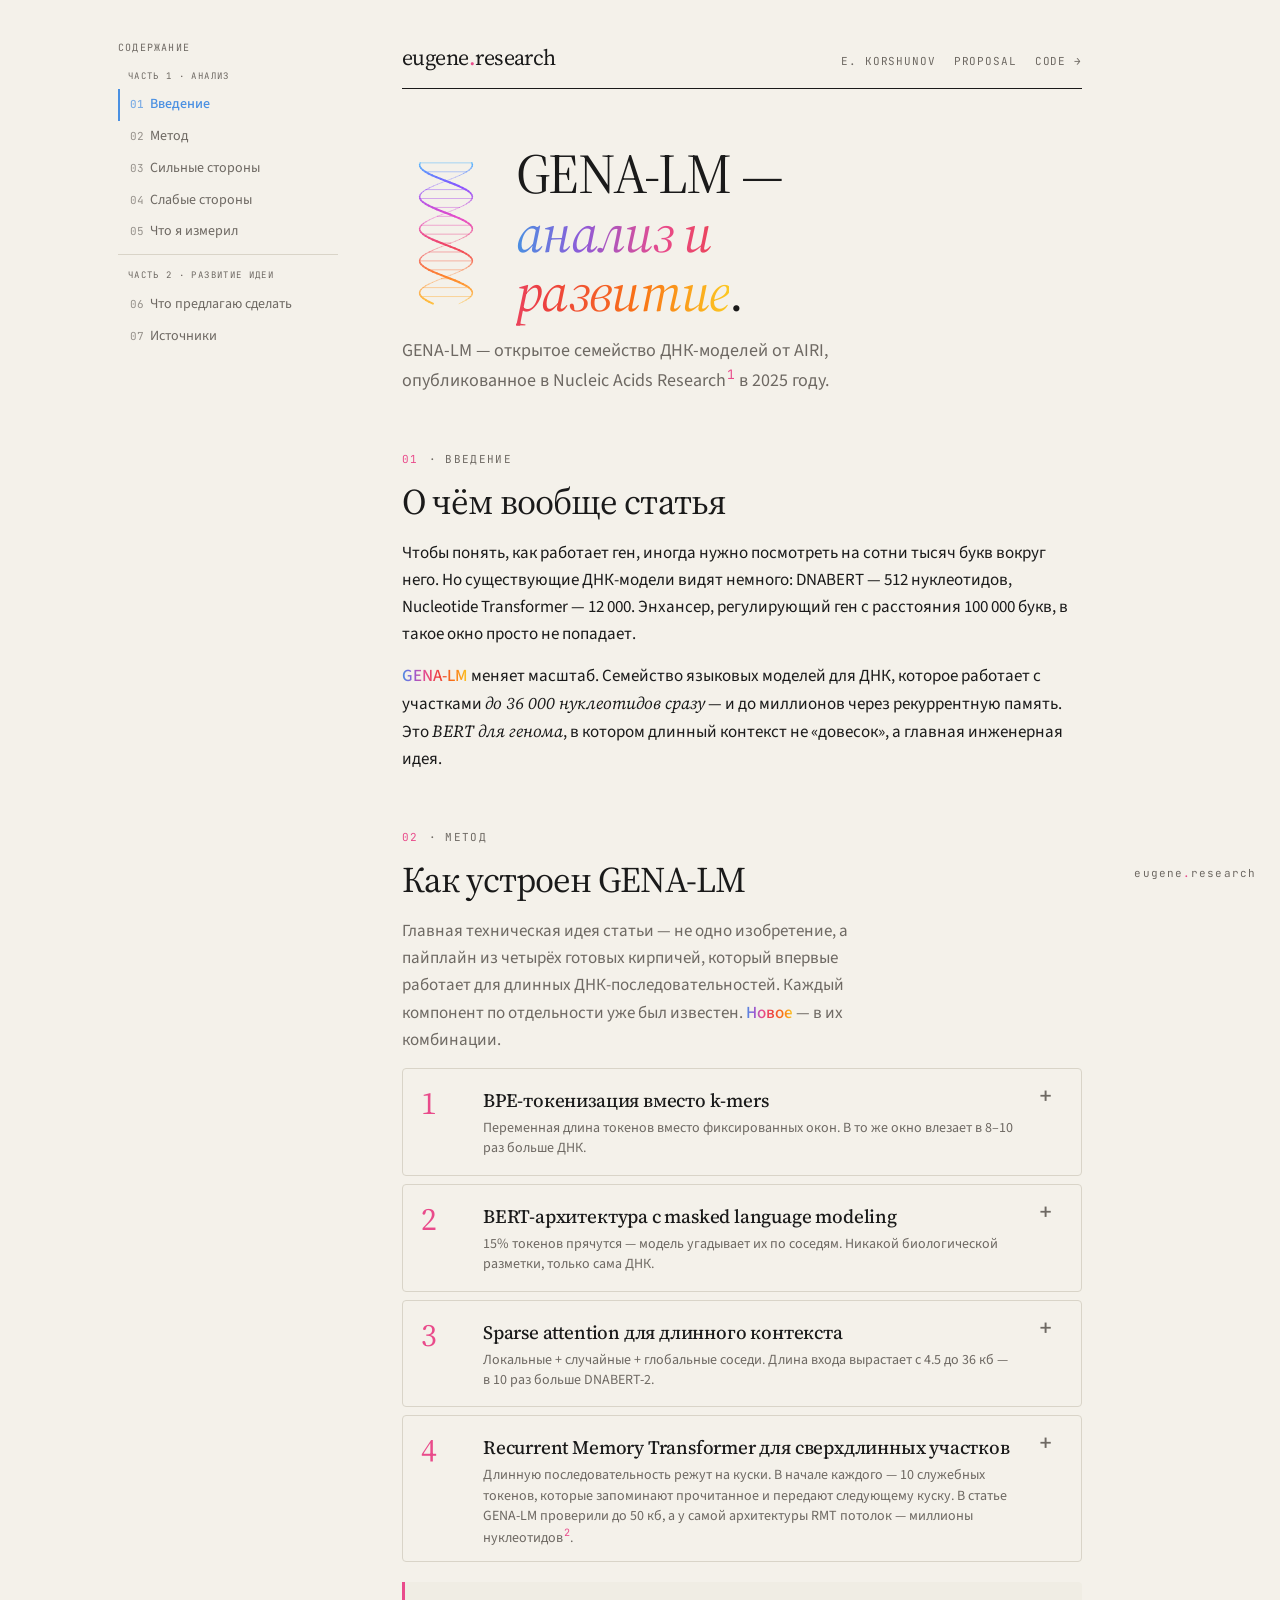
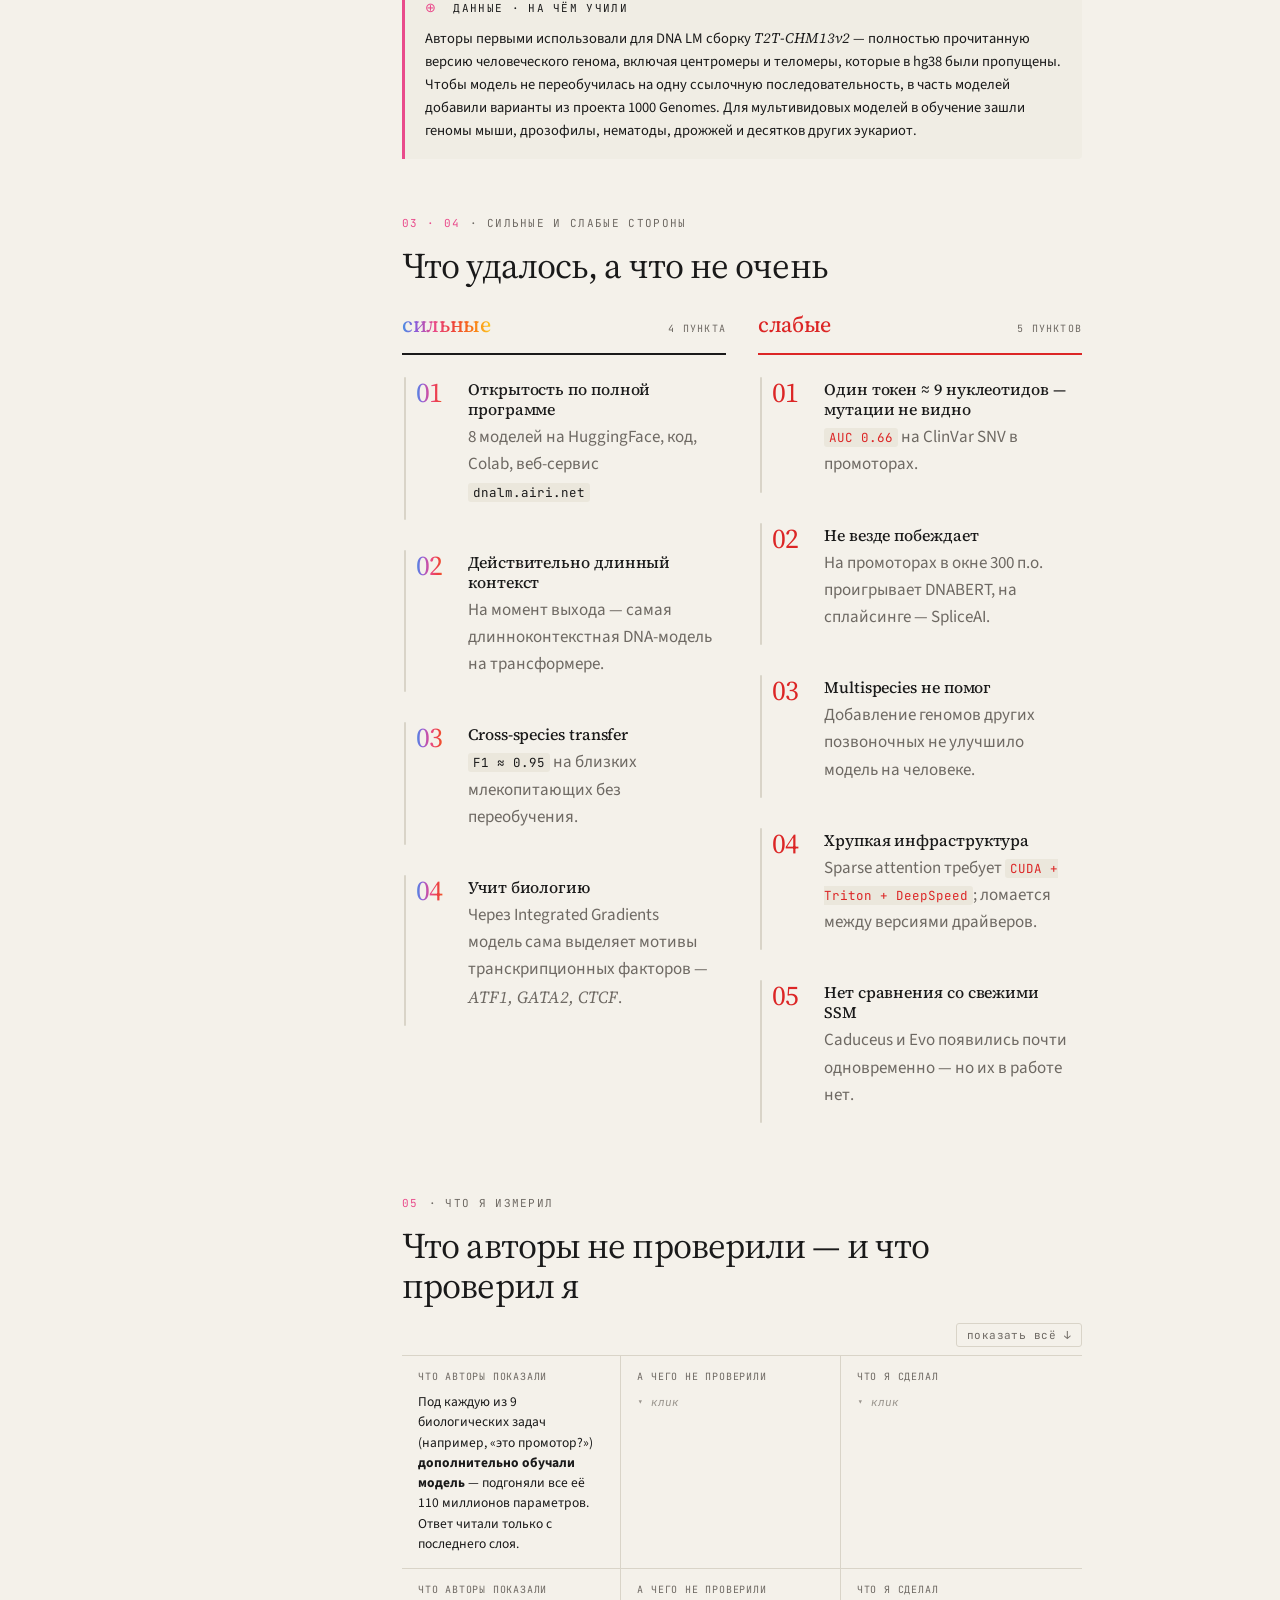
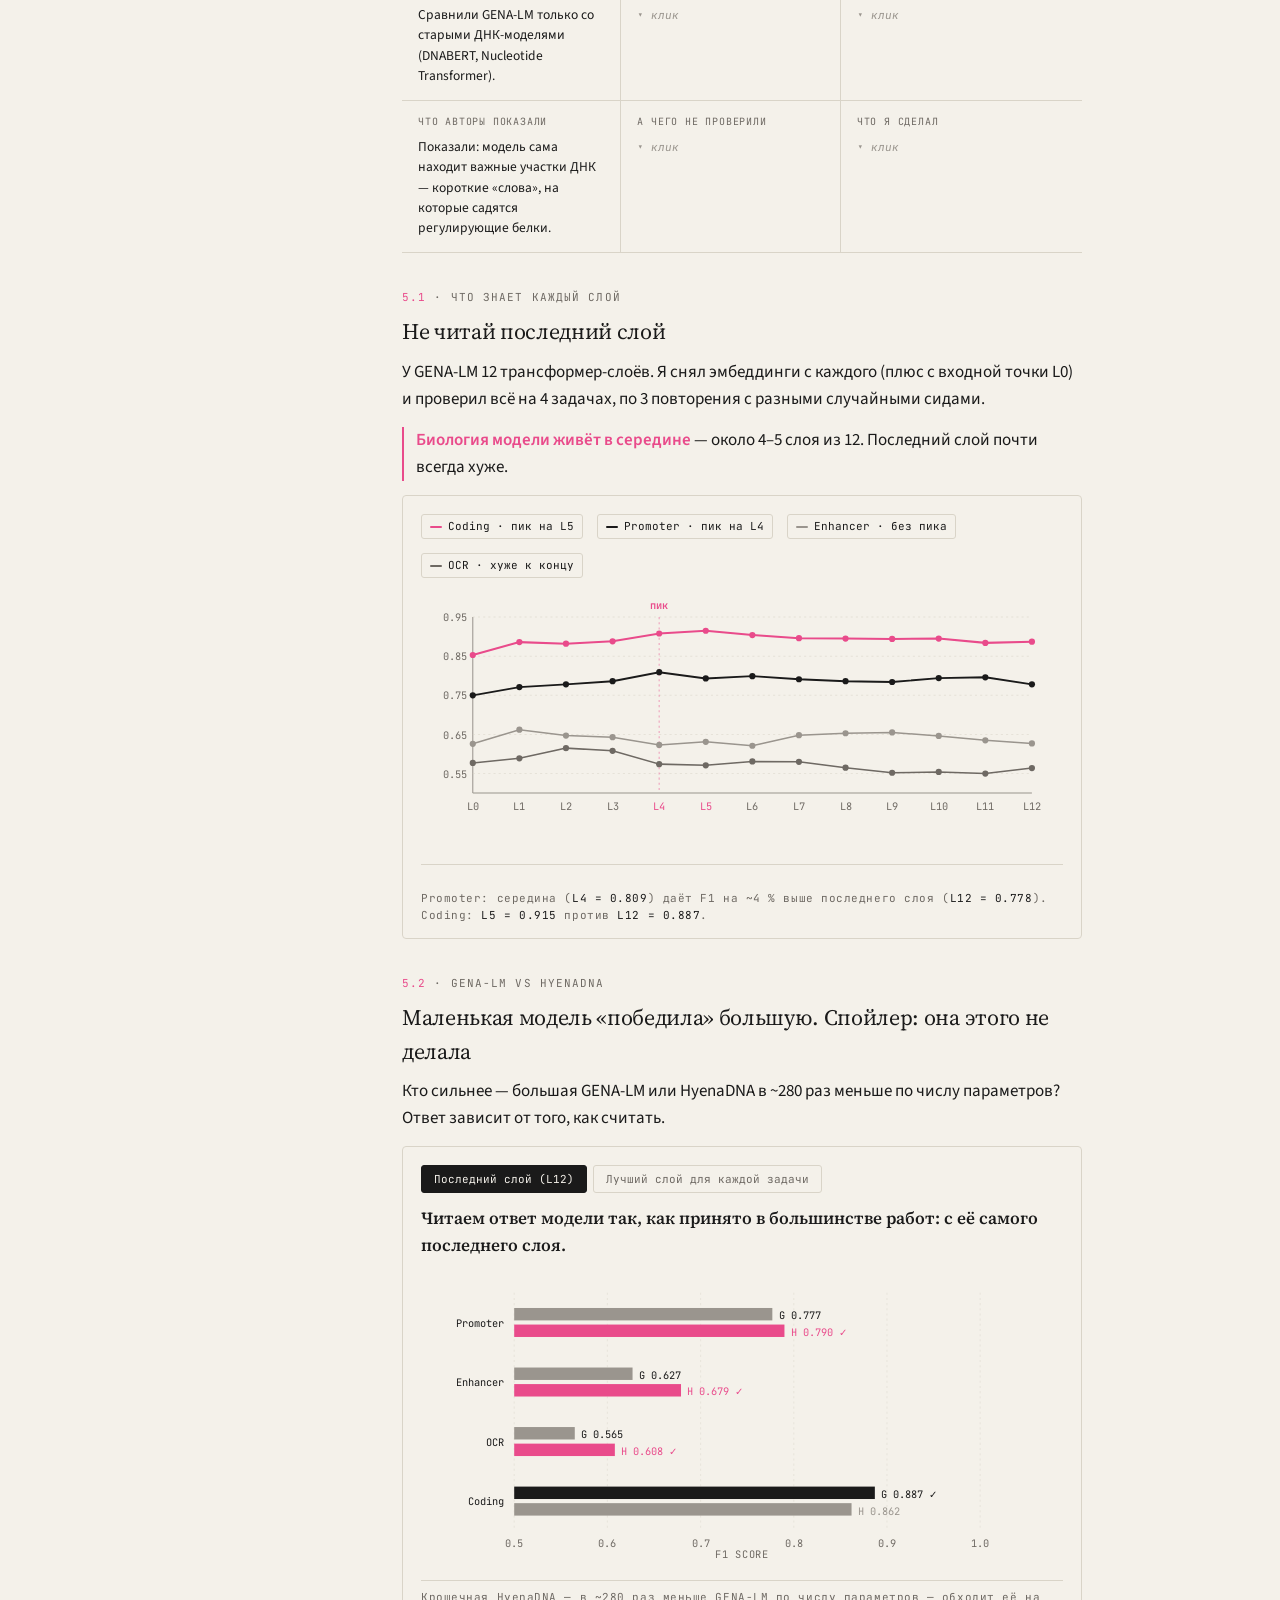
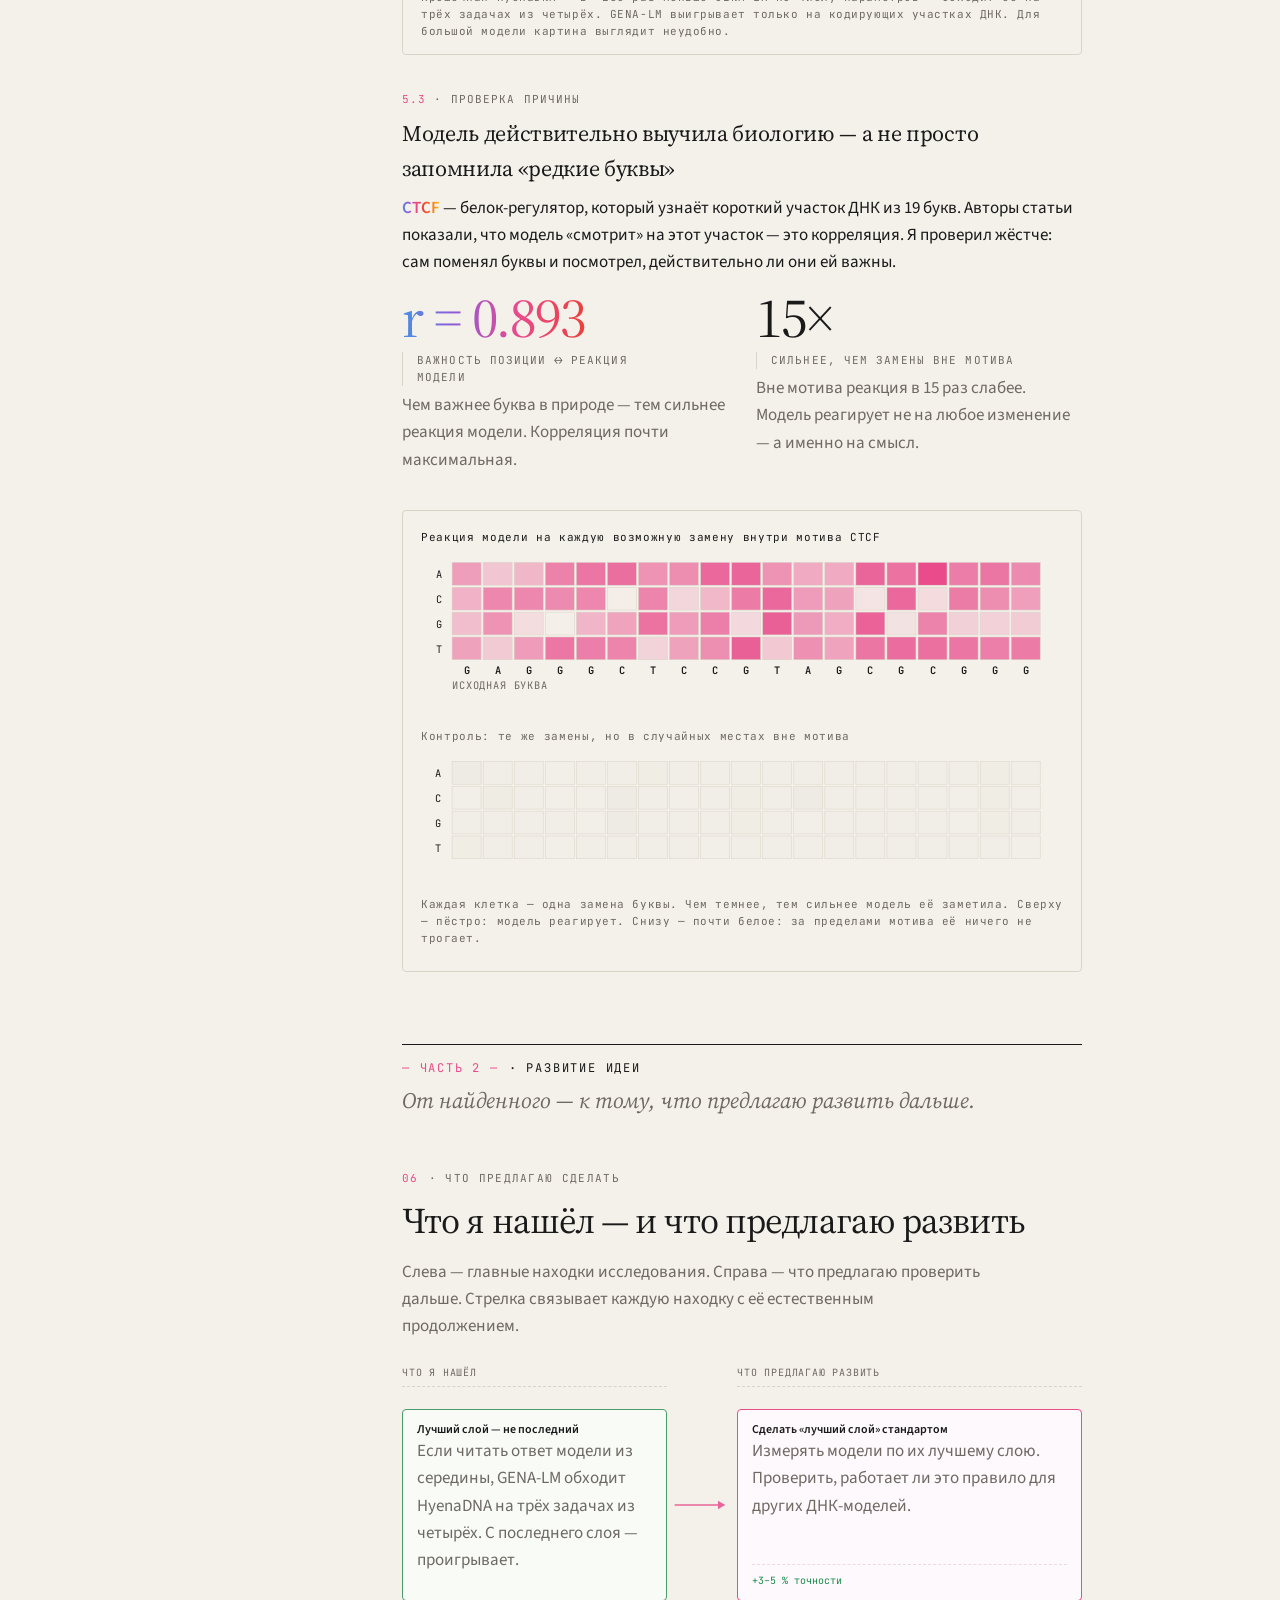
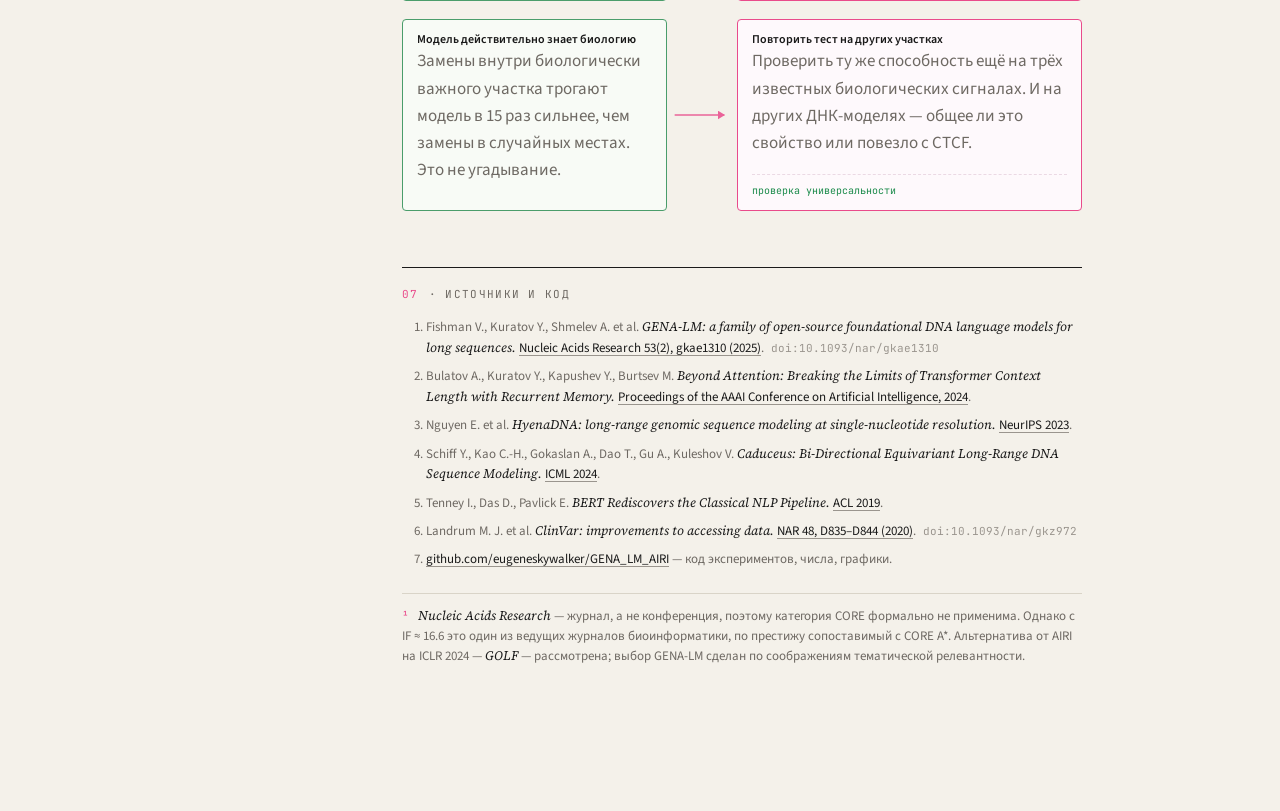
<file: docs/index.html>
<!DOCTYPE html>
<html lang="ru">
<head>
<meta charset="utf-8">
<title>GENA-LM · анализ и развитие</title>
<meta name="viewport" content="width=device-width, initial-scale=1">

<link rel="preconnect" href="https://fonts.googleapis.com">
<link rel="preconnect" href="https://fonts.gstatic.com" crossorigin>
<link href="https://fonts.googleapis.com/css2?family=Source+Serif+4:opsz,wght@8..60,400;8..60,600&family=Source+Sans+3:wght@300;400;500;600&family=JetBrains+Mono:wght@400;500&display=swap" rel="stylesheet">

<style>
  :root {
    --paper:      #F4F1EA;
    --paper-2:    #F0EDE4;
    --paper-3:    #EBE7DC;
    --ink:        #1A1A1A;
    --ink-2:      #2C2C2C;
    --gray:       #6E6963;
    --gray-2:     #9A958E;
    --hairline:   #D9D4C8;
    --magenta:    #E94B8B;
    --alert:      #DC2626;
    --dna-1: #4A90E2; --dna-2: #8E5BD8; --dna-3: #E94B8B;
    --dna-4: #EC4040; --dna-5: #F97316; --dna-6: #FCC822;
    --dna-gradient: linear-gradient(90deg, var(--dna-1) 0%, var(--dna-2) 16%, var(--dna-3) 36%, var(--dna-4) 55%, var(--dna-5) 78%, var(--dna-6) 100%);
    --font-display: "Source Serif 4", Georgia, serif;
    --font-body:    "Source Sans 3", -apple-system, "Segoe UI", sans-serif;
    --font-mono:    "JetBrains Mono", ui-monospace, "SF Mono", Menlo, monospace;
  }
  * { box-sizing: border-box; }
  html { font-size: 16px; scroll-behavior: smooth; }
  body {
    background: var(--paper); color: var(--ink);
    font-family: var(--font-body); font-size: 17px; line-height: 1.55;
    margin: 0; -webkit-font-smoothing: antialiased;
  }

  .shell {
    display: grid; grid-template-columns: 220px minmax(0, 1fr);
    gap: 64px; max-width: 1140px; margin: 0 auto;
    padding: 40px 48px 140px 48px;
  }
  @media (max-width: 900px) { .shell { grid-template-columns: 1fr; gap: 24px; padding: 24px; } }

  .sidebar { position: sticky; top: 32px; align-self: start; }
  .sb-label {
    font-family: var(--font-mono); font-size: 10px; letter-spacing: 0.12em;
    text-transform: uppercase; color: var(--gray); margin-bottom: 14px;
  }
  .sb-list { list-style: none; margin: 0; padding: 0; }
  .sb-list li.part-mark {
    font-family: var(--font-mono); font-size: 9px; letter-spacing: 0.15em;
    text-transform: uppercase; color: var(--gray); padding: 14px 0 6px 10px;
    border-top: 1px solid var(--hairline); margin-top: 6px;
  }
  .sb-list li.part-mark:first-child { border-top: none; margin-top: 0; padding-top: 0; }
  .sb-list a {
    display: block; font-size: 14px; color: var(--gray);
    text-decoration: none; padding: 5px 0 5px 10px;
    border-left: 2px solid transparent;
    transition: color 220ms ease, border-left-color 220ms ease;
  }
  .sb-list a:hover { color: var(--ink); }
  .sb-list a.active { font-weight: 500; }
  .sb-count { font-family: var(--font-mono); color: inherit; opacity: 0.7; font-size: 11px; margin-right: 6px; }

  .main { max-width: 680px; }

  .header {
    display: flex; justify-content: space-between; align-items: baseline;
    border-bottom: 1px solid var(--ink); padding-bottom: 14px; margin-bottom: 56px;
  }
  .mark { font-family: var(--font-display); font-size: 22px; letter-spacing: -0.025em; }
  .mark .dot { color: var(--magenta); }
  .mark .it { font-style: italic; }
  .meta {
    font-family: var(--font-mono); font-size: 11px; color: var(--gray);
    letter-spacing: 0.08em; text-transform: uppercase; display: flex; gap: 18px;
  }
  .meta a { color: var(--gray); text-decoration: none; }
  .meta a:hover { color: var(--ink); }

  /* hero with logo */
  .hero-row {
    display: flex; align-items: center; gap: 26px; margin-bottom: 16px;
  }
  /* Parametric 3D DNA helix — SVG renders, JS animates */
  .dna-helix {
    width: 88px;
    height: auto;
    display: block;
    flex-shrink: 0;
    overflow: visible;
  }
  .dna-helix line { stroke-linecap: round; }
  /* DNA-gradient text — without italic (for inline emphasis) */
  .rainbow {
    background: var(--dna-gradient);
    -webkit-background-clip: text; background-clip: text;
    -webkit-text-fill-color: transparent;
    color: transparent;
    font-weight: 500;
  }
  .title {
    font-family: var(--font-display); font-size: 56px; line-height: 1.05;
    letter-spacing: -0.03em; font-weight: 400; margin: 0; max-width: 16ch;
  }
  .title .moment {
    background: var(--dna-gradient);
    -webkit-background-clip: text; background-clip: text;
    -webkit-text-fill-color: transparent; font-style: italic;
  }
  .deck {
    font-size: 18px; line-height: 1.55; color: var(--gray);
    max-width: 56ch; margin: 0 0 56px 0;
  }
  .deck strong { color: var(--ink); font-weight: 500; }

  .section { margin-top: 56px; scroll-margin-top: 32px; }
  .eyebrow {
    font-family: var(--font-mono); font-size: 11px; color: var(--gray);
    letter-spacing: 0.12em; text-transform: uppercase; margin-bottom: 14px;
    display: flex; gap: 10px; align-items: baseline;
  }
  .eyebrow .num { color: var(--magenta); }
  .section h2 {
    font-family: var(--font-display); font-size: 36px; letter-spacing: -0.025em;
    line-height: 1.1; font-weight: 400; margin: 0 0 18px 0;
  }
  .section p { font-size: 17px; line-height: 1.6; margin: 0 0 14px 0; }
  .section p em { font-family: var(--font-display); font-style: italic; }
  .fn { font-family: var(--font-mono); font-size: 0.72em; vertical-align: super; color: var(--magenta); text-decoration: none; margin-left: 1px; }

  .detail {
    background: var(--paper-2); border-radius: 4px; padding: 14px 18px; margin: 18px 0 24px 0;
  }
  .detail summary {
    font-family: var(--font-mono); font-size: 11px; color: var(--gray);
    letter-spacing: 0.1em; text-transform: uppercase; cursor: pointer;
    list-style: none; display: flex; align-items: center; gap: 8px;
  }
  .detail summary::-webkit-details-marker { display: none; }
  .detail summary::before { content: "▸"; color: var(--gray); transition: transform 180ms; }
  .detail[open] summary::before { transform: rotate(90deg); }
  .detail .body { margin-top: 12px; font-size: 14px; line-height: 1.55; }
  .detail .body p { font-size: 14px; line-height: 1.55; margin: 0 0 8px 0; }

  /* ===== Strengths & Weaknesses — interactive grid ===== */
  .sw-grid {
    display: grid; grid-template-columns: 1fr 1fr; gap: 32px;
    margin-top: 22px;
  }
  @media (max-width: 720px) { .sw-grid { grid-template-columns: 1fr; gap: 24px; } }

  .sw-col { position: relative; }
  .sw-col-head {
    display: flex; align-items: baseline; justify-content: space-between;
    margin-bottom: 8px; padding-bottom: 12px;
    border-bottom: 2px solid;
  }
  .sw-col.strengths .sw-col-head { border-bottom-color: var(--ink); }
  .sw-col.weaknesses .sw-col-head { border-bottom-color: var(--alert); }
  .sw-col-title {
    font-family: var(--font-display); font-size: 22px;
    letter-spacing: -0.015em; font-weight: 500;
  }
  .sw-col.strengths .sw-col-title {
    background: var(--dna-gradient);
    -webkit-background-clip: text; background-clip: text;
    -webkit-text-fill-color: transparent; color: transparent;
  }
  .sw-col.weaknesses .sw-col-title { color: var(--alert); }
  .sw-col-count {
    font-family: var(--font-mono); font-size: 10px;
    letter-spacing: 0.12em; text-transform: uppercase; color: var(--gray);
  }

  .sw-list { list-style: none; margin: 0; padding: 0; }
  .sw-item {
    position: relative;
    display: grid; grid-template-columns: 40px 1fr; gap: 12px;
    padding: 14px 14px 14px 14px; margin: 2px 0;
    border-radius: 4px; cursor: pointer; outline: none;
    transition: background 240ms cubic-bezier(0.2, 0, 0, 1),
                transform 240ms cubic-bezier(0.2, 0, 0, 1);
  }
  .sw-item::before {
    content: ""; position: absolute;
    left: 2px; top: 14px; bottom: 14px; width: 2px;
    border-radius: 2px; background: var(--hairline);
    transition: background 240ms ease, transform 280ms cubic-bezier(0.2, 0, 0, 1);
    transform-origin: center;
  }
  .sw-item:hover,
  .sw-item:focus-visible,
  .sw-item.is-pinned { background: var(--paper-2); }
  .sw-item:hover::before,
  .sw-item:focus-visible::before,
  .sw-item.is-pinned::before { transform: scaleY(1.08); }

  .sw-col.strengths .sw-item:hover::before,
  .sw-col.strengths .sw-item:focus-visible::before,
  .sw-col.strengths .sw-item.is-pinned::before { background: var(--dna-gradient); }
  .sw-col.weaknesses .sw-item:hover::before,
  .sw-col.weaknesses .sw-item:focus-visible::before,
  .sw-col.weaknesses .sw-item.is-pinned::before { background: var(--alert); }

  .sw-item.is-pinned { box-shadow: inset 0 0 0 1px var(--hairline); }

  .sw-num {
    font-family: var(--font-display);
    font-size: 28px; line-height: 1; letter-spacing: -0.025em;
    font-weight: 400; font-variant-numeric: tabular-nums;
    padding-top: 1px;
    transition: transform 240ms cubic-bezier(0.2, 0, 0, 1);
  }
  .sw-col.strengths .sw-num {
    background: var(--dna-gradient);
    -webkit-background-clip: text; background-clip: text;
    -webkit-text-fill-color: transparent; color: transparent;
  }
  .sw-col.weaknesses .sw-num { color: var(--alert); }
  .sw-item:hover .sw-num,
  .sw-item:focus-visible .sw-num,
  .sw-item.is-pinned .sw-num { transform: translateX(2px); }

  .sw-body { min-width: 0; padding-top: 2px; }
  .sw-title {
    font-family: var(--font-display); font-size: 16px;
    font-weight: 500; line-height: 1.25;
    letter-spacing: -0.005em; color: var(--ink);
    margin: 0 0 5px 0;
  }
  .sw-desc {
    font-size: 13.5px; line-height: 1.5; color: var(--gray);
    margin: 0;
  }
  .sw-desc .metric {
    font-family: var(--font-mono); font-size: 12.5px;
    color: var(--ink); font-variant-numeric: tabular-nums;
    padding: 1px 5px; border-radius: 3px;
    background: var(--paper-3);
  }
  .sw-col.weaknesses .sw-desc .metric { color: var(--alert); }

  @media (max-width: 480px) {
    .sw-item { grid-template-columns: 32px 1fr; padding: 12px 10px; }
    .sw-num { font-size: 22px; }
  }

  .part-divider {
    border-top: 1px solid var(--ink); margin: 72px 0 0 0; padding-top: 14px;
  }
  .part-divider .eyebrow {
    font-family: var(--font-mono); font-size: 12px; color: var(--ink);
    letter-spacing: 0.15em; text-transform: uppercase; margin: 0;
  }
  .part-divider .eyebrow .magenta { color: var(--magenta); }
  .part-divider .deck-2 {
    font-family: var(--font-display); font-size: 22px; line-height: 1.3;
    color: var(--gray); margin: 8px 0 0 0; font-weight: 400; font-style: italic;
  }

  .sub { margin-top: 36px; }
  .sub h3 {
    font-family: var(--font-display); font-size: 22px; letter-spacing: -0.015em;
    font-weight: 400; margin: 0 0 10px 0;
  }
  .sub .lead {
    font-family: var(--font-mono); font-size: 11px; color: var(--gray);
    letter-spacing: 0.1em; text-transform: uppercase; margin-bottom: 8px;
  }
  .sub .lead .magenta { color: var(--magenta); }

  .chart {
    border: 1px solid var(--hairline); border-radius: 4px;
    padding: 18px 18px 14px 18px; margin: 14px 0 14px 0; background: var(--paper);
  }
  .chart .cap {
    font-family: var(--font-mono); font-size: 11px; color: var(--gray);
    letter-spacing: 0.05em; margin-top: 10px; border-top: 1px solid var(--hairline); padding-top: 8px;
    white-space: pre-line;
  }
  .chart .cap .num { color: var(--ink); font-variant-numeric: tabular-nums; }
  .chart .cap.cap-tight {
    margin-top: 6px; border-top: none; padding-top: 0;
  }

  .readout {
    display: grid; grid-template-columns: 1fr 1fr; gap: 28px;
    align-items: start; margin: 10px 0 22px 0;
  }
  @media (max-width: 720px) {
    .readout { grid-template-columns: 1fr; }
  }
  .readout > div { display: flex; flex-direction: column; gap: 6px; }
  .readout .big {
    font-family: var(--font-display); font-size: 56px; line-height: 1;
    letter-spacing: -0.02em; font-weight: 400;
    background: var(--dna-gradient);
    -webkit-background-clip: text; background-clip: text;
    -webkit-text-fill-color: transparent;
  }
  .readout .big-ink { color: var(--ink); -webkit-text-fill-color: var(--ink); background: none; }
  .rainbow-word {
    background: var(--dna-gradient);
    -webkit-background-clip: text; background-clip: text;
    -webkit-text-fill-color: transparent;
    font-weight: 600;
  }
  .readout .lbl {
    font-family: var(--font-mono); font-size: 11px; color: var(--gray);
    letter-spacing: 0.1em; text-transform: uppercase;
    border-left: 1px solid var(--hairline); padding-left: 14px;
    max-width: 280px;
  }
  .readout-note {
    margin: 4px 0 0; font-size: 13px; line-height: 1.55;
    color: var(--gray); max-width: 380px;
  }

  .refs { margin-top: 56px; border-top: 1px solid var(--ink); padding-top: 18px; }
  .refs ol { margin: 0; padding-left: 24px; }
  .refs li { font-size: 13px; line-height: 1.5; color: var(--gray); margin-bottom: 8px; }
  .refs li em { font-family: var(--font-display); font-style: italic; color: var(--ink); }
  .refs li a {
    color: var(--ink); text-decoration: underline;
    text-decoration-color: var(--gray-2); text-underline-offset: 3px;
    transition: text-decoration-color 180ms ease;
  }
  .refs li a:hover { text-decoration-color: var(--magenta); }
  .refs li .doi {
    font-family: var(--font-mono); font-size: 11px; color: var(--gray-2);
    margin-left: 4px;
  }

  .footnotes {
    margin-top: 24px; font-size: 13px; color: var(--gray); line-height: 1.5;
    border-top: 1px solid var(--hairline); padding-top: 12px;
  }
  .footnotes p { font-size: 13px; line-height: 1.5; margin: 0 0 4px 0; }
  .footnotes .fn-mark {
    color: var(--magenta); font-family: var(--font-mono);
    margin-right: 6px; font-size: 11px; font-weight: 500;
  }
  .footnotes em { font-family: var(--font-display); font-style: italic; color: var(--ink); }

  .watermark {
    position: fixed; bottom: 18px; right: 24px;
    font-family: var(--font-mono); font-size: 11px; color: var(--gray);
    letter-spacing: 0.1em; text-transform: lowercase; pointer-events: none;
  }
  .watermark .dot { color: var(--magenta); }

  .svg-chart text { font-family: var(--font-mono); font-size: 10px; fill: var(--gray); }
  .svg-chart .axis-line { stroke: var(--hairline); stroke-width: 1; }
  .svg-chart .data-line { fill: none; stroke: var(--ink); stroke-width: 1.5; }
  .svg-chart .data-line.accent { stroke: var(--magenta); stroke-width: 2; }
  .svg-chart .data-dot { fill: var(--ink); }
  .svg-chart .data-dot.accent { fill: var(--magenta); }
  .svg-chart .bar { fill: var(--ink); }
  .svg-chart .bar.accent { fill: var(--magenta); }
  .svg-chart .bar.muted { fill: var(--gray-2); }
  .svg-chart .label-strong { fill: var(--ink); font-weight: 500; }
  .svg-chart .peak-marker { stroke: var(--magenta); stroke-width: 1; stroke-dasharray: 2 3; }

  /* ===== method cards ===== */
  .m-intro {
    font-size: 17px; line-height: 1.6; color: var(--gray);
    margin: 0 0 24px 0; max-width: 60ch;
  }
  .m-intro strong { color: var(--ink); font-weight: 500; }

  .method-cards {
    display: flex; flex-direction: column; gap: 8px;
    margin: 0 0 20px 0;
  }
  .m-card {
    border: 1px solid var(--hairline);
    border-radius: 4px;
    background: var(--paper);
    cursor: pointer;
    transition: background 220ms var(--ease-out, ease),
                border-color 220ms var(--ease-out, ease);
    overflow: hidden;
  }
  .m-card:hover { border-color: var(--ink); }
  .m-card:focus { outline: none; border-color: var(--ink); }
  .m-card.is-open {
    background: var(--paper-2);
    border-color: var(--ink);
  }

  .m-head {
    display: grid;
    grid-template-columns: 48px 1fr 36px;
    gap: 14px;
    align-items: start;
    padding: 16px 18px;
  }
  .m-num {
    font-family: var(--font-display);
    font-size: 32px; line-height: 1;
    color: var(--magenta);
    letter-spacing: -0.02em;
    padding-top: 2px;
  }
  .m-card.is-open .m-num {
    background: var(--dna-gradient);
    -webkit-background-clip: text; background-clip: text;
    -webkit-text-fill-color: transparent;
    color: transparent;
  }
  .m-title-wrap { padding-top: 4px; min-width: 0; }
  .m-title {
    font-family: var(--font-display);
    font-size: 19px;
    font-weight: 500;
    margin-bottom: 6px;
    line-height: 1.22;
    letter-spacing: -0.01em;
    color: var(--ink);
  }
  .m-tease {
    font-size: 14px;
    color: var(--gray);
    line-height: 1.45;
    transition: opacity 220ms ease, max-height 220ms ease;
    max-height: 80px;
    overflow: hidden;
  }
  .m-card.is-open .m-tease {
    opacity: 0;
    max-height: 0;
    margin-bottom: -6px;
  }
  .m-toggle {
    font-family: var(--font-mono);
    font-size: 22px;
    color: var(--gray);
    text-align: center;
    padding-top: 0;
    line-height: 1;
    transition: transform 280ms var(--ease-out, ease), color 220ms ease;
    user-select: none;
  }
  .m-card.is-open .m-toggle {
    transform: rotate(45deg);
    color: var(--magenta);
  }

  .m-body {
    max-height: 0;
    overflow: hidden;
    padding: 0 18px 0 80px;
    transition: max-height 360ms var(--ease-out, ease),
                padding 320ms var(--ease-out, ease);
  }
  .m-card.is-open .m-body {
    max-height: 800px;
    padding: 4px 18px 18px 80px;
  }
  .m-body p {
    font-size: 14.5px !important;
    line-height: 1.6 !important;
    color: var(--ink) !important;
    margin: 0 0 10px 0 !important;
    max-width: none !important;
  }
  .m-body p em {
    font-family: var(--font-display);
    font-style: italic;
  }
  .m-viz {
    margin-top: 12px;
    border-top: 1px solid var(--hairline);
    padding-top: 12px;
  }
  .m-viz svg { width: 100%; height: auto; display: block; }

  /* data card — distinct from method-cards */
  .m-data-card {
    background: var(--paper-2);
    border-left: 3px solid var(--magenta);
    padding: 16px 20px;
    margin-top: 20px;
    border-radius: 0 4px 4px 0;
  }
  .m-data-card .eyebrow {
    margin-bottom: 8px;
    color: var(--ink);
  }
  .m-data-card .m-data-mark {
    color: var(--magenta);
    font-family: var(--font-mono);
    margin-right: 6px;
    font-size: 13px;
  }
  .m-data-card p {
    font-size: 14.5px !important;
    line-height: 1.6 !important;
    color: var(--ink) !important;
    margin: 0 !important;
    max-width: none !important;
  }
  .m-data-card p em {
    font-family: var(--font-display);
    font-style: italic;
  }

  @media (max-width: 640px) {
    .m-head { grid-template-columns: 36px 1fr 28px; gap: 10px; padding: 14px 14px; }
    .m-num { font-size: 26px; }
    .m-title { font-size: 17px; }
    .m-card.is-open .m-body { padding: 4px 14px 14px 60px; }
    .m-body { padding: 0 14px 0 60px; }
  }
  .chart-legend {
    display: flex; flex-wrap: wrap; gap: 14px;
    font-family: var(--font-mono); font-size: 11px;
    margin-bottom: 8px;
  }
  .chart-legend .item {
    cursor: pointer; user-select: none;
    display: flex; align-items: center; gap: 6px;
    padding: 3px 8px; border: 1px solid var(--hairline);
    border-radius: 3px; transition: opacity .15s ease;
  }
  .chart-legend .item.muted { opacity: 0.35; }
  .chart-legend .item .swatch {
    width: 12px; height: 2px; border-radius: 1px;
  }
  .chart-tooltip {
    position: fixed; pointer-events: none;
    background: var(--ink); color: var(--paper);
    font-family: var(--font-mono); font-size: 11px;
    padding: 8px 11px; border-radius: 3px; z-index: 1000;
    white-space: pre; line-height: 1.5;
    transform: translate(-50%, -100%);
  }
  .chart-tooltip::after {
    content: ''; position: absolute;
    left: 50%; bottom: -5px; transform: translateX(-50%);
    width: 0; height: 0;
    border-left: 5px solid transparent;
    border-right: 5px solid transparent;
    border-top: 5px solid var(--ink);
  }
  .chart-tooltip .ttl { color: var(--magenta); font-weight: 600; }
  .chart { position: relative; }
  .data-line { fill: none; stroke-width: 1.5; transition: opacity .15s ease; }
  .data-line.muted { opacity: 0.15; }
  .data-dot { transition: opacity .15s ease; cursor: pointer; pointer-events: none; }
  .data-dot.muted { opacity: 0.15; }
  .data-hit { fill: transparent; cursor: pointer; }
  .data-hit.muted { pointer-events: none; }
  .peak-marker { stroke: var(--magenta); stroke-width: 1; stroke-dasharray: 3 4; opacity: 0.5; }

  /* §5.1 takeaway emphasis + caption hint */
  .takeaway {
    margin-top: 8px; font-size: 16px; line-height: 1.55; color: var(--ink);
    border-left: 2px solid var(--magenta); padding-left: 12px;
  }
  .takeaway-key { color: var(--magenta); font-weight: 600; }
  .cap-hint {
    font-family: var(--font-mono); font-size: 11px;
    color: var(--gray); font-style: italic;
    margin-top: 8px; line-height: 1.5;
  }

  /* §05 intro: progressive-reveal study card */
  .study-card {
    margin: 8px 0 32px 0;
  }
  .study-actions {
    display: flex; justify-content: flex-end;
    margin-bottom: 8px;
  }
  .reveal-all {
    font-family: var(--font-mono); font-size: 11px;
    background: transparent; border: 1px solid var(--hairline);
    color: var(--gray); padding: 4px 10px; cursor: pointer;
    border-radius: 3px; letter-spacing: 0.04em;
    transition: color .15s ease, border-color .15s ease;
  }
  .reveal-all:hover { color: var(--ink); border-color: var(--ink); }
  .reveal-all.hidden { display: none; }

  .study-table {
    border-top: 1px solid var(--hairline);
    border-bottom: 1px solid var(--hairline);
  }
  .study-row {
    display: grid;
    grid-template-columns: 1fr 1fr 1.1fr;
    cursor: pointer;
    transition: background-color .2s ease;
    border-bottom: 1px solid var(--hairline);
  }
  .study-row:last-child { border-bottom: none; }
  .study-row:hover { background-color: var(--paper-2); }
  .study-cell {
    position: relative;
    padding: 14px 16px 14px 16px;
    border-right: 1px solid var(--hairline);
    min-height: 92px;
  }
  .study-cell:last-child { border-right: none; }
  .col-h {
    font-family: var(--font-mono); font-size: 10px; letter-spacing: 0.08em;
    text-transform: uppercase; color: var(--gray);
    margin-bottom: 8px; line-height: 1.4;
  }
  .col-body {
    font-size: 13.5px; line-height: 1.5; color: var(--ink);
    opacity: 0; max-height: 0; overflow: hidden;
    transition: opacity .35s ease;
  }
  .col-hint {
    font-family: var(--font-mono); font-size: 11px;
    color: var(--gray-2); font-style: italic;
    margin-top: 2px;
    transition: opacity .2s ease;
  }
  .study-row .col-shown .col-body { opacity: 1; max-height: 999px; }
  .study-row[data-stage="1"] .col-gap .col-body,
  .study-row[data-stage="2"] .col-gap .col-body,
  .study-row[data-stage="2"] .col-mine .col-body {
    opacity: 1; max-height: 999px;
  }
  .study-row[data-stage="1"] .col-gap .col-hint,
  .study-row[data-stage="2"] .col-gap .col-hint,
  .study-row[data-stage="2"] .col-mine .col-hint {
    display: none;
  }
  .study-row .col-shown .col-hint { display: none; }

  .col-arrow {
    position: absolute; right: -9px; top: 50%;
    transform: translateY(-50%);
    background: var(--paper); color: var(--magenta);
    font-family: var(--font-mono); font-size: 14px; font-weight: 600;
    padding: 1px 4px; line-height: 1;
    border-radius: 50%;
    opacity: 0; transition: opacity .3s ease;
    pointer-events: none;
    z-index: 2;
  }
  .study-row[data-stage="1"] .col-shown .col-arrow,
  .study-row[data-stage="2"] .col-shown .col-arrow,
  .study-row[data-stage="2"] .col-gap .col-arrow {
    opacity: 1;
  }

  .exp-num {
    font-family: var(--font-mono); color: var(--magenta);
    font-weight: 600; margin-right: 6px;
  }
  .jump-hint {
    display: block; margin-top: 6px;
    font-family: var(--font-mono); font-size: 11px;
    color: var(--magenta); letter-spacing: 0.04em;
    opacity: 0; transition: opacity .25s ease;
  }
  .study-row[data-stage="2"] .col-mine .jump-hint { opacity: 1; }

  /* pulse highlight on jumped-to subsection */
  .sub.pulse::before {
    content: '';
    position: absolute; left: -14px; top: 0; bottom: 0;
    width: 3px; background: var(--magenta);
    animation: sub-pulse 1.4s ease-out forwards;
  }
  .sub { position: relative; }
  @keyframes sub-pulse {
    0%   { opacity: 1; }
    70%  { opacity: 0.85; }
    100% { opacity: 0; }
  }

  /* Mobile: stack columns vertically */
  @media (max-width: 720px) {
    .study-row { grid-template-columns: 1fr; }
    .study-cell { border-right: none; border-bottom: 1px solid var(--hairline); min-height: auto; }
    .study-cell:last-child { border-bottom: none; }
    .col-arrow { display: none; }
  }

  .chart-toggle {
    display: flex; gap: 6px; margin-bottom: 12px;
  }
  .chart-toggle .toggle-btn {
    font-family: var(--font-mono); font-size: 11px;
    background: transparent; border: 1px solid var(--hairline);
    color: var(--gray); padding: 6px 12px; cursor: pointer;
    border-radius: 3px; transition: all .15s ease;
  }
  .chart-toggle .toggle-btn:hover { color: var(--ink); border-color: var(--ink); }
  .chart-toggle .toggle-btn.active {
    background: var(--ink); color: var(--paper); border-color: var(--ink);
  }
  .chart-headline {
    font-family: var(--font-display); font-size: 17px; font-weight: 600;
    margin-bottom: 14px; color: var(--ink); transition: opacity .2s ease;
  }
  .bar { transition: width .3s ease, x .3s ease; }
  .heatmap-pair { display: flex; flex-direction: column; gap: 14px; margin-bottom: 10px; }
  .heatmap-block { position: relative; }
  .hm-title {
    font-family: var(--font-mono); font-size: 11px; color: var(--ink);
    letter-spacing: 0.06em; margin-bottom: 4px;
  }
  .hm-title.hm-control { color: var(--gray); }
  .hm-cell { cursor: pointer; transition: stroke .12s ease; }
  .hm-cell:hover { stroke: var(--ink); stroke-width: 1.5; }

  .rm-intro {
    max-width: 580px; color: var(--gray); margin-bottom: 28px;
  }
  .roadmap {
    display: grid; grid-template-columns: 1fr 70px 1.3fr;
    column-gap: 0; row-gap: 18px;
    margin: 24px 0; align-items: stretch;
  }
  @media (max-width: 720px) {
    .roadmap { grid-template-columns: 1fr; row-gap: 14px; }
    .rm-arrow-cell, .rm-head-spacer { display: none; }
  }
  .rm-col-head {
    font-family: var(--font-mono); font-size: 10px;
    letter-spacing: 0.08em; text-transform: uppercase;
    color: var(--gray); margin-bottom: 4px; padding-bottom: 6px;
    border-bottom: 1px dashed var(--hairline);
  }
  .rm-arrow-cell {
    display: flex; align-items: center; justify-content: center;
    padding: 0 6px;
  }
  .rm-arrow-cell svg { width: 100%; height: 20px; display: block; }
  .rm-card {
    padding: 12px 14px; border-radius: 4px;
    display: flex; flex-direction: column;
    transition: opacity .15s ease, border-color .15s ease, background-color .15s ease;
  }
  .rm-card.find {
    background: #F8FBF6; border: 1px solid #4A9D6B;
  }
  .rm-card.prop {
    background: #FEF9FC; border: 1px solid var(--magenta);
  }
  .rm-card.dimmed { opacity: 0.3; }
  .rm-card.highlighted { border-width: 2px; box-shadow: 0 0 0 1px var(--magenta); }
  .rm-tag {
    display: inline-block; font-family: var(--font-mono); font-size: 9px;
    letter-spacing: 0.06em; color: #2E5D40; background: #D9ECDF;
    padding: 1px 6px; border-radius: 2px; margin-bottom: 6px;
  }
  .rm-title { font-size: 12px; font-weight: 600; line-height: 1.35; color: var(--ink); }
  .rm-metric {
    font-family: var(--font-mono); font-size: 10px;
    color: #2E5D40; margin-top: 5px; font-weight: 500;
  }
  .rm-card.prop .rm-metric { color: var(--magenta); }
  .rm-note { font-size: 11px; color: var(--gray); margin: 5px 0 0; line-height: 1.5; }
  .rm-prop-head {
    display: flex; justify-content: space-between; align-items: baseline;
    margin-bottom: 5px;
  }
  .rm-ord {
    font-family: var(--font-mono); font-size: 10px;
    color: var(--magenta); font-weight: 600; letter-spacing: 0.08em;
  }
  .rm-source {
    font-family: var(--font-mono); font-size: 9px;
    color: #2E5D40; background: #D9ECDF;
    padding: 1px 6px; border-radius: 2px;
  }
  .rm-meta {
    display: flex; gap: 14px; margin-top: auto;
    padding-top: 8px; border-top: 1px dashed #EBD9E4;
    font-family: var(--font-mono); font-size: 10px;
  }
  .rm-impact { color: #1A8A4A; }
  .rm-effort { color: var(--gray); }
  .rm-arrow { transition: opacity .15s ease; }
  .rm-arrow.dimmed { opacity: 0.15; }

  .correction-hero {
    margin: 56px 0 64px;
    padding: 28px 0 28px 28px;
    border-left: 4px solid var(--magenta);
    background: var(--paper-2);
    border-radius: 0 4px 4px 0;
  }
  .correction-hero .eyebrow {
    font-family: var(--font-mono); font-size: 10px; letter-spacing: 0.12em;
    text-transform: uppercase; color: var(--magenta); margin-bottom: 10px;
  }
  .oc-source {
    display: inline-block; font-family: var(--font-mono); font-size: 10px;
    color: #2E5D40; background: #D9ECDF;
    padding: 2px 7px; border-radius: 2px; margin-bottom: 14px;
  }
  .oc-quote {
    font-family: var(--font-display); font-size: 22px; line-height: 1.42;
    font-style: italic; color: var(--ink);
    max-width: 640px; margin: 0;
  }
  .oc-accent { color: var(--magenta); font-style: normal; font-weight: 600; }
  .oc-numbers {
    font-family: var(--font-mono); font-size: 11px; color: var(--gray);
    margin: 14px 0 0; max-width: 640px;
    letter-spacing: 0.02em; line-height: 1.5;
  }
</style>
</head>
<body>
<!-- Data for interactive charts. Parsed by chart-renderer JS at bottom of file. -->
<script type="application/json" id="e1-data">
{
  "_meta": {
    "experiment": "E1 — layer-wise linear probing",
    "model": "AIRI-Institute/gena-lm-bert-base-t2t (110M, 12 transformer blocks → 13 layers incl. embeddings)",
    "n_per_class": 500,
    "seeds": 3,
    "tasks": {
      "promoter": "Genomic_Benchmarks_human_nontata_promoters",
      "enhancer": "Genomic_Benchmarks_human_enhancers_cohn",
      "ocr": "Genomic_Benchmarks_human_ocr_ensembl",
      "coding": "Genomic_Benchmarks_demo_coding_vs_intergenomic_seqs"
    },
    "metric": "F1 (mean ± std over 3 seeds, logistic-regression probe on frozen mean-pooled embeddings)",
    "headline": "Peak biology layer is L4-L5 — not the last layer."
  },
  "data": [
    {
      "layer": 0,
      "promoter": 0.75,
      "promoter_std": 0.015,
      "enhancer": 0.626,
      "enhancer_std": 0.013,
      "ocr": 0.577,
      "ocr_std": 0.042,
      "coding": 0.853,
      "coding_std": 0.004,
      "promoter_auc": 0.829,
      "enhancer_auc": 0.67,
      "ocr_auc": 0.617,
      "coding_auc": 0.927
    },
    {
      "layer": 1,
      "promoter": 0.771,
      "promoter_std": 0.03,
      "enhancer": 0.662,
      "enhancer_std": 0.026,
      "ocr": 0.589,
      "ocr_std": 0.006,
      "coding": 0.886,
      "coding_std": 0.02,
      "promoter_auc": 0.836,
      "enhancer_auc": 0.697,
      "ocr_auc": 0.618,
      "coding_auc": 0.954
    },
    {
      "layer": 2,
      "promoter": 0.778,
      "promoter_std": 0.034,
      "enhancer": 0.647,
      "enhancer_std": 0.02,
      "ocr": 0.615,
      "ocr_std": 0.027,
      "coding": 0.882,
      "coding_std": 0.002,
      "promoter_auc": 0.847,
      "enhancer_auc": 0.702,
      "ocr_auc": 0.637,
      "coding_auc": 0.95
    },
    {
      "layer": 3,
      "promoter": 0.786,
      "promoter_std": 0.013,
      "enhancer": 0.643,
      "enhancer_std": 0.039,
      "ocr": 0.608,
      "ocr_std": 0.021,
      "coding": 0.888,
      "coding_std": 0.012,
      "promoter_auc": 0.865,
      "enhancer_auc": 0.687,
      "ocr_auc": 0.639,
      "coding_auc": 0.958
    },
    {
      "layer": 4,
      "promoter": 0.809,
      "promoter_std": 0.005,
      "enhancer": 0.623,
      "enhancer_std": 0.031,
      "ocr": 0.574,
      "ocr_std": 0.017,
      "coding": 0.908,
      "coding_std": 0.009,
      "promoter_auc": 0.886,
      "enhancer_auc": 0.687,
      "ocr_auc": 0.616,
      "coding_auc": 0.967
    },
    {
      "layer": 5,
      "promoter": 0.793,
      "promoter_std": 0.014,
      "enhancer": 0.631,
      "enhancer_std": 0.029,
      "ocr": 0.571,
      "ocr_std": 0.028,
      "coding": 0.915,
      "coding_std": 0.01,
      "promoter_auc": 0.879,
      "enhancer_auc": 0.683,
      "ocr_auc": 0.607,
      "coding_auc": 0.973
    },
    {
      "layer": 6,
      "promoter": 0.799,
      "promoter_std": 0.014,
      "enhancer": 0.621,
      "enhancer_std": 0.03,
      "ocr": 0.581,
      "ocr_std": 0.013,
      "coding": 0.904,
      "coding_std": 0.009,
      "promoter_auc": 0.881,
      "enhancer_auc": 0.677,
      "ocr_auc": 0.617,
      "coding_auc": 0.971
    },
    {
      "layer": 7,
      "promoter": 0.791,
      "promoter_std": 0.018,
      "enhancer": 0.648,
      "enhancer_std": 0.012,
      "ocr": 0.58,
      "ocr_std": 0.032,
      "coding": 0.896,
      "coding_std": 0.004,
      "promoter_auc": 0.878,
      "enhancer_auc": 0.686,
      "ocr_auc": 0.618,
      "coding_auc": 0.968
    },
    {
      "layer": 8,
      "promoter": 0.786,
      "promoter_std": 0.021,
      "enhancer": 0.653,
      "enhancer_std": 0.021,
      "ocr": 0.565,
      "ocr_std": 0.015,
      "coding": 0.895,
      "coding_std": 0.002,
      "promoter_auc": 0.873,
      "enhancer_auc": 0.693,
      "ocr_auc": 0.6,
      "coding_auc": 0.969
    },
    {
      "layer": 9,
      "promoter": 0.784,
      "promoter_std": 0.013,
      "enhancer": 0.655,
      "enhancer_std": 0.027,
      "ocr": 0.552,
      "ocr_std": 0.033,
      "coding": 0.894,
      "coding_std": 0.006,
      "promoter_auc": 0.877,
      "enhancer_auc": 0.689,
      "ocr_auc": 0.59,
      "coding_auc": 0.967
    },
    {
      "layer": 10,
      "promoter": 0.794,
      "promoter_std": 0.021,
      "enhancer": 0.646,
      "enhancer_std": 0.025,
      "ocr": 0.554,
      "ocr_std": 0.011,
      "coding": 0.895,
      "coding_std": 0.004,
      "promoter_auc": 0.875,
      "enhancer_auc": 0.679,
      "ocr_auc": 0.59,
      "coding_auc": 0.967
    },
    {
      "layer": 11,
      "promoter": 0.796,
      "promoter_std": 0.017,
      "enhancer": 0.635,
      "enhancer_std": 0.03,
      "ocr": 0.55,
      "ocr_std": 0.028,
      "coding": 0.884,
      "coding_std": 0.003,
      "promoter_auc": 0.876,
      "enhancer_auc": 0.674,
      "ocr_auc": 0.59,
      "coding_auc": 0.964
    },
    {
      "layer": 12,
      "promoter": 0.778,
      "promoter_std": 0.013,
      "enhancer": 0.627,
      "enhancer_std": 0.013,
      "ocr": 0.564,
      "ocr_std": 0.026,
      "coding": 0.887,
      "coding_std": 0.003,
      "promoter_auc": 0.874,
      "enhancer_auc": 0.668,
      "ocr_auc": 0.598,
      "coding_auc": 0.965
    }
  ],
  "annotations": {
    "promoter_peak_layer": 4,
    "promoter_peak_f1": 0.809,
    "coding_peak_layer": 5,
    "coding_peak_f1": 0.915,
    "last_layer_drop_vs_peak": {
      "promoter": "L4 (0.809) → L12 (0.778) = -0.031 F1",
      "coding": "L5 (0.915) → L12 (0.887) = -0.028 F1"
    },
    "narrative": "Classic BERTology pattern (Tenney 2019) holds in DNA: middle layers carry the richest biological signal. The MLM head pulls the last layer toward token-reconstruction, away from downstream tasks. Practical guideline: use L4-L5 for embeddings, not [CLS] from L12."
  }
}
</script>
<script type="application/json" id="e3-data">
{
  "_meta": {
    "experiment": "E3 + E3-v2 — frozen-embedding probing, GENA-LM vs HyenaDNA",
    "metric": "F1 (mean ± std over 3 seeds, logistic-regression probe on frozen mean-pooled embeddings)",
    "n_per_class": 500,
    "headline_naive": "Naïve last-layer comparison: HyenaDNA wins 3 of 4 tasks with 277× fewer parameters.",
    "headline_corrected": "Read GENA-LM at its best-per-task layer (E1): GENA-LM wins or ties on 3 of 4 tasks.",
    "narrative": "The contrast between these two views is the methodological point of the proposal. The familiar 'big foundation model loses to tiny architecture' story partly reflects a layer-choice artefact: GENA-LM's last hidden layer is pulled toward the MLM objective, not toward downstream biology. E1 showed peak biological signal at L4–L5; reading the embeddings from there flips the head-to-head. The durable guideline is: do not query the last layer if you are not fine-tuning.",
    "scope_caveats": [
      "Frozen-probing regime only — authors' fine-tuned numbers are substantially higher (e.g. promoter F1 ≈ 0.94 with 2 kb context).",
      "Single GENA-LM variant (bert-base-t2t, 110.7 M, 4.5 kb max context).",
      "Single HyenaDNA variant (tiny-1k-seqlen, 0.44 M).",
      "Short-range regulatory tasks only — long-range tasks (where GENA-LM has architectural advantage) are not tested here."
    ],
    "size_ratio": 251,
    "wins": {
      "last_layer": { "hyena": 3, "gena": 1 },
      "best_layer": { "gena": 2, "hyena": 1, "tie": 1 }
    },
    "dnabert2_note": "DNABERT-2 was a planned third baseline but failed to load on V100 (transformers compatibility); excluded from comparison."
  },
  "models": {
    "gena": { "label": "GENA-LM bert-base-t2t", "params_M": 110.7, "embedding_dim": 768, "arch": "Transformer + BPE" },
    "hyena": { "label": "HyenaDNA tiny-1k-seqlen", "params_M": 0.44, "embedding_dim": 128, "arch": "Hyena (long-conv SSM) + single-nucleotide" }
  },
  "comparisons": {
    "last_layer": {
      "label": "GENA-LM @ last layer (L12)",
      "data": [
        { "task": "Promoter", "gena": 0.777, "gena_std": 0.012, "hyena": 0.790, "hyena_std": 0.004, "winner": "hyena", "delta": 0.013 },
        { "task": "Enhancer", "gena": 0.627, "gena_std": 0.013, "hyena": 0.679, "hyena_std": 0.010, "winner": "hyena", "delta": 0.052 },
        { "task": "OCR",      "gena": 0.565, "gena_std": 0.023, "hyena": 0.608, "hyena_std": 0.015, "winner": "hyena", "delta": 0.043 },
        { "task": "Coding",   "gena": 0.887, "gena_std": 0.003, "hyena": 0.862, "hyena_std": 0.015, "winner": "gena",  "delta": 0.025 }
      ]
    },
    "best_layer": {
      "label": "GENA-LM @ E1-best layer per task",
      "data": [
        { "task": "Promoter", "gena": 0.808, "gena_std": 0.006, "gena_layer": 4, "hyena": 0.790, "hyena_std": 0.004, "winner": "gena",  "delta": 0.018 },
        { "task": "Enhancer", "gena": 0.662, "gena_std": 0.026, "gena_layer": 1, "hyena": 0.679, "hyena_std": 0.010, "winner": "hyena", "delta": 0.017 },
        { "task": "OCR",      "gena": 0.615, "gena_std": 0.027, "gena_layer": 2, "hyena": 0.608, "hyena_std": 0.015, "winner": "tie",   "delta": 0.007 },
        { "task": "Coding",   "gena": 0.915, "gena_std": 0.010, "gena_layer": 5, "hyena": 0.862, "hyena_std": 0.015, "winner": "gena",  "delta": 0.053 }
      ]
    }
  }
}
</script>
<script type="application/json" id="e5-motif-data">
{
  "_meta": {
    "experiment": "E5 — in silico saturation mutagenesis of the CTCF motif (with negative control)",
    "model": "AIRI-Institute/gena-lm-bert-base-t2t",
    "motif": "CTCF (JASPAR / HOCOMOCO MA0139.1)",
    "motif_len": 19,
    "n_sequences": 100,
    "flank_len": 200,
    "metric": "1 − cosine_similarity(embedding(original), embedding(mutated)) at motif region",
    "total_forward_passes": 5800,
    "pearson_r_full_map_off_consensus": 0.893,
    "pearson_r_pos_IC_vs_effect": 0.421,
    "motif_mean_effect": 0.00598,
    "motif_std_effect": 0.00265,
    "control_mean_effect": 0.000397,
    "control_std_effect": 0.000134,
    "motif_vs_control_ratio": 15.07,
    "headline": "Causal evidence that GENA-LM learned CTCF: r = 0.893, 15× larger effect than the negative control.",
    "narrative": "Token-attribution methods (Integrated Gradients in the GENA-LM paper, Fig 2) are correlational. Saturation mutagenesis is causal: when we mutate a high-information position to an unlikely base, the model's embedding moves significantly more than when we mutate to a consensus base (Pearson r = 0.893 with 1 − PWM_prob). The negative control — mutating random non-motif positions — produces a 15× smaller embedding response (0.0004 vs 0.0060 mean cosine distance), ruling out generic BPE-tokenisation sensitivity. Closes weakness W10 (token importance ≠ causality) with a positive, counterfactual result."
  },
  "consensus_sequence": "GAGGGCTCCGTAGCGCGGG",
  "axes": {
    "rows": ["A", "C", "G", "T"],
    "row_count": 4,
    "cols": "motif positions 1..19 (5' → 3')",
    "col_count": 19,
    "values": "mean Δ across 100 sequences and 3 alternative bases (the consensus base at each position has effect ≈ 0)"
  },
  "info_content_per_position": [0.242, 0.377, 0.762, 1.802, 0.575, 1.812, 1.068, 0.778, 1.041, 1.434, 0.676, 0.137, 0.032, 1.133, 1.483, 1.358, 0.739, 0.941, 0.652],
  "mean_effect_per_position": [0.00625, 0.00628, 0.00605, 0.00751, 0.00903, 0.00720, 0.00801, 0.00654, 0.00906, 0.00954, 0.00933, 0.00758, 0.00666, 0.00933, 0.00916, 0.00959, 0.00866, 0.00822, 0.00756],
  "saturation_map_ACGT_by_position": [
    [0.00556, 0.00437, 0.00349, 0.00533],
    [0.00290, 0.00713, 0.00624, 0.00258],
    [0.00392, 0.00719, 0.00131, 0.00572],
    [0.00744, 0.00683, 0.00010, 0.00817],
    [0.00828, 0.00711, 0.00406, 0.00764],
    [0.00883, 0.00020, 0.00530, 0.00728],
    [0.00630, 0.00726, 0.00848, 0.00200],
    [0.00673, 0.00184, 0.00572, 0.00532],
    [0.00921, 0.00379, 0.00760, 0.00657],
    [0.00943, 0.00789, 0.00153, 0.00977],
    [0.00628, 0.00915, 0.00971, 0.00284],
    [0.00470, 0.00567, 0.00584, 0.00652],
    [0.00474, 0.00539, 0.00458, 0.00527],
    [0.00922, 0.00093, 0.00956, 0.00827],
    [0.00845, 0.00917, 0.00097, 0.00890],
    [0.01117, 0.00150, 0.00741, 0.00870],
    [0.00766, 0.00783, 0.00221, 0.00829],
    [0.00830, 0.00670, 0.00208, 0.00758],
    [0.00679, 0.00550, 0.00250, 0.00789]
  ],
  "PWM_ACGT_by_position": [
    [0.148, 0.282, 0.474, 0.096],
    [0.419, 0.117, 0.047, 0.416],
    [0.237, 0.046, 0.683, 0.034],
    [0.003, 0.005, 0.975, 0.018],
    [0.120, 0.013, 0.574, 0.293],
    [0.005, 0.977, 0.013, 0.005],
    [0.003, 0.253, 0.013, 0.732],
    [0.070, 0.744, 0.080, 0.106],
    [0.005, 0.743, 0.020, 0.232],
    [0.073, 0.018, 0.902, 0.008],
    [0.309, 0.076, 0.012, 0.603],
    [0.391, 0.289, 0.217, 0.103],
    [0.187, 0.278, 0.322, 0.214],
    [0.063, 0.845, 0.043, 0.050],
    [0.083, 0.010, 0.904, 0.002],
    [0.002, 0.885, 0.066, 0.046],
    [0.174, 0.053, 0.711, 0.062],
    [0.071, 0.026, 0.780, 0.123],
    [0.202, 0.172, 0.624, 0.002]
  ]
}
</script>
<script type="application/json" id="e5-control-data">
{
  "experiment": "E5 CTCF saturation mutagenesis (embedding-distance)",
  "mode": "control_out_of_motif",
  "model": "AIRI-Institute/gena-lm-bert-base-t2t",
  "n_sequences": 100,
  "motif_len": 19,
  "flank_len": 200,
  "metric": "1 - cosine_similarity(emb_orig, emb_mut) at motif region",
  "overall_mean_effect": 0.00039672547265102987,
  "overall_std_effect": 0.00013363920695896197,
  "pearson_r_pos_IC_vs_effect": null,
  "pearson_r_full_map_off_consensus": null,
  "info_content_per_position": [
    0.2423592202107821,
    0.3768913058514489,
    0.7618389238943091,
    1.8020160478744147,
    0.574537470231505,
    1.812056975650738,
    1.0678196538175255,
    0.7781529317203314,
    1.0408491038931453,
    1.4337399894475784,
    0.676068689331105,
    0.1369875915895687,
    0.03240437188017524,
    1.1333832497481635,
    1.4834882654779806,
    1.358362762751533,
    0.7390464068215525,
    0.9411354653631048,
    0.6515652685223091
  ],
  "mean_effect_per_position": [
    0.0006611657142639162,
    0.0006823269526163737,
    0.0004789819320042928,
    0.0003511699040730794,
    0.00040935595830281576,
    0.000726950764656067,
    0.0006178319454193115,
    0.0004862705866495768,
    0.0004990857839584351,
    0.0006676779190699259,
    0.0004636899630228678,
    0.0005593053499857583,
    0.00046002348264058434,
    0.0004665440320968628,
    0.0005019064744313557,
    0.0004470435778299968,
    0.0004754523436228434,
    0.0006963074207305908,
    0.000399288535118103
  ],
  "saturation_map_19x4_ACGT": [
    [
      0.0007893460988998413,
      0.00019149243831634522,
      0.00039678335189819336,
      0.0006058752536773681
    ],
    [
      0.00044983386993408203,
      0.000632973313331604,
      0.0004929876327514648,
      0.0004711860418319702
    ],
    [
      0.0003516697883605957,
      0.00036123991012573244,
      0.0003397798538208008,
      0.0003842562437057495
    ],
    [
      0.00023915350437164306,
      0.00024364590644836425,
      0.0003177982568740845,
      0.0002529120445251465
    ],
    [
      0.0003065407276153564,
      0.0002521836757659912,
      0.00026517391204833985,
      0.0004041695594787598
    ],
    [
      0.00029390335083007813,
      0.000729486346244812,
      0.0008262503147125244,
      0.0003312122821807861
    ],
    [
      0.000546693205833435,
      0.00048698484897613525,
      0.0003783714771270752,
      0.00044144630432128905
    ],
    [
      0.0004993563890457153,
      0.00024732530117034914,
      0.00031866133213043213,
      0.0003934687376022339
    ],
    [
      0.0003734743595123291,
      0.0004841536283493042,
      0.0003906393051147461,
      0.00024899005889892576
    ],
    [
      0.0004266923666000366,
      0.0006133192777633668,
      0.0005921417474746704,
      0.0003708803653717041
    ],
    [
      0.0003308457136154175,
      0.0004165953397750855,
      0.00035331428050994874,
      0.00029031455516815186
    ],
    [
      0.0003342050313949585,
      0.0007554131746292114,
      0.0002668994665145874,
      0.00032139837741851807
    ],
    [
      0.0003617590665817261,
      0.0002918589115142822,
      0.00036404013633728027,
      0.0003624123334884644
    ],
    [
      0.0003000497817993164,
      0.0003671318292617798,
      0.0003416800498962402,
      0.00039077043533325195
    ],
    [
      0.00037436723709106446,
      0.00035027086734771727,
      0.00035985112190246583,
      0.0004212301969528198
    ],
    [
      0.0004219317436218262,
      0.0002869623899459839,
      0.00031708776950836184,
      0.00031514883041381834
    ],
    [
      0.0004738050699234009,
      0.00024409115314483643,
      0.00023607373237609862,
      0.00047238707542419434
    ],
    [
      0.0005448216199874878,
      0.0005710500478744506,
      0.0005600625276565552,
      0.0004129880666732788
    ],
    [
      0.0003053247928619385,
      0.0002479320764541626,
      0.00036803066730499266,
      0.00027657806873321533
    ]
  ],
  "PWM_19x4_ACGT": [
    [
      0.14789915966386555,
      0.2823529411764706,
      0.47394957983193275,
      0.0957983193277311
    ],
    [
      0.41895261845386533,
      0.1172069825436409,
      0.04738154613466334,
      0.4164588528678304
    ],
    [
      0.23728813559322035,
      0.04600484261501211,
      0.6828087167070218,
      0.03389830508474576
    ],
    [
      0.002506265664160401,
      0.005012531328320802,
      0.974937343358396,
      0.017543859649122806
    ],
    [
      0.12030075187969924,
      0.012531328320802004,
      0.5739348370927319,
      0.2932330827067669
    ],
    [
      0.005012531328320802,
      0.9774436090225563,
      0.012531328320802004,
      0.005012531328320802
    ],
    [
      0.002506265664160401,
      0.2531328320802005,
      0.012531328320802004,
      0.731829573934837
    ],
    [
      0.07035175879396985,
      0.7437185929648241,
      0.08040201005025126,
      0.10552763819095477
    ],
    [
      0.005037783375314861,
      0.743073047858942,
      0.020151133501259445,
      0.23173803526448364
    ],
    [
      0.07304785894206549,
      0.017632241813602016,
      0.9017632241813602,
      0.007556675062972292
    ],
    [
      0.3088235294117647,
      0.07598039215686274,
      0.012254901960784314,
      0.6029411764705882
    ],
    [
      0.3914285714285714,
      0.2885714285714286,
      0.21714285714285714,
      0.10285714285714286
    ],
    [
      0.18672199170124482,
      0.27800829875518673,
      0.3215767634854772,
      0.21369294605809128
    ],
    [
      0.06265664160401002,
      0.8446115288220551,
      0.042606516290726815,
      0.05012531328320802
    ],
    [
      0.08333333333333333,
      0.00980392156862745,
      0.9044117647058824,
      0.0024509803921568627
    ],
    [
      0.0024449877750611247,
      0.8850855745721271,
      0.06601466992665037,
      0.04645476772616137
    ],
    [
      0.17422434367541767,
      0.05250596658711217,
      0.711217183770883,
      0.06205250596658711
    ],
    [
      0.07092198581560284,
      0.026004728132387706,
      0.7801418439716312,
      0.12293144208037825
    ],
    [
      0.2023529411764706,
      0.17176470588235293,
      0.6235294117647059,
      0.002352941176470588
    ]
  ],
  "control_positions_per_seq": [
    [
      219,
      61,
      71,
      118,
      181,
      334,
      189,
      179,
      90,
      48,
      74,
      374,
      310,
      13,
      84,
      275,
      145,
      378,
      138
    ],
    [
      388,
      97,
      230,
      7,
      69,
      70,
      101,
      141,
      339,
      390,
      172,
      104,
      332,
      14,
      335,
      380,
      1,
      276,
      89
    ],
    [
      162,
      57,
      4,
      348,
      372,
      246,
      371,
      402,
      300,
      190,
      227,
      309,
      267,
      76,
      233,
      266,
      226,
      252,
      306
    ],
    [
      244,
      243,
      300,
      374,
      249,
      250,
      227,
      256,
      150,
      392,
      90,
      264,
      246,
      195,
      63,
      94,
      6,
      223,
      59
    ],
    [
      89,
      299,
      64,
      316,
      417,
      360,
      32,
      189,
      199,
      126,
      224,
      10,
      327,
      92,
      93,
      174,
      331,
      406,
      158
    ],
    [
      193,
      190,
      135,
      281,
      166,
      7,
      117,
      186,
      131,
      147,
      304,
      347,
      223,
      258,
      393,
      274,
      24,
      236,
      150
    ],
    [
      262,
      83,
      185,
      26,
      149,
      220,
      333,
      398,
      367,
      114,
      84,
      199,
      259,
      170,
      93,
      194,
      182,
      394,
      22
    ],
    [
      318,
      50,
      53,
      167,
      157,
      369,
      345,
      111,
      163,
      224,
      313,
      183,
      186,
      139,
      301,
      356,
      253,
      374,
      192
    ],
    [
      67,
      109,
      383,
      114,
      174,
      335,
      304,
      147,
      36,
      31,
      378,
      124,
      404,
      398,
      97,
      178,
      364,
      386,
      47
    ],
    [
      179,
      290,
      306,
      84,
      298,
      60,
      308,
      46,
      356,
      188,
      357,
      311,
      160,
      135,
      397,
      136,
      333,
      410,
      266
    ],
    [
      344,
      127,
      416,
      391,
      126,
      417,
      41,
      320,
      275,
      77,
      36,
      160,
      4,
      284,
      66,
      85,
      333,
      177,
      301
    ],
    [
      334,
      400,
      371,
      63,
      309,
      23,
      170,
      151,
      90,
      375,
      219,
      329,
      190,
      17,
      39,
      331,
      257,
      386,
      16
    ],
    [
      182,
      104,
      403,
      180,
      193,
      32,
      334,
      383,
      242,
      114,
      349,
      159,
      411,
      260,
      199,
      17,
      74,
      33,
      28
    ],
    [
      374,
      262,
      354,
      309,
      336,
      224,
      81,
      353,
      93,
      273,
      107,
      98,
      417,
      380,
      14,
      232,
      358,
      145,
      6
    ],
    [
      55,
      38,
      245,
      277,
      75,
      37,
      131,
      26,
      112,
      273,
      294,
      13,
      49,
      393,
      102,
      127,
      7,
      121,
      97
    ],
    [
      11,
      385,
      306,
      390,
      107,
      63,
      73,
      52,
      49,
      67,
      22,
      152,
      244,
      379,
      381,
      113,
      80,
      240,
      43
    ],
    [
      44,
      257,
      48,
      115,
      121,
      62,
      331,
      35,
      125,
      162,
      260,
      42,
      9,
      383,
      292,
      53,
      337,
      336,
      226
    ],
    [
      241,
      116,
      239,
      149,
      66,
      135,
      17,
      25,
      16,
      269,
      77,
      95,
      257,
      273,
      51,
      319,
      134,
      64,
      364
    ],
    [
      121,
      43,
      225,
      18,
      256,
      226,
      276,
      6,
      277,
      176,
      255,
      338,
      416,
      45,
      264,
      54,
      238,
      260,
      108
    ],
    [
      272,
      342,
      332,
      168,
      41,
      16,
      47,
      312,
      356,
      107,
      340,
      386,
      373,
      263,
      273,
      104,
      50,
      223,
      80
    ],
    [
      110,
      286,
      338,
      169,
      359,
      25,
      379,
      84,
      85,
      278,
      398,
      355,
      116,
      67,
      347,
      31,
      135,
      63,
      82
    ],
    [
      77,
      13,
      416,
      281,
      194,
      298,
      42,
      307,
      354,
      115,
      317,
      239,
      24,
      96,
      143,
      348,
      231,
      124,
      369
    ],
    [
      384,
      88,
      380,
      90,
      179,
      20,
      271,
      146,
      379,
      284,
      278,
      42,
      340,
      189,
      100,
      330,
      272,
      389,
      184
    ],
    [
      237,
      233,
      263,
      23,
      126,
      284,
      80,
      400,
      292,
      186,
      179,
      351,
      42,
      357,
      24,
      15,
      236,
      140,
      282
    ],
    [
      359,
      59,
      377,
      52,
      68,
      236,
      286,
      297,
      97,
      92,
      347,
      294,
      349,
      135,
      348,
      285,
      249,
      141,
      251
    ],
    [
      289,
      357,
      52,
      31,
      149,
      27,
      46,
      109,
      93,
      143,
      325,
      94,
      370,
      194,
      254,
      285,
      139,
      164,
      330
    ],
    [
      181,
      321,
      165,
      349,
      16,
      225,
      219,
      34,
      342,
      389,
      232,
      134,
      98,
      228,
      93,
      180,
      390,
      270,
      297
    ],
    [
      390,
      156,
      167,
      97,
      296,
      222,
      412,
      62,
      317,
      8,
      324,
      52,
      416,
      66,
      103,
      277,
      108,
      266,
      252
    ],
    [
      13,
      388,
      329,
      15,
      383,
      164,
      226,
      318,
      43,
      25,
      76,
      358,
      253,
      107,
      32,
      286,
      21,
      40,
      346
    ],
    [
      82,
      18,
      160,
      176,
      389,
      124,
      13,
      108,
      364,
      50,
      275,
      414,
      377,
      349,
      16,
      99,
      303,
      353,
      89
    ],
    [
      37,
      5,
      158,
      271,
      405,
      119,
      294,
      96,
      362,
      370,
      365,
      407,
      224,
      81,
      285,
      92,
      273,
      348,
      15
    ],
    [
      375,
      223,
      402,
      267,
      60,
      275,
      289,
      194,
      321,
      335,
      184,
      389,
      161,
      398,
      157,
      195,
      270,
      415,
      191
    ],
    [
      284,
      316,
      219,
      301,
      168,
      411,
      401,
      342,
      375,
      262,
      5,
      394,
      231,
      418,
      133,
      339,
      315,
      22,
      251
    ],
    [
      185,
      164,
      300,
      55,
      0,
      326,
      92,
      156,
      126,
      153,
      190,
      417,
      285,
      379,
      78,
      181,
      105,
      388,
      266
    ],
    [
      77,
      134,
      254,
      312,
      5,
      335,
      294,
      43,
      173,
      190,
      100,
      310,
      91,
      156,
      314,
      108,
      37,
      317,
      6
    ],
    [
      254,
      221,
      291,
      188,
      358,
      18,
      219,
      280,
      347,
      246,
      80,
      322,
      269,
      57,
      354,
      313,
      12,
      124,
      9
    ],
    [
      100,
      164,
      139,
      381,
      54,
      389,
      329,
      91,
      244,
      418,
      191,
      356,
      86,
      394,
      280,
      384,
      141,
      36,
      147
    ],
    [
      230,
      67,
      140,
      221,
      31,
      338,
      111,
      77,
      56,
      196,
      399,
      11,
      160,
      7,
      184,
      178,
      276,
      37,
      92
    ],
    [
      239,
      303,
      79,
      36,
      97,
      269,
      72,
      328,
      92,
      238,
      236,
      145,
      377,
      388,
      219,
      259,
      23,
      272,
      282
    ],
    [
      1,
      321,
      85,
      187,
      2,
      64,
      366,
      176,
      378,
      52,
      163,
      98,
      287,
      228,
      333,
      79,
      4,
      173,
      148
    ],
    [
      6,
      65,
      108,
      409,
      87,
      344,
      196,
      318,
      391,
      219,
      173,
      412,
      91,
      406,
      103,
      302,
      320,
      104,
      155
    ],
    [
      334,
      198,
      327,
      170,
      278,
      291,
      85,
      363,
      302,
      373,
      21,
      228,
      232,
      294,
      160,
      406,
      158,
      168,
      342
    ],
    [
      240,
      368,
      283,
      246,
      189,
      357,
      239,
      55,
      326,
      185,
      281,
      276,
      409,
      165,
      102,
      259,
      226,
      199,
      351
    ],
    [
      409,
      74,
      160,
      155,
      53,
      123,
      33,
      19,
      315,
      220,
      110,
      190,
      73,
      391,
      90,
      301,
      374,
      270,
      316
    ],
    [
      126,
      189,
      300,
      274,
      150,
      36,
      271,
      270,
      246,
      54,
      357,
      318,
      240,
      264,
      180,
      287,
      68,
      101,
      104
    ],
    [
      185,
      398,
      150,
      108,
      245,
      193,
      68,
      70,
      29,
      0,
      391,
      243,
      102,
      306,
      411,
      2,
      395,
      228,
      151
    ],
    [
      164,
      110,
      88,
      108,
      364,
      413,
      103,
      87,
      239,
      140,
      125,
      172,
      296,
      279,
      299,
      114,
      228,
      320,
      287
    ],
    [
      187,
      370,
      199,
      33,
      358,
      352,
      393,
      287,
      5,
      23,
      98,
      400,
      64,
      274,
      13,
      263,
      112,
      67,
      147
    ],
    [
      219,
      185,
      305,
      184,
      295,
      291,
      45,
      14,
      239,
      401,
      363,
      42,
      277,
      409,
      379,
      39,
      250,
      66,
      94
    ],
    [
      113,
      187,
      305,
      278,
      363,
      358,
      270,
      306,
      273,
      78,
      103,
      150,
      374,
      280,
      281,
      94,
      385,
      225,
      61
    ],
    [
      182,
      265,
      261,
      20,
      5,
      342,
      404,
      11,
      368,
      232,
      329,
      112,
      293,
      30,
      309,
      72,
      199,
      27,
      198
    ],
    [
      247,
      174,
      346,
      306,
      281,
      277,
      138,
      262,
      185,
      280,
      402,
      5,
      238,
      52,
      404,
      308,
      292,
      344,
      176
    ],
    [
      143,
      286,
      268,
      232,
      177,
      113,
      342,
      300,
      347,
      130,
      87,
      397,
      271,
      266,
      283,
      125,
      323,
      11,
      196
    ],
    [
      414,
      342,
      389,
      175,
      101,
      91,
      305,
      384,
      296,
      139,
      302,
      78,
      293,
      82,
      25,
      385,
      131,
      223,
      30
    ],
    [
      40,
      158,
      150,
      176,
      250,
      64,
      268,
      332,
      369,
      62,
      189,
      237,
      221,
      53,
      187,
      156,
      355,
      185,
      86
    ],
    [
      66,
      137,
      37,
      375,
      86,
      96,
      361,
      354,
      224,
      261,
      327,
      65,
      41,
      145,
      199,
      381,
      418,
      272,
      93
    ],
    [
      131,
      169,
      147,
      26,
      366,
      182,
      245,
      12,
      80,
      292,
      0,
      312,
      222,
      188,
      351,
      290,
      96,
      284,
      17
    ],
    [
      376,
      64,
      20,
      299,
      298,
      161,
      247,
      224,
      181,
      231,
      35,
      13,
      331,
      265,
      148,
      140,
      139,
      77,
      123
    ],
    [
      84,
      219,
      49,
      382,
      359,
      154,
      105,
      263,
      48,
      288,
      399,
      125,
      38,
      159,
      8,
      371,
      278,
      272,
      122
    ],
    [
      370,
      36,
      352,
      153,
      278,
      325,
      298,
      326,
      253,
      271,
      176,
      226,
      52,
      199,
      395,
      307,
      2,
      101,
      410
    ],
    [
      287,
      277,
      185,
      11,
      84,
      56,
      258,
      363,
      345,
      403,
      285,
      172,
      62,
      5,
      300,
      37,
      63,
      192,
      337
    ],
    [
      21,
      377,
      274,
      40,
      264,
      414,
      392,
      49,
      333,
      402,
      266,
      233,
      41,
      69,
      63,
      290,
      107,
      134,
      411
    ],
    [
      182,
      177,
      298,
      359,
      110,
      406,
      161,
      321,
      252,
      228,
      225,
      329,
      183,
      404,
      147,
      265,
      407,
      144,
      392
    ],
    [
      264,
      120,
      255,
      12,
      140,
      409,
      33,
      324,
      102,
      190,
      158,
      390,
      138,
      355,
      65,
      173,
      100,
      313,
      15
    ],
    [
      306,
      0,
      161,
      316,
      352,
      23,
      286,
      92,
      377,
      28,
      145,
      222,
      52,
      309,
      233,
      252,
      343,
      232,
      300
    ],
    [
      35,
      387,
      115,
      44,
      57,
      316,
      160,
      143,
      407,
      9,
      261,
      335,
      416,
      132,
      198,
      239,
      22,
      31,
      309
    ],
    [
      318,
      115,
      66,
      136,
      126,
      295,
      315,
      75,
      94,
      37,
      163,
      2,
      230,
      300,
      222,
      259,
      392,
      350,
      106
    ],
    [
      267,
      59,
      174,
      151,
      47,
      292,
      300,
      406,
      133,
      321,
      48,
      247,
      96,
      282,
      343,
      245,
      185,
      317,
      183
    ],
    [
      99,
      108,
      155,
      151,
      289,
      24,
      298,
      104,
      56,
      105,
      180,
      160,
      221,
      37,
      268,
      143,
      270,
      83,
      118
    ],
    [
      135,
      181,
      63,
      114,
      89,
      144,
      11,
      195,
      343,
      319,
      51,
      296,
      376,
      358,
      259,
      130,
      58,
      134,
      106
    ],
    [
      59,
      84,
      180,
      35,
      120,
      391,
      318,
      284,
      27,
      373,
      300,
      230,
      250,
      175,
      336,
      277,
      92,
      28,
      253
    ],
    [
      280,
      399,
      116,
      339,
      48,
      65,
      85,
      92,
      68,
      167,
      120,
      117,
      409,
      143,
      377,
      115,
      407,
      253,
      365
    ],
    [
      317,
      37,
      77,
      118,
      318,
      373,
      272,
      303,
      372,
      395,
      194,
      341,
      149,
      383,
      136,
      394,
      334,
      121,
      12
    ],
    [
      85,
      366,
      135,
      259,
      293,
      220,
      188,
      120,
      143,
      389,
      407,
      9,
      147,
      405,
      394,
      300,
      43,
      363,
      234
    ],
    [
      8,
      75,
      5,
      315,
      316,
      108,
      71,
      373,
      225,
      50,
      330,
      384,
      348,
      350,
      32,
      383,
      299,
      224,
      361
    ],
    [
      138,
      282,
      157,
      329,
      136,
      60,
      244,
      92,
      321,
      409,
      328,
      33,
      134,
      133,
      110,
      171,
      156,
      27,
      261
    ],
    [
      80,
      99,
      249,
      398,
      22,
      228,
      301,
      196,
      229,
      18,
      82,
      42,
      224,
      243,
      395,
      68,
      393,
      359,
      45
    ],
    [
      60,
      51,
      256,
      355,
      149,
      343,
      286,
      230,
      362,
      84,
      161,
      153,
      308,
      382,
      239,
      261,
      403,
      65,
      43
    ],
    [
      54,
      27,
      161,
      280,
      295,
      14,
      51,
      21,
      94,
      394,
      173,
      124,
      134,
      293,
      321,
      364,
      117,
      130,
      5
    ],
    [
      12,
      396,
      22,
      17,
      183,
      320,
      227,
      279,
      178,
      291,
      85,
      82,
      384,
      378,
      303,
      250,
      43,
      342,
      375
    ],
    [
      119,
      17,
      267,
      413,
      191,
      287,
      338,
      168,
      227,
      248,
      175,
      251,
      388,
      398,
      24,
      316,
      2,
      289,
      127
    ],
    [
      260,
      285,
      149,
      241,
      6,
      134,
      307,
      155,
      326,
      188,
      141,
      363,
      387,
      268,
      145,
      144,
      318,
      297,
      273
    ],
    [
      387,
      301,
      82,
      39,
      297,
      300,
      197,
      98,
      396,
      266,
      256,
      284,
      226,
      3,
      62,
      1,
      381,
      132,
      329
    ],
    [
      34,
      24,
      9,
      281,
      102,
      391,
      50,
      55,
      243,
      154,
      107,
      108,
      129,
      358,
      92,
      136,
      308,
      220,
      407
    ],
    [
      388,
      113,
      135,
      75,
      176,
      83,
      297,
      342,
      409,
      373,
      63,
      121,
      378,
      313,
      48,
      377,
      389,
      104,
      127
    ],
    [
      114,
      371,
      31,
      69,
      78,
      66,
      350,
      341,
      397,
      374,
      41,
      37,
      270,
      79,
      223,
      53,
      88,
      44,
      33
    ],
    [
      312,
      126,
      60,
      184,
      40,
      13,
      404,
      115,
      409,
      257,
      157,
      78,
      398,
      93,
      172,
      253,
      292,
      23,
      263
    ],
    [
      2,
      9,
      341,
      177,
      28,
      87,
      142,
      0,
      191,
      294,
      277,
      356,
      174,
      228,
      79,
      371,
      293,
      46,
      313
    ],
    [
      298,
      316,
      9,
      262,
      101,
      287,
      367,
      257,
      368,
      106,
      185,
      282,
      259,
      285,
      91,
      172,
      332,
      36,
      140
    ],
    [
      268,
      195,
      81,
      7,
      311,
      221,
      383,
      119,
      167,
      280,
      266,
      112,
      129,
      52,
      289,
      252,
      365,
      55,
      407
    ],
    [
      143,
      302,
      286,
      187,
      69,
      182,
      363,
      331,
      163,
      406,
      322,
      310,
      6,
      183,
      26,
      1,
      15,
      352,
      147
    ],
    [
      280,
      32,
      12,
      170,
      177,
      93,
      251,
      265,
      51,
      237,
      44,
      76,
      158,
      0,
      33,
      240,
      316,
      371,
      136
    ],
    [
      234,
      389,
      387,
      134,
      83,
      51,
      168,
      249,
      402,
      283,
      69,
      162,
      111,
      84,
      289,
      392,
      322,
      112,
      166
    ],
    [
      366,
      129,
      67,
      106,
      31,
      30,
      147,
      198,
      5,
      326,
      78,
      60,
      162,
      335,
      177,
      111,
      354,
      224,
      188
    ],
    [
      100,
      346,
      399,
      388,
      106,
      417,
      259,
      349,
      59,
      398,
      158,
      256,
      394,
      409,
      8,
      196,
      151,
      377,
      12
    ],
    [
      343,
      410,
      98,
      322,
      397,
      299,
      13,
      146,
      304,
      418,
      3,
      181,
      233,
      244,
      283,
      287,
      310,
      170,
      156
    ],
    [
      326,
      149,
      260,
      282,
      290,
      232,
      383,
      267,
      62,
      74,
      82,
      6,
      291,
      80,
      302,
      284,
      170,
      238,
      119
    ],
    [
      288,
      79,
      403,
      224,
      334,
      237,
      279,
      135,
      98,
      247,
      305,
      243,
      99,
      408,
      143,
      125,
      273,
      119,
      241
    ],
    [
      231,
      290,
      93,
      402,
      65,
      194,
      376,
      66,
      110,
      369,
      157,
      79,
      351,
      418,
      414,
      343,
      381,
      108,
      26
    ],
    [
      178,
      26,
      289,
      118,
      397,
      329,
      78,
      390,
      43,
      361,
      414,
      157,
      51,
      325,
      126,
      340,
      386,
      42,
      38
    ]
  ]
}
</script>

<div class="shell">

<aside class="sidebar">
  <div class="sb-label">Содержание</div>
  <ul class="sb-list">
    <li class="part-mark">Часть 1 · анализ</li>
    <li><a href="#abstract"   data-dna="#4A90E2"><span class="sb-count">01</span>Введение</a></li>
    <li><a href="#method"     data-dna="#8662D9"><span class="sb-count">02</span>Метод</a></li>
    <li><a href="#strength"   data-dna="#C551AA"><span class="sb-count">03</span>Сильные стороны</a></li>
    <li><a href="#weakness"   data-dna="#EA476F"><span class="sb-count">04</span>Слабые стороны</a></li>
    <li><a href="#exp"        data-dna="#ED443C"><span class="sb-count">05</span>Что я измерил</a></li>
    <li class="part-mark">Часть 2 · развитие идеи</li>
    <li><a href="#proposal"   data-dna="#F56322"><span class="sb-count">06</span>Что предлагаю сделать</a></li>
    <li><a href="#refs"       data-dna="#E0A700"><span class="sb-count">07</span>Источники</a></li>
  </ul>
</aside>

<main class="main">

<div class="header">
  <div class="mark">eugene<span class="dot">.</span>research</div>
  <div class="meta">
    <a href="https://t.me/Ev5gen5" target="_blank" rel="noopener">e. korshunov</a>
    <span>proposal</span>
    <a href="#refs">code →</a>
  </div>
</div>

<div class="hero-row">
  <svg id="dna-helix" class="dna-helix" viewBox="-150 -260 300 520" aria-hidden="true" preserveAspectRatio="xMidYMid meet">
    <defs>
      <linearGradient id="dna-grad" x1="0" y1="-260" x2="0" y2="260" gradientUnits="userSpaceOnUse">
        <stop offset="0%"   stop-color="#2EC5FF"/>
        <stop offset="20%"  stop-color="#8A4FFF"/>
        <stop offset="40%"  stop-color="#E64BC8"/>
        <stop offset="60%"  stop-color="#F0455A"/>
        <stop offset="80%"  stop-color="#FF8A2B"/>
        <stop offset="100%" stop-color="#FFC93C"/>
      </linearGradient>
    </defs>
    <g id="dna-render"></g>
  </svg>
  <h1 class="title">GENA-LM —<br><span class="moment">анализ и развитие</span>.</h1>
</div>

<p class="deck">
  GENA-LM — открытое семейство ДНК-моделей от AIRI, опубликованное в
  Nucleic&nbsp;Acids&nbsp;Research<a href="#fn1" class="fn">1</a> в 2025 году.
</p>

<section class="section" id="abstract">
  <div class="eyebrow"><span class="num">01</span> · введение</div>
  <h2>О чём вообще статья</h2>
  <p>
    Чтобы понять, как работает ген, иногда нужно посмотреть на сотни тысяч букв вокруг
    него. Но существующие ДНК-модели видят немного: DNABERT — 512 нуклеотидов, Nucleotide
    Transformer — 12 000. Энхансер, регулирующий ген с расстояния 100 000 букв, в такое
    окно просто не попадает.
  </p>
  <p>
    <span class="rainbow">GENA-LM</span> меняет масштаб. Семейство языковых моделей для ДНК, которое работает с
    участками <em>до 36 000 нуклеотидов сразу</em> — и до миллионов через рекуррентную
    память. Это <em>BERT для генома</em>, в котором длинный контекст не «довесок», а
    главная инженерная идея.
  </p>
</section>

<section class="section" id="method">
  <div class="eyebrow"><span class="num">02</span> · метод</div>
  <h2>Как устроен GENA-LM</h2>
  <p class="m-intro">
    Главная техническая идея статьи — не одно изобретение, а пайплайн из четырёх готовых
    кирпичей, который впервые работает для длинных ДНК-последовательностей. Каждый
    компонент по отдельности уже был известен. <span class="rainbow">Новое</span> — в их комбинации.
  </p>

  <div class="method-cards">

    <!-- card 1 — BPE -->
    <div class="m-card" tabindex="0">
      <div class="m-head">
        <div class="m-num">1</div>
        <div class="m-title-wrap">
          <div class="m-title">BPE-токенизация вместо k-mers</div>
          <div class="m-tease">Переменная длина токенов вместо фиксированных окон. В то же окно влезает в 8–10 раз больше ДНК.</div>
        </div>
        <div class="m-toggle" aria-hidden="true">+</div>
      </div>
      <div class="m-body">
        <p>
          Большинство ДНК-моделей режут последовательность на <em>k-mers</em> — окна
          фиксированной длины 3–6 нуклеотидов. GENA-LM использует <em>Byte-Pair Encoding</em>
          из NLP: словарь на 32 000 «слов» переменной длины, медиана — 9 нуклеотидов,
          максимум — 64.
        </p>
        <p>
          Это даёт два эффекта. Первое: в стандартное окно модели на 512 токенов влезает
          не 512 букв, а примерно <em>4 500 нуклеотидов</em> — в 8–10 раз больше ДНК при
          тех же затратах на вычисление. Второе: длинные токены сами начинают совпадать с
          повторяющимися фрагментами ДНК — как длинными вставками, так и короткими
          повторами подряд. Модель буквально учит «словарь генома».
        </p>

        <!-- mini-viz: ONE source DNA strand on top, two tokenization tracks below -->
        <div class="m-viz">
          <svg viewBox="0 0 580 160" xmlns="http://www.w3.org/2000/svg">

            <!-- ───── ROW 1 · Source DNA (24 nt) ───── -->
            <text x="0" y="22" font-family="JetBrains Mono, monospace" font-size="10" fill="#9A958E" letter-spacing="0.05em">исходная ДНК · 24 нт</text>
            <g font-family="JetBrains Mono, monospace" font-size="13" fill="#1A1A1A">
              <text x="186" y="22" text-anchor="middle">A</text>
              <text x="198" y="22" text-anchor="middle">T</text>
              <text x="210" y="22" text-anchor="middle">G</text>
              <text x="222" y="22" text-anchor="middle">C</text>
              <text x="234" y="22" text-anchor="middle">A</text>
              <text x="246" y="22" text-anchor="middle">T</text>
              <text x="258" y="22" text-anchor="middle">G</text>
              <text x="270" y="22" text-anchor="middle">C</text>
              <text x="282" y="22" text-anchor="middle">A</text>
              <text x="294" y="22" text-anchor="middle">T</text>
              <text x="306" y="22" text-anchor="middle">G</text>
              <text x="318" y="22" text-anchor="middle">C</text>
              <text x="330" y="22" text-anchor="middle">A</text>
              <text x="342" y="22" text-anchor="middle">A</text>
              <text x="354" y="22" text-anchor="middle">T</text>
              <text x="366" y="22" text-anchor="middle">G</text>
              <text x="378" y="22" text-anchor="middle">C</text>
              <text x="390" y="22" text-anchor="middle">A</text>
              <text x="402" y="22" text-anchor="middle">T</text>
              <text x="414" y="22" text-anchor="middle">G</text>
              <text x="426" y="22" text-anchor="middle">C</text>
              <text x="438" y="22" text-anchor="middle">A</text>
              <text x="450" y="22" text-anchor="middle">T</text>
              <text x="462" y="22" text-anchor="middle">G</text>
            </g>
            <!-- ruler under source -->
            <line x1="180" y1="30" x2="468" y2="30" stroke="#D9D4C8" stroke-width="1"/>

            <!-- ───── ROW 2 · k-mers (3-nt, overlapping, step 1) — staircase ───── -->
            <text x="0" y="52" font-family="JetBrains Mono, monospace" font-size="10" fill="#9A958E" letter-spacing="0.05em">k-mers · 3-нт, внахлёст</text>
            <g font-family="JetBrains Mono, monospace" font-size="10" fill="#1A1A1A">
              <!-- each k-mer starts at x = 180 + i*12, width = 36 -->
              <rect x="180" y="42" width="36" height="14" fill="none" stroke="#9A958E"/>
              <text x="198" y="52" text-anchor="middle">ATG</text>

              <rect x="192" y="58" width="36" height="14" fill="none" stroke="#9A958E"/>
              <text x="210" y="68" text-anchor="middle">TGC</text>

              <rect x="204" y="74" width="36" height="14" fill="none" stroke="#9A958E"/>
              <text x="222" y="84" text-anchor="middle">GCA</text>

              <rect x="216" y="90" width="36" height="14" fill="none" stroke="#9A958E"/>
              <text x="234" y="100" text-anchor="middle">CAT</text>
            </g>
            <text x="262" y="100" font-family="JetBrains Mono, monospace" font-size="10" font-style="italic" fill="#9A958E">… ещё 18</text>
            <text x="400" y="100" font-family="JetBrains Mono, monospace" font-size="11" fill="#1A1A1A" font-weight="600">22 токена</text>

            <!-- divider -->
            <line x1="180" y1="114" x2="468" y2="114" stroke="#D9D4C8" stroke-width="1"/>

            <!-- ───── ROW 3 · BPE (variable length, no overlap) ───── -->
            <text x="0" y="135" font-family="JetBrains Mono, monospace" font-size="10" fill="#E94B8B" letter-spacing="0.05em">BPE · переменная длина</text>
            <g font-family="JetBrains Mono, monospace" font-size="11" fill="#1A1A1A">
              <rect x="180" y="122" width="60" height="20" fill="none" stroke="#E94B8B" stroke-width="1.5"/>
              <text x="210" y="135" text-anchor="middle">ATGCA</text>

              <rect x="240" y="122" width="60" height="20" fill="none" stroke="#E94B8B" stroke-width="1.5"/>
              <text x="270" y="135" text-anchor="middle">TGCAT</text>

              <rect x="300" y="122" width="72" height="20" fill="none" stroke="#E94B8B" stroke-width="1.5"/>
              <text x="336" y="135" text-anchor="middle">GCAATG</text>

              <rect x="372" y="122" width="96" height="20" fill="none" stroke="#E94B8B" stroke-width="1.5"/>
              <text x="420" y="135" text-anchor="middle">CATGCATG</text>
            </g>
            <text x="478" y="135" font-family="JetBrains Mono, monospace" font-size="11" fill="#E94B8B" font-weight="600">4 токена</text>

            <!-- caption -->
            <text x="0" y="156" font-family="JetBrains Mono, monospace" font-size="10" fill="#6E6963" font-style="italic">один и тот же фрагмент ДНК · BPE упаковывает его в 5–6× плотнее</text>
          </svg>
        </div>
      </div>
    </div>

    <!-- card 2 — BERT + MLM -->
    <div class="m-card" tabindex="0">
      <div class="m-head">
        <div class="m-num">2</div>
        <div class="m-title-wrap">
          <div class="m-title">BERT-архитектура с masked language modeling</div>
          <div class="m-tease">15% токенов прячутся — модель угадывает их по соседям. Никакой биологической разметки, только сама ДНК.</div>
        </div>
        <div class="m-toggle" aria-hidden="true">+</div>
      </div>
      <div class="m-body">
        <p>
          Модель учится точно так же, как BERT учится на тексте: в случайных местах
          прячут 15% токенов, и модель должна угадать их по соседям. Никакой биологической
          разметки — только сама последовательность ДНК.
        </p>
        <p>
          В семействе есть две версии: <em>base</em> (110 млн параметров) и <em>large</em>
          (336 млн). Плюс варианты с BigBird и RMT — всего <em>8 предобученных моделей</em>,
          выложенных в открытый доступ.
        </p>

        <!-- mini-viz: MLM with concrete top-3 predictions -->
        <div class="m-viz">
          <svg viewBox="0 0 580 170" xmlns="http://www.w3.org/2000/svg">

            <!-- ───── INPUT row: 5 tokens with [MASK] in the middle ───── -->
            <text x="0" y="20" font-family="JetBrains Mono, monospace" font-size="10" fill="#9A958E" letter-spacing="0.05em">вход · 5 токенов с маской</text>
            <g font-family="JetBrains Mono, monospace" font-size="11" fill="#1A1A1A">
              <rect x="120" y="10" width="60" height="22" fill="#F0EDE4" stroke="#D9D4C8"/>
              <text x="150" y="25" text-anchor="middle">ATGCA</text>

              <rect x="184" y="10" width="68" height="22" fill="#F0EDE4" stroke="#D9D4C8"/>
              <text x="218" y="25" text-anchor="middle">TGCATG</text>

              <rect x="256" y="10" width="68" height="22" fill="#fff" stroke="#E94B8B" stroke-width="1.5"/>
              <text x="290" y="25" text-anchor="middle" fill="#E94B8B" font-weight="600">[MASK]</text>

              <rect x="328" y="10" width="60" height="22" fill="#F0EDE4" stroke="#D9D4C8"/>
              <text x="358" y="25" text-anchor="middle">CAATG</text>

              <rect x="392" y="10" width="88" height="22" fill="#F0EDE4" stroke="#D9D4C8"/>
              <text x="436" y="25" text-anchor="middle">CATGCATG</text>
            </g>

            <!-- ───── ARROW down from MASK center (x=290) ───── -->
            <path d="M 290 38 L 290 62" stroke="#9A958E" stroke-width="1.5"/>
            <path d="M 286 58 L 290 62 L 294 58" stroke="#9A958E" stroke-width="1.5" fill="none"/>

            <!-- ───── PREDICTIONS label ───── -->
            <text x="100" y="80" font-family="JetBrains Mono, monospace" font-size="10" fill="#9A958E" letter-spacing="0.05em">предсказание модели · top-3 из 32 000 токенов словаря</text>

            <!-- ───── TOP-1 (winner, magenta accent) ───── -->
            <rect x="180" y="88" width="100" height="22" fill="#fff" stroke="#E94B8B" stroke-width="1.5"/>
            <text x="230" y="103" text-anchor="middle" font-family="JetBrains Mono, monospace" font-size="11" fill="#1A1A1A" font-weight="600">GCAATG</text>
            <!-- probability bar -->
            <rect x="290" y="93" width="120" height="12" fill="#F0EDE4"/>
            <rect x="290" y="93" width="104" height="12" fill="#E94B8B"/>
            <text x="420" y="103" font-family="JetBrains Mono, monospace" font-size="11" fill="#E94B8B" font-weight="600">87%</text>

            <!-- ───── TOP-2 ───── -->
            <rect x="180" y="118" width="100" height="20" fill="none" stroke="#D9D4C8"/>
            <text x="230" y="132" text-anchor="middle" font-family="JetBrains Mono, monospace" font-size="11" fill="#6E6963">ATGCAA</text>
            <rect x="290" y="123" width="120" height="10" fill="#F0EDE4"/>
            <rect x="290" y="123" width="8" height="10" fill="#9A958E"/>
            <text x="420" y="132" font-family="JetBrains Mono, monospace" font-size="11" fill="#9A958E">6%</text>

            <!-- ───── TOP-3 ───── -->
            <rect x="180" y="144" width="100" height="20" fill="none" stroke="#D9D4C8"/>
            <text x="230" y="158" text-anchor="middle" font-family="JetBrains Mono, monospace" font-size="11" fill="#6E6963">CCAATG</text>
            <rect x="290" y="149" width="120" height="10" fill="#F0EDE4"/>
            <rect x="290" y="149" width="5" height="10" fill="#9A958E"/>
            <text x="420" y="158" font-family="JetBrains Mono, monospace" font-size="11" fill="#9A958E">4%</text>
          </svg>
        </div>
      </div>
    </div>

    <!-- card 3 — Sparse attention -->
    <div class="m-card" tabindex="0">
      <div class="m-head">
        <div class="m-num">3</div>
        <div class="m-title-wrap">
          <div class="m-title">Sparse attention для длинного контекста</div>
          <div class="m-tease">Локальные + случайные + глобальные соседи. Длина входа вырастает с 4.5 до 36 кб — в 10 раз больше DNABERT-2.</div>
        </div>
        <div class="m-toggle" aria-hidden="true">+</div>
      </div>
      <div class="m-body">
        <p>
          Обычный self-attention квадратичен по длине: удвоить вход — учетверить
          вычисления. Именно поэтому DNABERT застрял на 512 нуклеотидах — длиннее
          становится просто слишком дорого. <em>Sparse attention</em> из BigBird обходит
          это хитро: каждый токен смотрит не на всех соседей, а только на три типа связей.
          Соседей в локальном окне, пару случайных дальних токенов и несколько глобальных
          точек, к которым подключены все остальные.
        </p>
        <p>
          Этого набора хватает, чтобы ловить дальние зависимости, а число связей растёт
          почти линейно, а не квадратично. Максимальная длина входа вырастает с 4.5 кб до
          <em>36 000 нуклеотидов</em> — это 4 096 токенов GENA-LM.
        </p>

        <!-- mini-viz: TWO 8x8 attention matrices · numbered axes · ✓ cells -->
        <div class="m-viz">
          <svg viewBox="0 0 580 305" xmlns="http://www.w3.org/2000/svg">

            <!-- ───── TOP EXPLANATION (2 lines, centered) ───── -->
            <text x="290" y="11" text-anchor="middle" font-family="JetBrains Mono, monospace" font-size="10" fill="#6E6963" font-style="italic">каждая клетка: может ли токен «строки» смотреть на токен «столбца»?</text>
            <text x="290" y="24" text-anchor="middle" font-family="JetBrains Mono, monospace" font-size="10" fill="#6E6963" font-style="italic">✓ — да · пусто — нет</text>

            <!-- ═════════ MATRIX 1 · Full attention (LEFT, x=60-220) ═════════ -->

            <!-- Header -->
            <text x="140" y="42" text-anchor="middle" font-family="JetBrains Mono, monospace" font-size="11" fill="#1A1A1A" font-weight="600">Full attention · обычный</text>

            <!-- Top axis labels (col 1-8) -->
            <g font-family="JetBrains Mono, monospace" font-size="10" fill="#9A958E" text-anchor="middle">
              <text x="70"  y="62">1</text>
              <text x="90"  y="62">2</text>
              <text x="110" y="62">3</text>
              <text x="130" y="62">4</text>
              <text x="150" y="62">5</text>
              <text x="170" y="62">6</text>
              <text x="190" y="62">7</text>
              <text x="210" y="62">8</text>
            </g>

            <!-- Left axis labels (row 1-8) -->
            <g font-family="JetBrains Mono, monospace" font-size="10" fill="#9A958E" text-anchor="middle">
              <text x="52" y="82">1</text>
              <text x="52" y="102">2</text>
              <text x="52" y="122">3</text>
              <text x="52" y="142">4</text>
              <text x="52" y="162">5</text>
              <text x="52" y="182">6</text>
              <text x="52" y="202">7</text>
              <text x="52" y="222">8</text>
            </g>

            <!-- Grid lines (matrix 1) -->
            <g stroke="#D9D4C8" stroke-width="0.6" fill="none">
              <line x1="60"  y1="68" x2="60"  y2="228"/>
              <line x1="80"  y1="68" x2="80"  y2="228"/>
              <line x1="100" y1="68" x2="100" y2="228"/>
              <line x1="120" y1="68" x2="120" y2="228"/>
              <line x1="140" y1="68" x2="140" y2="228"/>
              <line x1="160" y1="68" x2="160" y2="228"/>
              <line x1="180" y1="68" x2="180" y2="228"/>
              <line x1="200" y1="68" x2="200" y2="228"/>
              <line x1="220" y1="68" x2="220" y2="228"/>
              <line x1="60" y1="68"  x2="220" y2="68"/>
              <line x1="60" y1="88"  x2="220" y2="88"/>
              <line x1="60" y1="108" x2="220" y2="108"/>
              <line x1="60" y1="128" x2="220" y2="128"/>
              <line x1="60" y1="148" x2="220" y2="148"/>
              <line x1="60" y1="168" x2="220" y2="168"/>
              <line x1="60" y1="188" x2="220" y2="188"/>
              <line x1="60" y1="208" x2="220" y2="208"/>
              <line x1="60" y1="228" x2="220" y2="228"/>
            </g>

            <!-- All 64 cells filled with ink ✓ -->
            <g font-family="JetBrains Mono, monospace" font-size="13" fill="#1A1A1A" font-weight="700" text-anchor="middle" dominant-baseline="central">
              <text x="70"  y="78">✓</text><text x="90"  y="78">✓</text><text x="110" y="78">✓</text><text x="130" y="78">✓</text><text x="150" y="78">✓</text><text x="170" y="78">✓</text><text x="190" y="78">✓</text><text x="210" y="78">✓</text>
              <text x="70"  y="98">✓</text><text x="90"  y="98">✓</text><text x="110" y="98">✓</text><text x="130" y="98">✓</text><text x="150" y="98">✓</text><text x="170" y="98">✓</text><text x="190" y="98">✓</text><text x="210" y="98">✓</text>
              <text x="70"  y="118">✓</text><text x="90"  y="118">✓</text><text x="110" y="118">✓</text><text x="130" y="118">✓</text><text x="150" y="118">✓</text><text x="170" y="118">✓</text><text x="190" y="118">✓</text><text x="210" y="118">✓</text>
              <text x="70"  y="138">✓</text><text x="90"  y="138">✓</text><text x="110" y="138">✓</text><text x="130" y="138">✓</text><text x="150" y="138">✓</text><text x="170" y="138">✓</text><text x="190" y="138">✓</text><text x="210" y="138">✓</text>
              <text x="70"  y="158">✓</text><text x="90"  y="158">✓</text><text x="110" y="158">✓</text><text x="130" y="158">✓</text><text x="150" y="158">✓</text><text x="170" y="158">✓</text><text x="190" y="158">✓</text><text x="210" y="158">✓</text>
              <text x="70"  y="178">✓</text><text x="90"  y="178">✓</text><text x="110" y="178">✓</text><text x="130" y="178">✓</text><text x="150" y="178">✓</text><text x="170" y="178">✓</text><text x="190" y="178">✓</text><text x="210" y="178">✓</text>
              <text x="70"  y="198">✓</text><text x="90"  y="198">✓</text><text x="110" y="198">✓</text><text x="130" y="198">✓</text><text x="150" y="198">✓</text><text x="170" y="198">✓</text><text x="190" y="198">✓</text><text x="210" y="198">✓</text>
              <text x="70"  y="218">✓</text><text x="90"  y="218">✓</text><text x="110" y="218">✓</text><text x="130" y="218">✓</text><text x="150" y="218">✓</text><text x="170" y="218">✓</text><text x="190" y="218">✓</text><text x="210" y="218">✓</text>
            </g>

            <!-- Caption below matrix 1 -->
            <text x="140" y="248" text-anchor="middle" font-family="JetBrains Mono, monospace" font-size="11" fill="#1A1A1A" font-weight="600">N² = 64 связи</text>
            <text x="140" y="262" text-anchor="middle" font-family="JetBrains Mono, monospace" font-size="10" fill="#6E6963" font-style="italic">тяжело при N &gt; 512</text>

            <!-- ───── ARROW between matrices ───── -->
            <g stroke="#9A958E" stroke-width="1.5" fill="none">
              <path d="M 240 148 L 280 148"/>
              <path d="M 275 143 L 280 148 L 275 153"/>
            </g>

            <!-- ═════════ MATRIX 2 · Sparse attention (RIGHT, x=300-460) ═════════ -->

            <!-- Header -->
            <text x="380" y="42" text-anchor="middle" font-family="JetBrains Mono, monospace" font-size="11" fill="#E94B8B" font-weight="600">Sparse attention · BigBird</text>

            <!-- Top axis labels (col 1-8) -->
            <g font-family="JetBrains Mono, monospace" font-size="10" fill="#9A958E" text-anchor="middle">
              <text x="310" y="62">1</text>
              <text x="330" y="62">2</text>
              <text x="350" y="62">3</text>
              <text x="370" y="62">4</text>
              <text x="390" y="62">5</text>
              <text x="410" y="62">6</text>
              <text x="430" y="62">7</text>
              <text x="450" y="62">8</text>
            </g>

            <!-- Left axis labels (row 1-8) -->
            <g font-family="JetBrains Mono, monospace" font-size="10" fill="#9A958E" text-anchor="middle">
              <text x="292" y="82">1</text>
              <text x="292" y="102">2</text>
              <text x="292" y="122">3</text>
              <text x="292" y="142">4</text>
              <text x="292" y="162">5</text>
              <text x="292" y="182">6</text>
              <text x="292" y="202">7</text>
              <text x="292" y="222">8</text>
            </g>

            <!-- Grid lines (matrix 2) -->
            <g stroke="#D9D4C8" stroke-width="0.6" fill="none">
              <line x1="300" y1="68" x2="300" y2="228"/>
              <line x1="320" y1="68" x2="320" y2="228"/>
              <line x1="340" y1="68" x2="340" y2="228"/>
              <line x1="360" y1="68" x2="360" y2="228"/>
              <line x1="380" y1="68" x2="380" y2="228"/>
              <line x1="400" y1="68" x2="400" y2="228"/>
              <line x1="420" y1="68" x2="420" y2="228"/>
              <line x1="440" y1="68" x2="440" y2="228"/>
              <line x1="460" y1="68" x2="460" y2="228"/>
              <line x1="300" y1="68"  x2="460" y2="68"/>
              <line x1="300" y1="88"  x2="460" y2="88"/>
              <line x1="300" y1="108" x2="460" y2="108"/>
              <line x1="300" y1="128" x2="460" y2="128"/>
              <line x1="300" y1="148" x2="460" y2="148"/>
              <line x1="300" y1="168" x2="460" y2="168"/>
              <line x1="300" y1="188" x2="460" y2="188"/>
              <line x1="300" y1="208" x2="460" y2="208"/>
              <line x1="300" y1="228" x2="460" y2="228"/>
            </g>

            <!-- Magenta ✓ · global (row 1 + col 1) -->
            <g font-family="JetBrains Mono, monospace" font-size="13" fill="#E94B8B" font-weight="700" text-anchor="middle" dominant-baseline="central">
              <text x="310" y="78">✓</text><text x="330" y="78">✓</text><text x="350" y="78">✓</text><text x="370" y="78">✓</text><text x="390" y="78">✓</text><text x="410" y="78">✓</text><text x="430" y="78">✓</text><text x="450" y="78">✓</text>
              <text x="310" y="98">✓</text>
              <text x="310" y="118">✓</text>
              <text x="310" y="138">✓</text>
              <text x="310" y="158">✓</text>
              <text x="310" y="178">✓</text>
              <text x="310" y="198">✓</text>
              <text x="310" y="218">✓</text>
            </g>

            <!-- Ink ✓ · local sliding window (±1 from diagonal) -->
            <g font-family="JetBrains Mono, monospace" font-size="13" fill="#1A1A1A" font-weight="700" text-anchor="middle" dominant-baseline="central">
              <text x="330" y="98">✓</text><text x="350" y="98">✓</text>
              <text x="330" y="118">✓</text><text x="350" y="118">✓</text><text x="370" y="118">✓</text>
              <text x="350" y="138">✓</text><text x="370" y="138">✓</text><text x="390" y="138">✓</text>
              <text x="370" y="158">✓</text><text x="390" y="158">✓</text><text x="410" y="158">✓</text>
              <text x="390" y="178">✓</text><text x="410" y="178">✓</text><text x="430" y="178">✓</text>
              <text x="410" y="198">✓</text><text x="430" y="198">✓</text><text x="450" y="198">✓</text>
              <text x="430" y="218">✓</text><text x="450" y="218">✓</text>
            </g>

            <!-- Gray ✓ · random scattered -->
            <g font-family="JetBrains Mono, monospace" font-size="13" fill="#9A958E" font-weight="700" text-anchor="middle" dominant-baseline="central">
              <text x="410" y="98">✓</text>
              <text x="450" y="138">✓</text>
              <text x="330" y="158">✓</text>
              <text x="350" y="198">✓</text>
            </g>

            <!-- Caption below matrix 2 -->
            <text x="380" y="248" text-anchor="middle" font-family="JetBrains Mono, monospace" font-size="11" fill="#E94B8B" font-weight="600">≈ 3N связей</text>
            <text x="380" y="262" text-anchor="middle" font-family="JetBrains Mono, monospace" font-size="10" fill="#6E6963" font-style="italic">работает до N = 4 096</text>

            <!-- ═════════ LEGEND (right side, x=480) ═════════ -->
            <g font-family="JetBrains Mono, monospace" font-size="10" fill="#6E6963">
              <text x="482" y="82" font-size="13" fill="#E94B8B" font-weight="700" text-anchor="middle">✓</text>
              <text x="498" y="84">global · видны всем</text>

              <text x="482" y="102" font-size="13" fill="#1A1A1A" font-weight="700" text-anchor="middle">✓</text>
              <text x="498" y="104">local · соседи в окне</text>

              <text x="482" y="122" font-size="13" fill="#9A958E" font-weight="700" text-anchor="middle">✓</text>
              <text x="498" y="124">random · случайные</text>

              <rect x="477" y="135" width="11" height="11" fill="#F4F1EA" stroke="#D9D4C8" stroke-width="0.8"/>
              <text x="498" y="144">empty · связи нет</text>
            </g>

            <!-- ═════════ BOTTOM CAPTION (italic gray, 2 lines) ═════════ -->
            <text x="20" y="288" font-family="JetBrains Mono, monospace" font-size="10" fill="#6E6963" font-style="italic">sparse оставляет только важные связи: соседей, пару случайных партнёров и нескольких глобальных «якорей» —</text>
            <text x="20" y="300" font-family="JetBrains Mono, monospace" font-size="10" fill="#6E6963" font-style="italic">этого хватает, чтобы ловить дальние зависимости, и считается в разы быстрее.</text>
          </svg>
        </div>
      </div>
    </div>

    <!-- card 4 — RMT -->
    <div class="m-card" tabindex="0">
      <div class="m-head">
        <div class="m-num">4</div>
        <div class="m-title-wrap">
          <div class="m-title">Recurrent Memory Transformer для сверхдлинных участков</div>
          <div class="m-tease">Длинную последовательность режут на куски. В начале каждого — 10 служебных токенов, которые запоминают прочитанное и передают следующему куску. В статье GENA-LM проверили до 50 кб, а у самой архитектуры RMT потолок — миллионы нуклеотидов<a href="#ref-2" class="fn">2</a>.</div>
        </div>
        <div class="m-toggle" aria-hidden="true">+</div>
      </div>
      <div class="m-body">
        <p>
          Когда даже 36 кб мало, в дело вступает <em>RMT</em>. Идея простая. Длинная
          последовательность режется на сегменты по 4.5 кб. В начало каждого сегмента
          вставляются
          <em>10 специальных memory-токенов</em>. Модель обрабатывает сегмент целиком, и
          эти memory-токены в процессе обновляются — впитывают в себя сжатое описание
          того, что модель прочитала.
        </p>
        <p>
          Дальше начинается рекурсия: обновлённые memory-токены из первого сегмента
          становятся стартовыми для второго. Из второго — для третьего. Один и тот же
          трансформер прокатывается по сегментам, как читатель проходит главу за главой и
          держит в голове сюжет.
        </p>
        <p>
          В самой статье GENA-LM этот механизм проверен на участках до <em>50 кб</em>
          (12 сегментов). В продолжении той же группы — уже до миллионов пар нуклеотидов.
        </p>

        <!-- mini-viz: M-tokens INSIDE each segment, arrows from M→M arc over the top -->
        <div class="m-viz">
          <svg viewBox="0 0 580 210" xmlns="http://www.w3.org/2000/svg">

            <!-- ───── SEGMENT LABELS ───── -->
            <text x="100" y="14" text-anchor="middle" font-family="JetBrains Mono, monospace" font-size="10" fill="#9A958E" letter-spacing="0.05em">сегмент 1</text>
            <text x="290" y="14" text-anchor="middle" font-family="JetBrains Mono, monospace" font-size="10" fill="#9A958E" letter-spacing="0.05em">сегмент 2</text>
            <text x="480" y="14" text-anchor="middle" font-family="JetBrains Mono, monospace" font-size="10" fill="#9A958E" letter-spacing="0.05em">сегмент 3</text>

            <!-- ───── ARROW 1→2: arc from M-seg1 over content to M-seg2 ───── -->
            <path d="M 37.5 50 C 37.5 22, 227.5 22, 227.5 50" stroke="#E94B8B" stroke-width="1.5" fill="none"/>
            <path d="M 222 46 L 227.5 50 L 233 46" stroke="#E94B8B" stroke-width="1.5" fill="none"/>

            <!-- ───── ARROW 2→3 ───── -->
            <path d="M 227.5 50 C 227.5 22, 417.5 22, 417.5 50" stroke="#E94B8B" stroke-width="1.5" fill="none"/>
            <path d="M 412 46 L 417.5 50 L 423 46" stroke="#E94B8B" stroke-width="1.5" fill="none"/>

            <!-- ───── SEGMENT 1 (M-section + content side-by-side) ───── -->
            <g>
              <rect x="20" y="50" width="35" height="40" fill="#E94B8B"/>
              <text x="37.5" y="74" text-anchor="middle" font-family="JetBrains Mono, monospace" font-size="13" fill="#fff" font-weight="700">MMM</text>

              <rect x="55" y="50" width="125" height="40" fill="#F0EDE4" stroke="#D9D4C8"/>
              <text x="117.5" y="74" text-anchor="middle" font-family="JetBrains Mono, monospace" font-size="11" fill="#1A1A1A">контент · 4.5 кб</text>
            </g>

            <!-- ───── SEGMENT 2 ───── -->
            <g>
              <rect x="210" y="50" width="35" height="40" fill="#E94B8B"/>
              <text x="227.5" y="74" text-anchor="middle" font-family="JetBrains Mono, monospace" font-size="13" fill="#fff" font-weight="700">MMM</text>

              <rect x="245" y="50" width="125" height="40" fill="#F0EDE4" stroke="#D9D4C8"/>
              <text x="307.5" y="74" text-anchor="middle" font-family="JetBrains Mono, monospace" font-size="11" fill="#1A1A1A">контент · 4.5 кб</text>
            </g>

            <!-- ───── SEGMENT 3 ───── -->
            <g>
              <rect x="400" y="50" width="35" height="40" fill="#E94B8B"/>
              <text x="417.5" y="74" text-anchor="middle" font-family="JetBrains Mono, monospace" font-size="13" fill="#fff" font-weight="700">MMM</text>

              <rect x="435" y="50" width="125" height="40" fill="#F0EDE4" stroke="#D9D4C8"/>
              <text x="497.5" y="74" text-anchor="middle" font-family="JetBrains Mono, monospace" font-size="11" fill="#1A1A1A">контент · 4.5 кб</text>
            </g>

            <!-- ───── CAPTIONS UNDER EACH SEGMENT ───── -->
            <g font-family="JetBrains Mono, monospace" font-size="10" fill="#6E6963">
              <text x="20" y="108">10 memory-токенов</text>
              <text x="20" y="122">инициализированы</text>
              <text x="20" y="136">случайно</text>

              <text x="210" y="108">на входе —</text>
              <text x="210" y="122">обновлённые M</text>
              <text x="210" y="136">из сегмента 1</text>

              <text x="400" y="108">на входе —</text>
              <text x="400" y="122">обновлённые M</text>
              <text x="400" y="136">из сегмента 2</text>
            </g>

            <!-- ───── BOTTOM CAPTION ───── -->
            <line x1="20" y1="160" x2="560" y2="160" stroke="#D9D4C8"/>
            <text x="20" y="180" font-family="JetBrains Mono, monospace" font-size="10" fill="#6E6963" font-style="italic">memory-токены живут в начале каждого сегмента · после обработки они «запоминают» прочитанное</text>
            <text x="20" y="195" font-family="JetBrains Mono, monospace" font-size="10" fill="#6E6963" font-style="italic">и передаются дальше — как закладка между главами книги</text>
          </svg>
        </div>
      </div>
    </div>

  </div><!-- /.method-cards -->

  <!-- data card -->
  <div class="m-data-card">
    <div class="eyebrow"><span class="m-data-mark">⊕</span> данные · на чём учили</div>
    <p>
      Авторы первыми использовали для DNA LM сборку <em>T2T-CHM13v2</em> — полностью
      прочитанную версию человеческого генома, включая центромеры и теломеры, которые
      в hg38 были пропущены. Чтобы модель не переобучилась на одну ссылочную
      последовательность, в часть моделей добавили варианты из проекта 1000&nbsp;Genomes.
      Для мультивидовых моделей в обучение зашли геномы мыши, дрозофилы, нематоды,
      дрожжей и десятков других эукариот.
    </p>
  </div>
</section>

<section class="section" id="strength">
  <div class="eyebrow"><span class="num">03 · 04</span> · сильные и слабые стороны</div>
  <h2>Что удалось, а что не очень</h2>

  <div class="sw-grid">

    <!-- ───── СИЛЬНЫЕ ───── -->
    <div class="sw-col strengths">
      <div class="sw-col-head">
        <span class="sw-col-title">сильные</span>
        <span class="sw-col-count">4 пункта</span>
      </div>
      <ul class="sw-list">
        <li class="sw-item" tabindex="0">
          <div class="sw-num">01</div>
          <div class="sw-body">
            <div class="sw-title">Открытость по полной программе</div>
            <p class="sw-desc">8 моделей на HuggingFace, код, Colab, веб-сервис <span class="metric">dnalm.airi.net</span></p>
          </div>
        </li>
        <li class="sw-item" tabindex="0">
          <div class="sw-num">02</div>
          <div class="sw-body">
            <div class="sw-title">Действительно длинный контекст</div>
            <p class="sw-desc">На момент выхода — самая длинноконтекстная DNA-модель на трансформере.</p>
          </div>
        </li>
        <li class="sw-item" tabindex="0">
          <div class="sw-num">03</div>
          <div class="sw-body">
            <div class="sw-title">Cross-species transfer</div>
            <p class="sw-desc"><span class="metric">F1 ≈ 0.95</span> на близких млекопитающих без переобучения.</p>
          </div>
        </li>
        <li class="sw-item" tabindex="0">
          <div class="sw-num">04</div>
          <div class="sw-body">
            <div class="sw-title">Учит биологию</div>
            <p class="sw-desc">Через Integrated Gradients модель сама выделяет мотивы транскрипционных факторов — <em>ATF1, GATA2, CTCF</em>.</p>
          </div>
        </li>
      </ul>
    </div>

    <!-- ───── СЛАБЫЕ ───── -->
    <div class="sw-col weaknesses" id="weakness">
      <div class="sw-col-head">
        <span class="sw-col-title">слабые</span>
        <span class="sw-col-count">5 пунктов</span>
      </div>
      <ul class="sw-list">
        <li class="sw-item" tabindex="0">
          <div class="sw-num">01</div>
          <div class="sw-body">
            <div class="sw-title">Один токен ≈ 9 нуклеотидов — мутации не видно</div>
            <p class="sw-desc"><span class="metric">AUC 0.66</span> на ClinVar SNV в промоторах.</p>
          </div>
        </li>
        <li class="sw-item" tabindex="0">
          <div class="sw-num">02</div>
          <div class="sw-body">
            <div class="sw-title">Не везде побеждает</div>
            <p class="sw-desc">На промоторах в окне 300 п.о. проигрывает DNABERT, на сплайсинге — SpliceAI.</p>
          </div>
        </li>
        <li class="sw-item" tabindex="0">
          <div class="sw-num">03</div>
          <div class="sw-body">
            <div class="sw-title">Multispecies не помог</div>
            <p class="sw-desc">Добавление геномов других позвоночных не улучшило модель на человеке.</p>
          </div>
        </li>
        <li class="sw-item" tabindex="0">
          <div class="sw-num">04</div>
          <div class="sw-body">
            <div class="sw-title">Хрупкая инфраструктура</div>
            <p class="sw-desc">Sparse attention требует <span class="metric">CUDA + Triton + DeepSpeed</span>; ломается между версиями драйверов.</p>
          </div>
        </li>
        <li class="sw-item" tabindex="0">
          <div class="sw-num">05</div>
          <div class="sw-body">
            <div class="sw-title">Нет сравнения со свежими SSM</div>
            <p class="sw-desc">Caduceus и Evo появились почти одновременно — но их в работе нет.</p>
          </div>
        </li>
      </ul>
    </div>

  </div>
</section>

<section class="section" id="exp">
  <div class="eyebrow"><span class="num">05</span> · что я измерил</div>
  <h2>Что авторы не проверили — и что проверил я</h2>

  <div class="study-card">
    <div class="study-actions">
      <button type="button" class="reveal-all" id="study-reveal-all">показать всё ↓</button>
    </div>

    <div class="study-table">

      <div class="study-row" data-stage="0" data-target="exp-5-1">
        <div class="study-cell col-shown">
          <div class="col-h">Что авторы показали</div>
          <div class="col-body">Под каждую из 9 биологических задач (например, «это промотор?») <b>дополнительно обучали модель</b> — подгоняли все её 110 миллионов параметров. Ответ читали только с последнего слоя.</div>
          <div class="col-arrow">→</div>
        </div>
        <div class="study-cell col-gap">
          <div class="col-h">А чего не проверили</div>
          <div class="col-body">А что, если модель уже знает ответ внутри себя — на каком-то из своих слоёв — <b>ещё до того, как её подгонят под задачу?</b> В статье это не проверяли.</div>
          <div class="col-hint">▾ клик</div>
          <div class="col-arrow">→</div>
        </div>
        <div class="study-cell col-mine">
          <div class="col-h">Что я сделал</div>
          <div class="col-body"><span class="exp-num">5.1</span> <b>Не обучал модель заново</b> — заморозил её и прочитал ответ с каждого слоя по отдельности на 4 задачах (промотор, энхансер, открытая ДНК, кодирующие участки). Хотел понять, что модель знает <b>сама</b>, без подгонки. <span class="jump-hint">↓ к эксперименту</span></div>
          <div class="col-hint">▾ клик</div>
        </div>
      </div>

      <div class="study-row" data-stage="0" data-target="exp-5-2">
        <div class="study-cell col-shown">
          <div class="col-h">Что авторы показали</div>
          <div class="col-body">Сравнили GENA-LM только со старыми ДНК-моделями (DNABERT, Nucleotide Transformer).</div>
          <div class="col-arrow">→</div>
        </div>
        <div class="study-cell col-gap">
          <div class="col-h">А чего не проверили</div>
          <div class="col-body">Новые модели — HyenaDNA и Caduceus — вышли почти одновременно, но в сравнении их нет.</div>
          <div class="col-hint">▾ клик</div>
          <div class="col-arrow">→</div>
        </div>
        <div class="study-cell col-mine">
          <div class="col-h">Что я сделал</div>
          <div class="col-body"><span class="exp-num">5.2</span> Сравнил GENA-LM с маленькой HyenaDNA на тех же 4 задачах. <span class="jump-hint">↓ к эксперименту</span></div>
          <div class="col-hint">▾ клик</div>
        </div>
      </div>

      <div class="study-row" data-stage="0" data-target="exp-5-3">
        <div class="study-cell col-shown">
          <div class="col-h">Что авторы показали</div>
          <div class="col-body">Показали: модель сама находит важные участки ДНК — короткие «слова», на которые садятся регулирующие белки.</div>
          <div class="col-arrow">→</div>
        </div>
        <div class="study-cell col-gap">
          <div class="col-h">А чего не проверили</div>
          <div class="col-body">Но это только наблюдение «куда смотрит». А если эти буквы реально поменять — отреагирует ли модель как должна по биологии?</div>
          <div class="col-hint">▾ клик</div>
          <div class="col-arrow">→</div>
        </div>
        <div class="study-cell col-mine">
          <div class="col-h">Что я сделал</div>
          <div class="col-body"><span class="exp-num">5.3</span> Взял известный важный участок ДНК (мотив CTCF), менял в нём каждую букву по очереди и смотрел реакцию. <span class="jump-hint">↓ к эксперименту</span></div>
          <div class="col-hint">▾ клик</div>
        </div>
      </div>

    </div>
  </div>

  <div class="sub" id="exp-5-1">
    <div class="lead"><span class="magenta">5.1</span> · что знает каждый слой</div>
    <h3>Не читай последний слой</h3>
    <p>
      У GENA-LM 12 трансформер-слоёв. Я снял эмбеддинги с каждого (плюс с входной точки L0) и проверил всё на 4 задачах, по 3 повторения с разными случайными сидами.
    </p>
    <p class="takeaway">
      <span class="takeaway-key">Биология модели живёт в середине</span> — около 4–5 слоя из 12. Последний слой почти всегда хуже.
    </p>

    <div class="chart">
      <div class="chart-legend" id="e1-legend"></div>
      <svg class="svg-chart" id="e1-chart" viewBox="0 0 620 250"></svg>
      <div class="chart-tooltip" id="e1-tooltip" hidden></div>
      <div class="cap">
        Promoter: середина (<span class="num">L4 = 0.809</span>) даёт F1 на ~4 % выше последнего слоя (<span class="num">L12 = 0.778</span>).
        Coding: <span class="num">L5 = 0.915</span> против <span class="num">L12 = 0.887</span>.
      </div>
    </div>
  </div>

  <div class="sub" id="exp-5-2">
    <div class="lead"><span class="magenta">5.2</span> · gena-lm vs hyenadna</div>
    <h3>Маленькая модель «победила» большую. Спойлер: она этого не делала</h3>
    <p>
      Кто сильнее — большая GENA-LM или HyenaDNA в ~280 раз меньше по числу параметров? Ответ зависит от того, как считать.
    </p>

    <div class="chart">
      <div class="chart-toggle" id="e3-toggle">
        <button data-view="last_layer" class="toggle-btn active" type="button">Последний слой (L12)</button>
        <button data-view="best_layer" class="toggle-btn" type="button">Лучший слой для каждой задачи</button>
      </div>
      <div class="chart-headline" id="e3-headline"></div>
      <svg class="svg-chart" id="e3-chart" viewBox="0 0 620 280"></svg>
      <div class="chart-tooltip" id="e3-tooltip" hidden></div>
      <div class="cap" id="e3-cap"></div>
    </div>
  </div>

  <div class="sub" id="exp-5-3">
    <div class="lead"><span class="magenta">5.3</span> · проверка причины</div>
    <h3>Модель действительно выучила биологию — а не просто запомнила «редкие буквы»</h3>
    <p>
      <span class="rainbow-word">CTCF</span> — белок-регулятор, который узнаёт короткий участок ДНК из 19 букв. Авторы статьи показали, что модель «смотрит» на этот участок — это корреляция. Я проверил жёстче: сам поменял буквы и посмотрел, действительно ли они ей важны.
    </p>

    <div class="readout">
      <div>
        <div class="big">r = 0.893</div>
        <div class="lbl">важность позиции ↔ реакция модели</div>
        <p class="readout-note">Чем важнее буква в природе — тем сильнее реакция модели. Корреляция почти максимальная.</p>
      </div>
      <div>
        <div class="big big-ink">15×</div>
        <div class="lbl">сильнее, чем замены вне мотива</div>
        <p class="readout-note">Вне мотива реакция в 15 раз слабее. Модель реагирует не на любое изменение — а именно на смысл.</p>
      </div>
    </div>

    <div class="chart">
      <div class="heatmap-pair" id="e5-pair">
        <div class="heatmap-block">
          <div class="hm-title">Реакция модели на каждую возможную замену внутри мотива CTCF</div>
          <svg class="svg-chart" id="e5-motif-chart" viewBox="0 0 620 150"></svg>
        </div>
        <div class="heatmap-block">
          <div class="hm-title hm-control">Контроль: те же замены, но в случайных местах вне мотива</div>
          <svg class="svg-chart" id="e5-control-chart" viewBox="0 0 620 112"></svg>
          <div class="cap cap-tight">
            Каждая клетка — одна замена буквы. Чем темнее, тем сильнее модель её заметила. Сверху — пёстро: модель реагирует. Снизу — почти белое: за пределами мотива её ничего не трогает.
          </div>
        </div>
      </div>
      <div class="chart-tooltip" id="e5-tooltip" hidden></div>
    </div>
  </div>
</section>

<div class="part-divider">
  <div class="eyebrow"><span class="magenta">— часть 2 —</span> · развитие идеи</div>
  <p class="deck-2">
    От найденного — к тому, что предлагаю развить дальше.
  </p>
</div>

<section class="section" id="proposal">
  <div class="eyebrow"><span class="num">06</span> · что предлагаю сделать</div>
  <h2>Что я нашёл — и что предлагаю развить</h2>
  <p class="rm-intro">
    Слева — главные находки исследования. Справа — что предлагаю проверить дальше. Стрелка связывает каждую находку с её естественным продолжением.
  </p>

  <div class="roadmap">
    <div class="rm-col-head rm-head-left">что я нашёл</div>
    <div class="rm-head-spacer" aria-hidden="true"></div>
    <div class="rm-col-head rm-head-right">что предлагаю развить</div>

    <div class="rm-card find" data-pair="p1">
      <div class="rm-title">Лучший слой — не последний</div>
      <p class="rm-note">Если читать ответ модели из середины, GENA-LM обходит HyenaDNA на трёх задачах из четырёх. С последнего слоя — проигрывает.</p>
    </div>
    <div class="rm-arrow-cell" data-pair="p1" aria-hidden="true">
      <svg viewBox="0 0 70 20" preserveAspectRatio="none">
        <defs><marker id="rm-ah-p1" viewBox="0 0 10 10" refX="9" refY="5" markerWidth="6" markerHeight="6" orient="auto"><path d="M0,0 L10,5 L0,10 z" fill="#E94B8B"/></marker></defs>
        <path class="rm-arrow" data-pair="p1" d="M2,10 L62,10" stroke="#E94B8B" stroke-width="1.5" fill="none" marker-end="url(#rm-ah-p1)" opacity="0.85"/>
      </svg>
    </div>
    <div class="rm-card prop" data-pair="p1">
      <div class="rm-title">Сделать «лучший слой» стандартом</div>
      <p class="rm-note">Измерять модели по их лучшему слою. Проверить, работает ли это правило для других ДНК-моделей.</p>
      <div class="rm-meta">
        <span class="rm-impact">+3–5 % точности</span>
      </div>
    </div>

    <div class="rm-card find" data-pair="p2">
      <div class="rm-title">Модель действительно знает биологию</div>
      <p class="rm-note">Замены внутри биологически важного участка трогают модель в 15 раз сильнее, чем замены в случайных местах. Это не угадывание.</p>
    </div>
    <div class="rm-arrow-cell" data-pair="p2" aria-hidden="true">
      <svg viewBox="0 0 70 20" preserveAspectRatio="none">
        <defs><marker id="rm-ah-p2" viewBox="0 0 10 10" refX="9" refY="5" markerWidth="6" markerHeight="6" orient="auto"><path d="M0,0 L10,5 L0,10 z" fill="#E94B8B"/></marker></defs>
        <path class="rm-arrow" data-pair="p2" d="M2,10 L62,10" stroke="#E94B8B" stroke-width="1.5" fill="none" marker-end="url(#rm-ah-p2)" opacity="0.85"/>
      </svg>
    </div>
    <div class="rm-card prop" data-pair="p2">
      <div class="rm-title">Повторить тест на других участках</div>
      <p class="rm-note">Проверить ту же способность ещё на трёх известных биологических сигналах. И на других ДНК-моделях — общее ли это свойство или повезло с CTCF.</p>
      <div class="rm-meta">
        <span class="rm-impact">проверка универсальности</span>
      </div>
    </div>

  </div>
</section>


<section class="section refs" id="refs">
  <div class="eyebrow"><span class="num">07</span> · источники и код</div>
  <ol>
    <li id="ref-1">
      Fishman V., Kuratov Y., Shmelev A. et al.
      <em>GENA-LM: a family of open-source foundational DNA language models for long sequences.</em>
      <a href="https://academic.oup.com/nar/article/53/2/gkae1310/7954905" target="_blank" rel="noopener">Nucleic Acids Research 53(2), gkae1310 (2025)</a>.
      <span class="doi">doi:10.1093/nar/gkae1310</span>
    </li>
    <li id="ref-2">
      Bulatov A., Kuratov Y., Kapushev Y., Burtsev M.
      <em>Beyond Attention: Breaking the Limits of Transformer Context Length with Recurrent Memory.</em>
      <a href="https://ojs.aaai.org/index.php/AAAI/article/view/29722" target="_blank" rel="noopener">Proceedings of the AAAI Conference on Artificial Intelligence, 2024</a>.
    </li>
    <li id="ref-3">
      Nguyen E. et al.
      <em>HyenaDNA: long-range genomic sequence modeling at single-nucleotide resolution.</em>
      <a href="https://arxiv.org/abs/2306.15794" target="_blank" rel="noopener">NeurIPS 2023</a>.
    </li>
    <li id="ref-4">
      Schiff Y., Kao C.-H., Gokaslan A., Dao T., Gu A., Kuleshov V.
      <em>Caduceus: Bi-Directional Equivariant Long-Range DNA Sequence Modeling.</em>
      <a href="https://arxiv.org/abs/2403.03234" target="_blank" rel="noopener">ICML 2024</a>.
    </li>
    <li id="ref-5">
      Tenney I., Das D., Pavlick E.
      <em>BERT Rediscovers the Classical NLP Pipeline.</em>
      <a href="https://arxiv.org/abs/1905.05950" target="_blank" rel="noopener">ACL 2019</a>.
    </li>
    <li id="ref-6">
      Landrum M. J. et al.
      <em>ClinVar: improvements to accessing data.</em>
      <a href="https://academic.oup.com/nar/article/48/D1/D835/5601557" target="_blank" rel="noopener">NAR 48, D835–D844 (2020)</a>.
      <span class="doi">doi:10.1093/nar/gkz972</span>
    </li>
    <li>
      <a href="https://github.com/eugeneskywalker/GENA_LM_AIRI" target="_blank" rel="noopener">github.com/eugeneskywalker/GENA_LM_AIRI</a> — код экспериментов, числа, графики.
    </li>
  </ol>

  <div class="footnotes">
    <p id="fn1">
      <span class="fn-mark">¹</span>
      <em>Nucleic Acids Research</em> — журнал, а не конференция, поэтому категория CORE
      формально не применима. Однако с IF ≈ 16.6 это один из ведущих журналов биоинформатики,
      по престижу сопоставимый с CORE A*. Альтернатива от AIRI на ICLR 2024 —
      <em>GOLF</em> — рассмотрена; выбор GENA-LM сделан по соображениям тематической
      релевантности.
    </p>
  </div>
</section>

</main>

</div>

<div class="watermark">eugene<span class="dot">.</span>research</div>

<script>
  (function () {
    const links = Array.from(document.querySelectorAll('.sb-list a[data-dna]'));
    const targets = links
      .map(a => {
        const id = a.getAttribute('href').slice(1);
        const el = document.getElementById(id);
        return el ? { id, el, link: a, color: a.getAttribute('data-dna') } : null;
      })
      .filter(Boolean);

    function clearAll() {
      links.forEach(a => {
        a.classList.remove('active');
        a.style.color = '';
        a.style.borderLeftColor = '';
      });
    }

    function setActive(t) {
      t.link.classList.add('active');
      t.link.style.color = t.color;
      t.link.style.borderLeftColor = t.color;
    }

    function recompute() {
      const vh = window.innerHeight;
      const allVisible = targets.filter(t => {
        const r = t.el.getBoundingClientRect();
        return r.top < vh * 0.75 && r.bottom > vh * 0.25;
      });
      clearAll();
      if (allVisible.length) {
        allVisible.forEach(setActive);
      } else {
        const mid = vh / 2;
        let best = targets[0], bestDist = Infinity;
        for (const t of targets) {
          const r = t.el.getBoundingClientRect();
          const d = Math.abs(r.top - mid);
          if (d < bestDist) { bestDist = d; best = t; }
        }
        if (best) setActive(best);
      }
    }

    window.addEventListener('scroll', recompute, { passive: true });
    window.addEventListener('resize', recompute);
    recompute();
  })();

  // method cards: toggle open/close on click + keyboard
  (function () {
    const cards = document.querySelectorAll('.m-card');
    cards.forEach(card => {
      card.addEventListener('click', () => {
        card.classList.toggle('is-open');
      });
      card.addEventListener('keydown', (e) => {
        if (e.key === 'Enter' || e.key === ' ') {
          e.preventDefault();
          card.classList.toggle('is-open');
        }
      });
    });
  })();

  // strengths/weaknesses: click to pin/unpin highlight + keyboard
  (function () {
    const items = document.querySelectorAll('.sw-item');
    items.forEach(item => {
      item.addEventListener('click', () => {
        item.classList.toggle('is-pinned');
      });
      item.addEventListener('keydown', (e) => {
        if (e.key === 'Enter' || e.key === ' ') {
          e.preventDefault();
          item.classList.toggle('is-pinned');
        }
      });
    });
  })();
  // === Parametric 3D DNA helix ===
  (function initDnaHelix() {
    const svg = document.getElementById('dna-helix');
    if (!svg) return;
    const root = document.getElementById('dna-render');
    const SVG_NS = 'http://www.w3.org/2000/svg';

    const N_POINTS = 80;
    const TURNS    = 2.2;
    const H        = 480;
    const R        = 90;
    const RUNG_STEP = 5;
    const TWO_PI   = Math.PI * 2;

    // Pre-create segments for both strands
    const strand1 = [];
    const strand2 = [];
    for (let i = 0; i < N_POINTS - 1; i++) {
      const a = document.createElementNS(SVG_NS, 'line');
      a.setAttribute('stroke', 'url(#dna-grad)');
      root.appendChild(a);
      strand1.push(a);
      const b = document.createElementNS(SVG_NS, 'line');
      b.setAttribute('stroke', 'url(#dna-grad)');
      root.appendChild(b);
      strand2.push(b);
    }
    // Pre-create rungs every RUNG_STEP points
    const rungs = [];
    for (let i = 0; i < N_POINTS; i += RUNG_STEP) {
      const r = document.createElementNS(SVG_NS, 'line');
      r.setAttribute('stroke', 'url(#dna-grad)');
      root.appendChild(r);
      rungs.push({ i, el: r });
    }

    const pts1 = new Array(N_POINTS);
    const pts2 = new Array(N_POINTS);
    for (let i = 0; i < N_POINTS; i++) {
      pts1[i] = { x: 0, y: 0, z: 0 };
      pts2[i] = { x: 0, y: 0, z: 0 };
    }

    let phase = 0;
    let rafId = null;
    let paused = false;
    const SPEED = 0.012;            // ~9s per full turn at 60fps

    function compute() {
      for (let i = 0; i < N_POINTS; i++) {
        const t  = i / (N_POINTS - 1);
        const a1 = t * TURNS * TWO_PI + phase;
        const a2 = a1 + Math.PI;
        const y  = -H / 2 + t * H;
        pts1[i].x = R * Math.sin(a1);
        pts1[i].y = y;
        pts1[i].z = R * Math.cos(a1);
        pts2[i].x = R * Math.sin(a2);
        pts2[i].y = y;
        pts2[i].z = R * Math.cos(a2);
      }
    }

    // Reusable scratch array to avoid per-frame allocation
    const items = new Array((N_POINTS - 1) * 2 + Math.ceil(N_POINTS / RUNG_STEP));
    for (let k = 0; k < items.length; k++) items[k] = { el: null, avgZ: 0, x1: 0, y1: 0, x2: 0, y2: 0, depth: 0, rung: false };

    function render() {
      let k = 0;
      // strand1 segments
      for (let i = 0; i < N_POINTS - 1; i++) {
        const a = pts1[i], b = pts1[i + 1];
        const it = items[k++];
        it.el = strand1[i];
        it.x1 = a.x; it.y1 = a.y; it.x2 = b.x; it.y2 = b.y;
        it.avgZ = (a.z + b.z) * 0.5;
        it.depth = (it.avgZ + R) / (2 * R);
        it.rung = false;
      }
      // strand2 segments
      for (let i = 0; i < N_POINTS - 1; i++) {
        const a = pts2[i], b = pts2[i + 1];
        const it = items[k++];
        it.el = strand2[i];
        it.x1 = a.x; it.y1 = a.y; it.x2 = b.x; it.y2 = b.y;
        it.avgZ = (a.z + b.z) * 0.5;
        it.depth = (it.avgZ + R) / (2 * R);
        it.rung = false;
      }
      // rungs
      for (let r = 0; r < rungs.length; r++) {
        const { i, el } = rungs[r];
        const a = pts1[i], b = pts2[i];
        const it = items[k++];
        it.el = el;
        it.x1 = a.x; it.y1 = a.y; it.x2 = b.x; it.y2 = b.y;
        it.avgZ = (a.z + b.z) * 0.5;
        it.depth = (it.avgZ + R) / (2 * R);
        it.rung = true;
      }
      // shrink items length if needed (it.el may be undefined past k)
      // sort back-to-front (lowest avgZ first → drawn first → covered by later)
      const slice = items.slice(0, k);
      slice.sort((a, b) => a.avgZ - b.avgZ);

      // apply attrs + reorder DOM
      for (let j = 0; j < slice.length; j++) {
        const it = slice[j];
        const el = it.el;
        el.setAttribute('x1', it.x1.toFixed(1));
        el.setAttribute('y1', it.y1.toFixed(1));
        el.setAttribute('x2', it.x2.toFixed(1));
        el.setAttribute('y2', it.y2.toFixed(1));
        if (it.rung) {
          el.setAttribute('opacity', (0.25 + 0.55 * it.depth).toFixed(2));
          el.setAttribute('stroke-width', (1.8 + 2.2 * it.depth).toFixed(2));
        } else {
          el.setAttribute('opacity', (0.35 + 0.65 * it.depth).toFixed(2));
          el.setAttribute('stroke-width', (3 + 4 * it.depth).toFixed(2));
        }
        root.appendChild(el);
      }
    }

    function tick() {
      if (!paused) {
        phase += SPEED;
        if (phase > TWO_PI) phase -= TWO_PI;
        compute();
        render();
      }
      rafId = requestAnimationFrame(tick);
    }

    // initial frame
    compute();
    render();

    const reduced = window.matchMedia('(prefers-reduced-motion: reduce)');
    if (!reduced.matches) {
      rafId = requestAnimationFrame(tick);
    }
    // toggle on reduced-motion change
    reduced.addEventListener('change', (e) => {
      paused = e.matches;
    });
    // pause when tab is hidden (CPU friendly)
    document.addEventListener('visibilitychange', () => {
      paused = document.hidden;
    });
  })();

  // === E1 layer-wise probing chart ===
  (function initE1Chart() {
    const svg = document.getElementById('e1-chart');
    const legendEl = document.getElementById('e1-legend');
    const tooltip = document.getElementById('e1-tooltip');
    if (!svg || !legendEl || !tooltip) return;

    const raw = JSON.parse(document.getElementById('e1-data').textContent);
    const data = raw.data;

    // chart geometry
    const W = 620, H = 250, PAD_L = 50, PAD_R = 30, PAD_T = 30, PAD_B = 50;
    const innerW = W - PAD_L - PAD_R, innerH = H - PAD_T - PAD_B;
    const Y_MIN = 0.5, Y_MAX = 0.95;

    const xOf = (layer) => PAD_L + (layer / 12) * innerW;
    const yOf = (f1) => PAD_T + (1 - (f1 - Y_MIN) / (Y_MAX - Y_MIN)) * innerH;

    const SERIES = [
      { key: 'coding',   task: 'Coding',              label: 'Coding · пик на L5',             color: '#E94B8B', strokeWidth: 2 },
      { key: 'promoter', task: 'Promoter',           label: 'Promoter · пик на L4',           color: '#1A1A1A', strokeWidth: 1.8 },
      { key: 'enhancer', task: 'Enhancer',           label: 'Enhancer · без пика',            color: '#9A958E', strokeWidth: 1.5 },
      { key: 'ocr',      task: 'OCR',                label: 'OCR · хуже к концу',             color: '#6E6963', strokeWidth: 1.5 },
    ];
    const TASK_BY_KEY = Object.fromEntries(SERIES.map(s => [s.key, s.task]));
    const active = { coding: true, promoter: true, enhancer: true, ocr: true };

    function render() {
      let svgHtml = '';
      // axes
      svgHtml += `<line class="axis-line" x1="${PAD_L}" y1="${PAD_T}" x2="${PAD_L}" y2="${H - PAD_B}" style="stroke: #9A958E; stroke-width: 1"/>`;
      svgHtml += `<line class="axis-line" x1="${PAD_L}" y1="${H - PAD_B}" x2="${W - PAD_R}" y2="${H - PAD_B}" style="stroke: #9A958E; stroke-width: 1"/>`;

      // y-axis ticks
      for (const t of [0.55, 0.65, 0.75, 0.85, 0.95]) {
        const y = yOf(t);
        svgHtml += `<text x="${PAD_L - 6}" y="${y + 4}" text-anchor="end" font-family="JetBrains Mono" font-size="10" style="fill: #6E6963">${t.toFixed(2)}</text>`;
        svgHtml += `<line x1="${PAD_L}" y1="${y}" x2="${W - PAD_R}" y2="${y}" stroke="#D9D4C8" stroke-dasharray="2 3" opacity="0.5"/>`;
      }
      // x-axis ticks
      for (let l = 0; l <= 12; l++) {
        const x = xOf(l);
        const color = (l === 4 || l === 5) ? '#E94B8B' : '#6E6963';
        svgHtml += `<text x="${x}" y="${H - PAD_B + 16}" text-anchor="middle" font-family="JetBrains Mono" font-size="10" style="fill: ${color}">L${l}</text>`;
      }
      // peak marker at L4
      svgHtml += `<line class="peak-marker" x1="${xOf(4)}" y1="${PAD_T}" x2="${xOf(4)}" y2="${H - PAD_B}"/>`;
      svgHtml += `<text x="${xOf(4)}" y="${PAD_T - 8}" text-anchor="middle" style="fill: #E94B8B" font-family="JetBrains Mono" font-size="10" font-weight="600">пик</text>`;

      // series lines + dots + invisible hit-targets (for easier hover)
      for (const s of SERIES) {
        const mutedClass = active[s.key] ? '' : ' muted';
        const pts = data.map(d => `${xOf(d.layer)},${yOf(d[s.key])}`).join(' ');
        svgHtml += `<polyline class="data-line${mutedClass}" points="${pts}" style="stroke: ${s.color}; stroke-width: ${s.strokeWidth}"/>`;
        for (const d of data) {
          const cx = xOf(d.layer), cy = yOf(d[s.key]);
          const f1 = d[s.key].toFixed(3);
          const std = (d[s.key + '_std'] || 0).toFixed(3);
          const auc = (d[s.key + '_auc'] != null) ? d[s.key + '_auc'].toFixed(3) : '—';
          // visible dot — no pointer events, just visual
          svgHtml += `<circle class="data-dot${mutedClass}" cx="${cx}" cy="${cy}" r="3" style="fill: ${s.color}"/>`;
          // invisible hit target — larger, catches hover
          svgHtml += `<circle class="data-hit${mutedClass}" cx="${cx}" cy="${cy}" r="9" data-series="${s.key}" data-layer="${d.layer}" data-f1="${f1}" data-std="${std}" data-auc="${auc}"/>`;
        }
      }
      svg.innerHTML = svgHtml;

      // hit-target hover → tooltip positioned relative to .chart (tooltip's offsetParent)
      svg.querySelectorAll('.data-hit:not(.muted)').forEach(hit => {
        hit.addEventListener('mouseenter', () => {
          const { layer, series, f1, std, auc } = hit.dataset;
          const taskName = TASK_BY_KEY[series] || series;
          tooltip.hidden = false;
          // multi-line via \n; CSS has white-space: pre
          tooltip.innerHTML =
            `<span class="ttl">Слой ${layer} · ${taskName}</span>\n` +
            `F1    ${f1} ± ${std}\n` +
            `AUC   ${auc}`;
          const rect = svg.getBoundingClientRect();
          const cx = parseFloat(hit.getAttribute('cx'));
          const cy = parseFloat(hit.getAttribute('cy'));
          const scaleX = rect.width / W, scaleY = rect.height / H;
          // tooltip uses position: fixed → coordinates are viewport-relative
          tooltip.style.left = (rect.left + cx * scaleX) + 'px';
          tooltip.style.top  = (rect.top + cy * scaleY - 8) + 'px';
        });
        hit.addEventListener('mouseleave', () => {
          tooltip.hidden = true;
        });
      });
    }

    // render legend
    legendEl.innerHTML = SERIES.map(s =>
      `<div class="item" data-key="${s.key}"><span class="swatch" style="background:${s.color}"></span><span>${s.label}</span></div>`
    ).join('');

    legendEl.querySelectorAll('.item').forEach(item => {
      item.addEventListener('click', () => {
        const k = item.dataset.key;
        active[k] = !active[k];
        item.classList.toggle('muted');
        render();
      });
    });

    render();
  })();

  // === E3 GENA-LM vs HyenaDNA toggle chart ===
  (function initE3Chart() {
    const svg = document.getElementById('e3-chart');
    const toggleEl = document.getElementById('e3-toggle');
    const headlineEl = document.getElementById('e3-headline');
    const capEl = document.getElementById('e3-cap');
    const tooltip = document.getElementById('e3-tooltip');
    if (!svg || !toggleEl || !headlineEl || !capEl || !tooltip) return;

    const raw = JSON.parse(document.getElementById('e3-data').textContent);
    const HEADLINES = {
      last_layer: 'Читаем ответ модели так, как принято в большинстве работ: с её самого последнего слоя.',
      best_layer: 'Меняем одну деталь: у GENA-LM берём ответ не с последнего слоя, а оттуда, где у неё лежит биология (мы выяснили это в предыдущем разделе — для каждой задачи свой слой). HyenaDNA — без изменений.',
      all_methods: 'А что если поставить на одну задачу сразу три способа — от простого счёта букв до большой модели — и посмотреть, кто лучше? Задача: «это открытая ДНК или нет?».',
    };
    const CAPTIONS = {
      last_layer: 'Крошечная HyenaDNA — в ~280 раз меньше GENA-LM по числу параметров — обходит её на трёх задачах из четырёх. GENA-LM выигрывает только на кодирующих участках ДНК. Для большой модели картина выглядит неудобно.',
      best_layer: 'Счёт переворачивается: GENA-LM возвращает себе три победы из четырёх. Одна методическая мелочь — где брать ответ модели — меняет вывод сравнения на противоположный.',
      all_methods: 'Три способа упираются примерно в одну стенку — около 0.61–0.65. Большая GENA-LM (110 миллионов параметров), прочитанная «как есть», даёт 0.611 — почти то же, что простой счёт букв (0.609). На этой задаче размер модели почти не помогает.\n\n«Простой счёт букв» — для каждого куска ДНК считаем, сколько раз встречается каждая тройка букв (AAA, AAC, AAG, …, TTT — всего 64 тройки). Получаются 64 числа, и по ним простая модель решает, открытая ли это ДНК. Никакой нейросети.',
    };
    // Three-method comparison on OCR (data from results/e6_metrics.json, test set, mean across seeds)
    const ALL_METHODS_DATA = [
      { name: 'HyenaDNA, без обучения', params: '0.4 M параметров',  f1: 0.646, color: '#9A958E' },
      { name: 'GENA-LM, без обучения',  params: '110 M параметров',  f1: 0.611, color: '#1A1A1A', focus: true },
      { name: 'Простой счёт букв',      params: '64 числа',           f1: 0.609, color: '#C9C3B8' },
    ];
    // display names for task labels on chart and in tooltip
    const TASK_DISPLAY = {
      Promoter: 'Promoter',
      Enhancer: 'Enhancer',
      OCR: 'OCR',
      Coding: 'Coding',
    };

    let currentView = 'last_layer';

    // chart geometry
    const W = 620, H = 280, PAD_L = 90, PAD_R = 80, PAD_T = 20, PAD_B = 30;
    const innerW = W - PAD_L - PAD_R, innerH = H - PAD_T - PAD_B;
    const TASKS = ['Promoter', 'Enhancer', 'OCR', 'Coding'];
    const ROW_H = innerH / TASKS.length;
    const BAR_H = 12;

    const xOf = (f1) => PAD_L + (f1 - 0.5) / 0.5 * innerW;

    function renderAllMethods() {
      const PAD_L2 = 220;
      const innerW2 = W - PAD_L2 - PAD_R;
      const xOf2 = (f) => PAD_L2 + (f - 0.5) / 0.5 * innerW2;
      const N = ALL_METHODS_DATA.length;
      const ROW_H2 = innerH / N;
      const BAR_H2 = 18;

      let svgHtml = '';
      for (const f of [0.5, 0.6, 0.7, 0.8, 0.9, 1.0]) {
        const x = xOf2(f);
        svgHtml += `<text x="${x}" y="${H - PAD_B + 16}" text-anchor="middle" font-family="JetBrains Mono" font-size="10" style="fill: #6E6963">${f.toFixed(1)}</text>`;
        svgHtml += `<line x1="${x}" y1="${PAD_T}" x2="${x}" y2="${H - PAD_B}" style="stroke: #D9D4C8" stroke-dasharray="2 3" opacity="0.4"/>`;
      }
      svgHtml += `<text x="${PAD_L2 + innerW2 / 2}" y="${H - 4}" text-anchor="middle" font-family="JetBrains Mono" font-size="10" style="fill: #6E6963" letter-spacing="0.06em">F1 SCORE</text>`;

      ALL_METHODS_DATA.forEach((m, i) => {
        const yCenter = PAD_T + i * ROW_H2 + ROW_H2 / 2;
        const yBar = yCenter - BAR_H2 / 2;
        const w = Math.max(0, xOf2(m.f1) - PAD_L2);
        svgHtml += `<text x="${PAD_L2 - 12}" y="${yCenter - 1}" text-anchor="end" font-family="Source Sans 3" font-size="13" style="fill: #1A1A1A; font-weight: ${m.focus ? '600' : '400'}">${m.name}</text>`;
        svgHtml += `<text x="${PAD_L2 - 12}" y="${yCenter + 14}" text-anchor="end" font-family="JetBrains Mono" font-size="9" style="fill: #9A958E" letter-spacing="0.04em">${m.params}</text>`;
        svgHtml += `<rect x="${PAD_L2}" y="${yBar}" width="${w}" height="${BAR_H2}" style="fill: ${m.color}"/>`;
        svgHtml += `<text x="${xOf2(m.f1) + 8}" y="${yBar + BAR_H2 - 4}" font-family="JetBrains Mono" font-size="11" style="fill: ${m.focus ? '#1A1A1A' : '#6E6963'}; font-weight: ${m.focus ? '600' : '400'}">${m.f1.toFixed(3)}</text>`;
      });

      svg.innerHTML = svgHtml;
      headlineEl.textContent = HEADLINES['all_methods'];
      capEl.textContent = CAPTIONS['all_methods'];
      tooltip.hidden = true;
    }

    function render(view) {
      if (view === 'all_methods') { renderAllMethods(); return; }
      const block = raw.comparisons[view];
      let svgHtml = '';

      // x-axis ticks
      for (const f of [0.5, 0.6, 0.7, 0.8, 0.9, 1.0]) {
        const x = xOf(f);
        svgHtml += `<text x="${x}" y="${H - PAD_B + 16}" text-anchor="middle" font-family="JetBrains Mono" font-size="10" style="fill: #6E6963">${f.toFixed(1)}</text>`;
        svgHtml += `<line x1="${x}" y1="${PAD_T}" x2="${x}" y2="${H - PAD_B}" style="stroke: #D9D4C8" stroke-dasharray="2 3" opacity="0.4"/>`;
      }
      svgHtml += `<text x="${W / 2}" y="${H - 4}" text-anchor="middle" font-family="JetBrains Mono" font-size="10" style="fill: #6E6963" letter-spacing="0.06em">F1 SCORE</text>`;

      // for each task
      block.data.forEach((row, i) => {
        const yBase = PAD_T + i * ROW_H + ROW_H / 2;
        const genaY = yBase - BAR_H - 2;
        const hyenaY = yBase + 2;
        const layerLabel = (view === 'best_layer' && row.gena_layer != null) ? ` (L${row.gena_layer})` : '';

        const taskDisplay = TASK_DISPLAY[row.task] || row.task;
        // task label
        svgHtml += `<text x="${PAD_L - 10}" y="${yBase + 4}" text-anchor="end" font-family="Source Sans 3" font-size="13" style="fill: #1A1A1A">${taskDisplay}</text>`;

        // GENA bar
        const genaW = Math.max(0, xOf(row.gena) - PAD_L);
        const genaColor = row.winner === 'gena' ? '#1A1A1A' : '#9A958E';
        svgHtml += `<rect class="bar" x="${PAD_L}" y="${genaY}" width="${genaW}" height="${BAR_H}" style="fill: ${genaColor}" data-model="GENA-LM" data-task="${taskDisplay}" data-f1="${row.gena.toFixed(3)}" data-std="${row.gena_std.toFixed(3)}" data-layer="${row.gena_layer ?? 12}"/>`;
        svgHtml += `<text x="${xOf(row.gena) + 6}" y="${genaY + BAR_H - 1}" font-family="JetBrains Mono" font-size="10" style="fill: #1A1A1A">G ${row.gena.toFixed(3)}${layerLabel}${row.winner === 'gena' ? ' ✓' : ''}</text>`;

        // HyenaDNA bar
        const hyenaW = Math.max(0, xOf(row.hyena) - PAD_L);
        const hyenaColor = row.winner === 'hyena' ? '#E94B8B' : '#9A958E';
        svgHtml += `<rect class="bar" x="${PAD_L}" y="${hyenaY}" width="${hyenaW}" height="${BAR_H}" style="fill: ${hyenaColor}" data-model="HyenaDNA" data-task="${taskDisplay}" data-f1="${row.hyena.toFixed(3)}" data-std="${row.hyena_std.toFixed(3)}"/>`;
        svgHtml += `<text x="${xOf(row.hyena) + 6}" y="${hyenaY + BAR_H - 1}" font-family="JetBrains Mono" font-size="10" style="fill: ${hyenaColor}">H ${row.hyena.toFixed(3)}${row.winner === 'hyena' ? ' ✓' : ''}</text>`;
      });

      svg.innerHTML = svgHtml;
      headlineEl.textContent = HEADLINES[view];
      capEl.textContent = CAPTIONS[view];

      // bar hover
      svg.querySelectorAll('.bar').forEach(bar => {
        bar.addEventListener('mouseenter', (e) => {
          tooltip.hidden = false;
          tooltip.innerHTML = `<span class="ttl">${bar.dataset.model} · ${bar.dataset.task}</span><br>F1 = ${bar.dataset.f1} ± ${bar.dataset.std}${bar.dataset.model === 'GENA-LM' ? ' · слой L' + bar.dataset.layer : ''}`;
          const rect = svg.getBoundingClientRect();
          const x = parseFloat(bar.getAttribute('x')) + parseFloat(bar.getAttribute('width'));
          const y = parseFloat(bar.getAttribute('y'));
          const scaleX = rect.width / W, scaleY = rect.height / H;
          tooltip.style.left = (rect.left + x * scaleX) + 'px';
          tooltip.style.top = (rect.top + y * scaleY - 6) + 'px';
        });
        bar.addEventListener('mouseleave', () => {
          tooltip.hidden = true;
        });
      });
    }

    toggleEl.querySelectorAll('.toggle-btn').forEach(btn => {
      btn.addEventListener('click', () => {
        toggleEl.querySelectorAll('.toggle-btn').forEach(b => b.classList.remove('active'));
        btn.classList.add('active');
        currentView = btn.dataset.view;
        render(currentView);
      });
    });

    render(currentView);
  })();

  // === E5 CTCF saturation heatmap (motif + control) ===
  (function initE5Heatmap() {
    const motifSvg = document.getElementById('e5-motif-chart');
    const controlSvg = document.getElementById('e5-control-chart');
    const tooltip = document.getElementById('e5-tooltip');
    if (!motifSvg || !controlSvg || !tooltip) return;

    const motifData = JSON.parse(document.getElementById('e5-motif-data').textContent);
    const controlData = JSON.parse(document.getElementById('e5-control-data').textContent);

    // Both heatmaps share the same color scale derived from MOTIF max
    // so control looks pale by design (the "×15" insight made visible)
    const MAX_EFFECT = Math.max(...motifData.saturation_map_ACGT_by_position.flat());

    function renderHeatmap(svg, dataMatrix, pwmMatrix, consensus, isControl) {
      // dataMatrix: 19 rows × 4 cols (positions × ACGT bases)
      // Display as 4 rows (A,C,G,T) × 19 cols (positions)
      const ROWS = ['A', 'C', 'G', 'T'];
      const N_POS = 19;
      const CELL_W = 28, CELL_H = 22, GAP = 2;
      const ORIGIN_X = 30, ORIGIN_Y = 12;

      let svgHtml = '';

      // row labels
      ROWS.forEach((r, i) => {
        svgHtml += `<text x="14" y="${ORIGIN_Y + i * (CELL_H + GAP) + CELL_H / 2 + 4}" font-family="JetBrains Mono" font-size="11" style="fill: #1A1A1A">${r}</text>`;
      });

      // cells
      for (let pos = 0; pos < N_POS; pos++) {
        for (let row = 0; row < 4; row++) {
          const value = dataMatrix[pos][row];
          const pwmProb = pwmMatrix ? pwmMatrix[pos][row] : null;
          const opacity = Math.min(1, value / MAX_EFFECT);
          const color = isControl ? '#9A958E' : '#E94B8B';
          const x = ORIGIN_X + pos * (CELL_W + GAP);
          const y = ORIGIN_Y + row * (CELL_H + GAP);
          svgHtml += `<rect class="hm-cell" x="${x}" y="${y}" width="${CELL_W}" height="${CELL_H}" style="fill: ${color}; fill-opacity: ${opacity.toFixed(2)}; stroke: #D9D4C8; stroke-width: 0.5" data-pos="${pos + 1}" data-base="${ROWS[row]}" data-value="${value.toFixed(5)}" data-pwm="${pwmProb !== null ? pwmProb.toFixed(2) : '—'}" data-control="${isControl ? '1' : '0'}"/>`;
        }
      }

      // consensus row (only for motif chart)
      if (consensus) {
        const cy = ORIGIN_Y + 4 * (CELL_H + GAP) + 12;
        consensus.split('').forEach((ch, i) => {
          const x = ORIGIN_X + i * (CELL_W + GAP) + CELL_W / 2;
          svgHtml += `<text x="${x}" y="${cy}" text-anchor="middle" font-family="JetBrains Mono" font-size="10" style="fill: #1A1A1A" font-weight="600">${ch}</text>`;
        });
        const labelY = cy + 14;
        svgHtml += `<text x="${ORIGIN_X}" y="${labelY}" font-family="JetBrains Mono" font-size="9" style="fill: #6E6963" letter-spacing="0.08em">ИСХОДНАЯ БУКВА</text>`;
      }

      svg.innerHTML = svgHtml;

      // cell hover
      svg.querySelectorAll('.hm-cell').forEach(cell => {
        cell.addEventListener('mouseenter', () => {
          const isCtrl = cell.dataset.control === '1';
          const pwmPct = cell.dataset.pwm !== '—' ? (parseFloat(cell.dataset.pwm) * 100).toFixed(0) + '%' : '—';
          tooltip.hidden = false;
          tooltip.innerHTML = `<span class="ttl">${isCtrl ? 'контроль' : 'мотив CTCF'} · позиция ${cell.dataset.pos} · буква ${cell.dataset.base}</span><br>реакция модели = ${cell.dataset.value}${isCtrl ? '' : '<br>как часто встречается в природе: ' + pwmPct}`;
          const rect = svg.getBoundingClientRect();
          const vb = svg.getAttribute('viewBox').split(' ').map(Number);
          const vbW = vb[2], vbH = vb[3];
          const cellW = parseFloat(cell.getAttribute('width'));
          const cellCx = parseFloat(cell.getAttribute('x')) + cellW / 2;
          const cellCy = parseFloat(cell.getAttribute('y'));
          const scaleX = rect.width / vbW, scaleY = rect.height / vbH;
          tooltip.style.left = (rect.left + cellCx * scaleX) + 'px';
          tooltip.style.top = (rect.top + cellCy * scaleY - 6) + 'px';
        });
        cell.addEventListener('mouseleave', () => { tooltip.hidden = true; });
      });
    }

    // motif: real PWM + consensus
    renderHeatmap(
      motifSvg,
      motifData.saturation_map_ACGT_by_position,
      motifData.PWM_ACGT_by_position,
      motifData.consensus_sequence || 'GAGGGCTCCGTAGCGCGGG',
      false
    );

    // control: render the real measured 19×4 matrix from the control experiment.
    // Shared MAX_EFFECT scale makes control cells appear ~15× fainter than motif
    // (the actual scientific insight). Fallback to uniform mean only if the
    // detailed matrix is missing from JSON.
    let ctrlMatrix = controlData.saturation_map_19x4_ACGT;
    if (!Array.isArray(ctrlMatrix) || ctrlMatrix.length !== 19) {
      const ctrlMean = controlData.overall_mean_effect || 0.000397;
      ctrlMatrix = Array.from({ length: 19 }, () => [ctrlMean, ctrlMean, ctrlMean, ctrlMean]);
    }
    renderHeatmap(controlSvg, ctrlMatrix, null, null, true);
  })();

  // === Roadmap hover highlighting ===
  (function initRoadmap() {
    const roadmap = document.querySelector('.roadmap');
    if (!roadmap) return;
    const cards = roadmap.querySelectorAll('.rm-card[data-pair]');
    const arrows = roadmap.querySelectorAll('.rm-arrow[data-pair]');

    function highlight(pair) {
      cards.forEach(c => {
        if (c.dataset.pair === pair) {
          c.classList.add('highlighted');
          c.classList.remove('dimmed');
        } else {
          c.classList.add('dimmed');
          c.classList.remove('highlighted');
        }
      });
      arrows.forEach(a => {
        if (a.dataset.pair === pair) a.classList.remove('dimmed');
        else a.classList.add('dimmed');
      });
    }

    function clearHighlight() {
      cards.forEach(c => c.classList.remove('highlighted', 'dimmed'));
      arrows.forEach(a => a.classList.remove('dimmed'));
    }

    [...cards, ...arrows].forEach(el => {
      el.addEventListener('mouseenter', () => highlight(el.dataset.pair));
      el.addEventListener('mouseleave', clearHighlight);
    });
  })();

  // === §05 intro study-card: progressive reveal + jump-to-experiment ===
  (function initStudyCard() {
    const card = document.querySelector('.study-card');
    if (!card) return;
    const rows = card.querySelectorAll('.study-row');
    const revealAllBtn = document.getElementById('study-reveal-all');

    function maybeHideRevealAll() {
      if (!revealAllBtn) return;
      const allRevealed = [...rows].every(r => r.dataset.stage === '2');
      revealAllBtn.classList.toggle('hidden', allRevealed);
    }

    function jumpToTarget(row) {
      const target = document.getElementById(row.dataset.target);
      if (!target) return;
      target.scrollIntoView({ behavior: 'smooth', block: 'start' });
      // remove any existing pulse, force reflow, re-add to restart animation
      target.classList.remove('pulse');
      void target.offsetWidth;
      target.classList.add('pulse');
      setTimeout(() => target.classList.remove('pulse'), 1500);
    }

    rows.forEach(row => {
      row.addEventListener('click', (e) => {
        const stage = parseInt(row.dataset.stage, 10);
        // If fully revealed AND user clicked the "mine" column → jump
        if (stage >= 2) {
          if (e.target.closest('.col-mine')) jumpToTarget(row);
          return;
        }
        row.dataset.stage = String(stage + 1);
        maybeHideRevealAll();
      });
    });

    if (revealAllBtn) {
      revealAllBtn.addEventListener('click', (e) => {
        e.stopPropagation();
        rows.forEach(r => { r.dataset.stage = '2'; });
        maybeHideRevealAll();
      });
    }
  })();

</script>
</body>
</html>
</file>
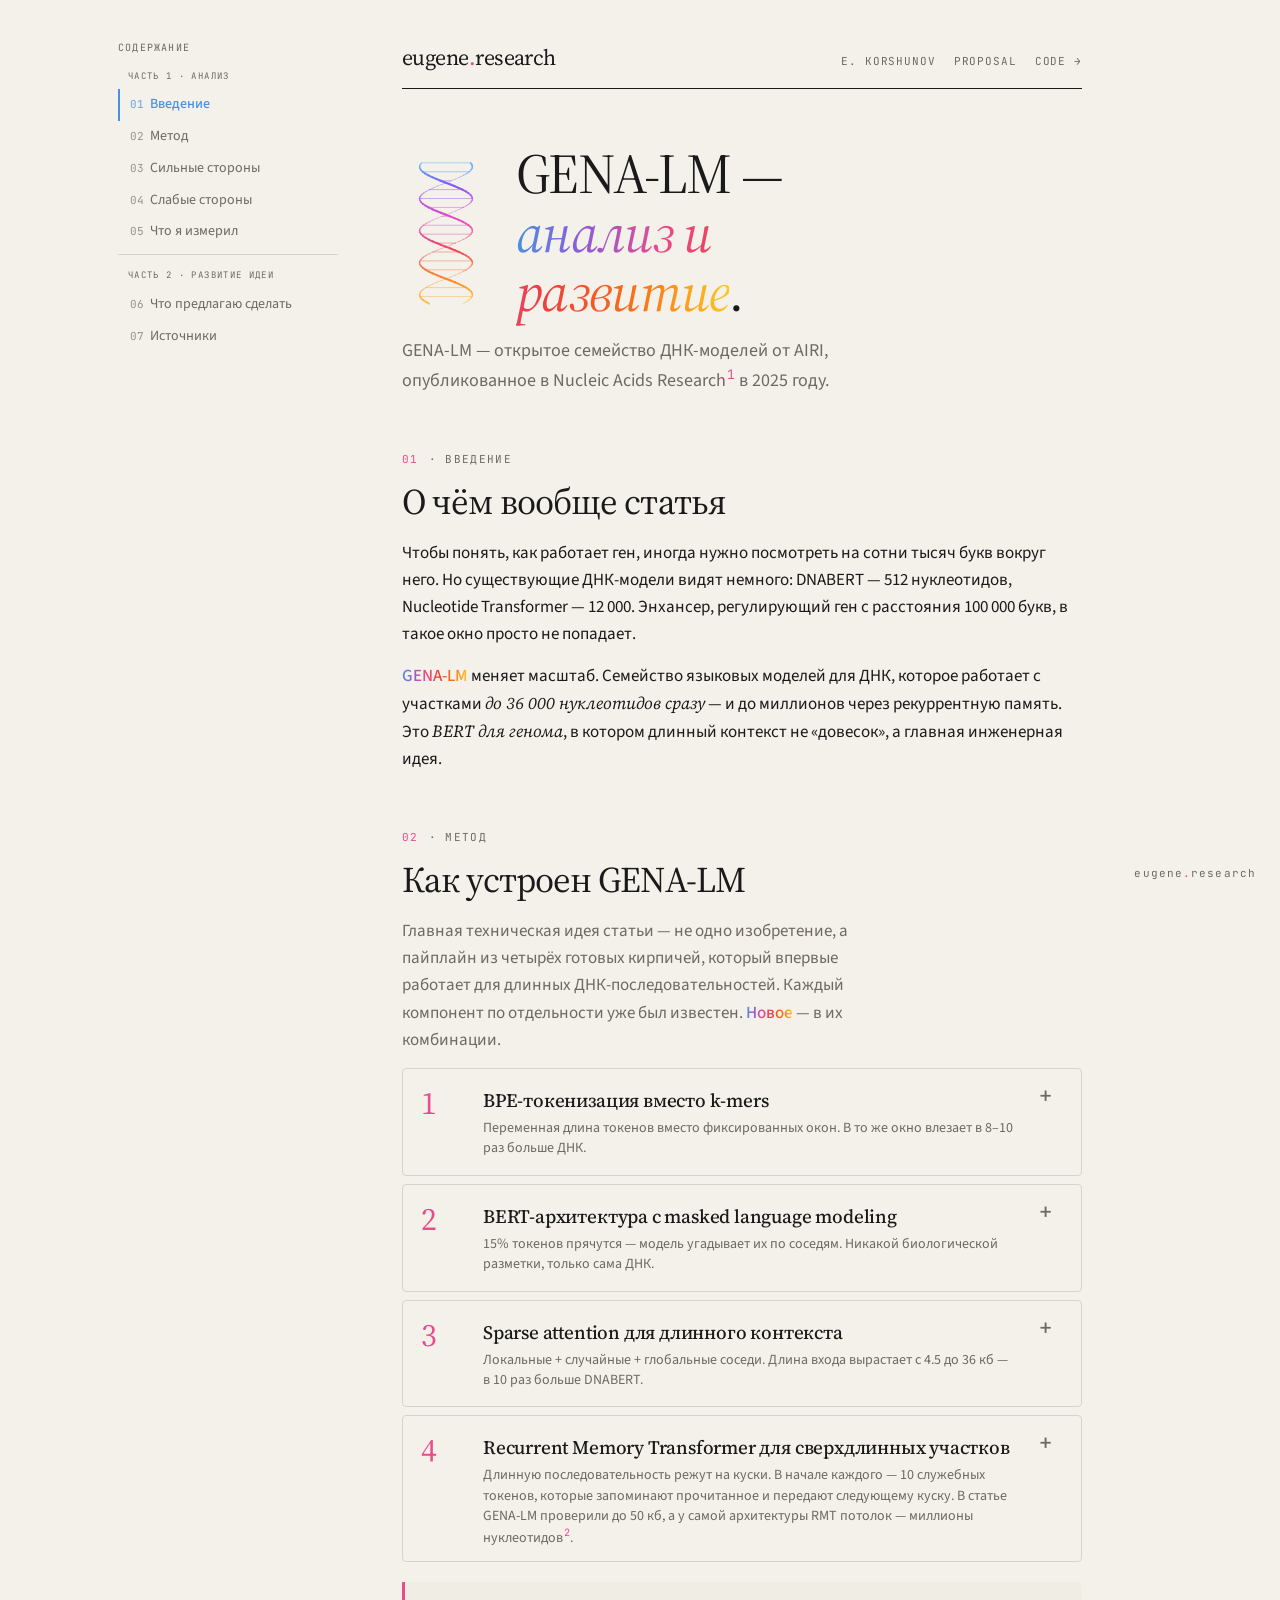
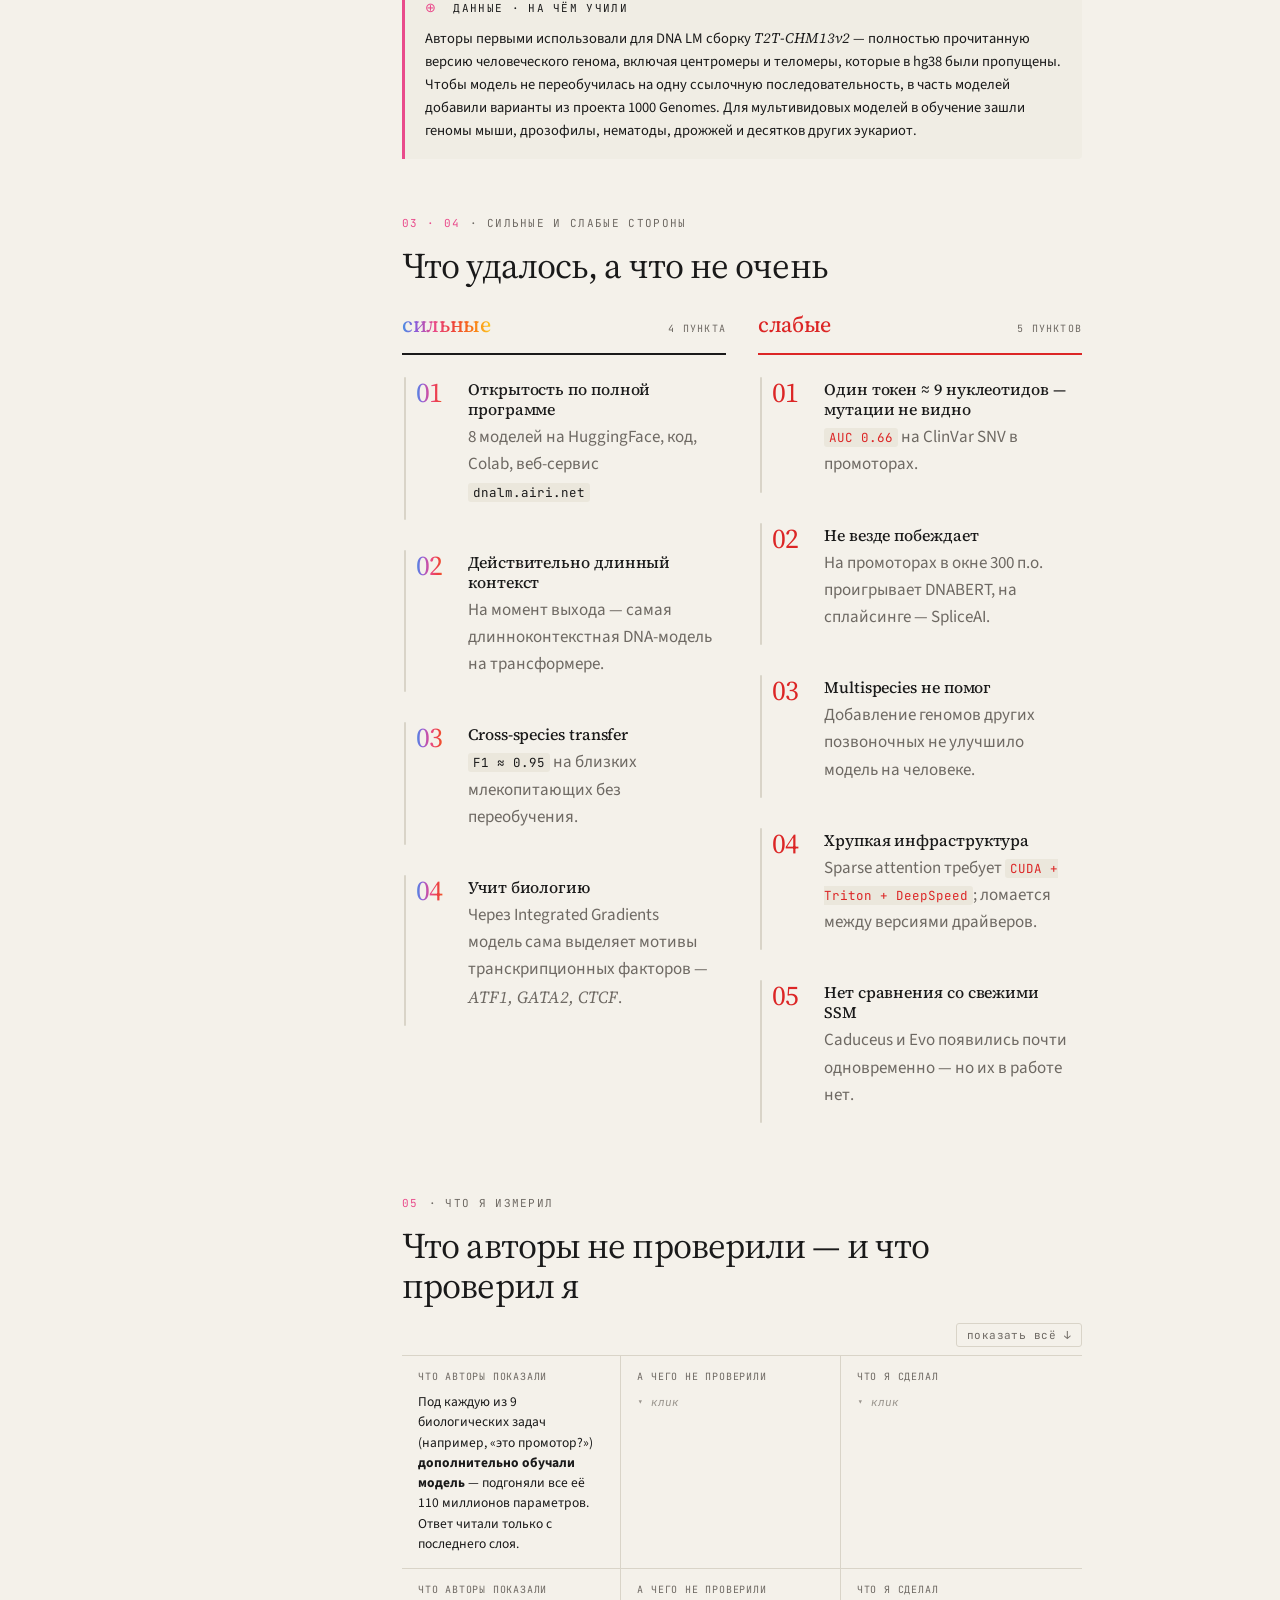
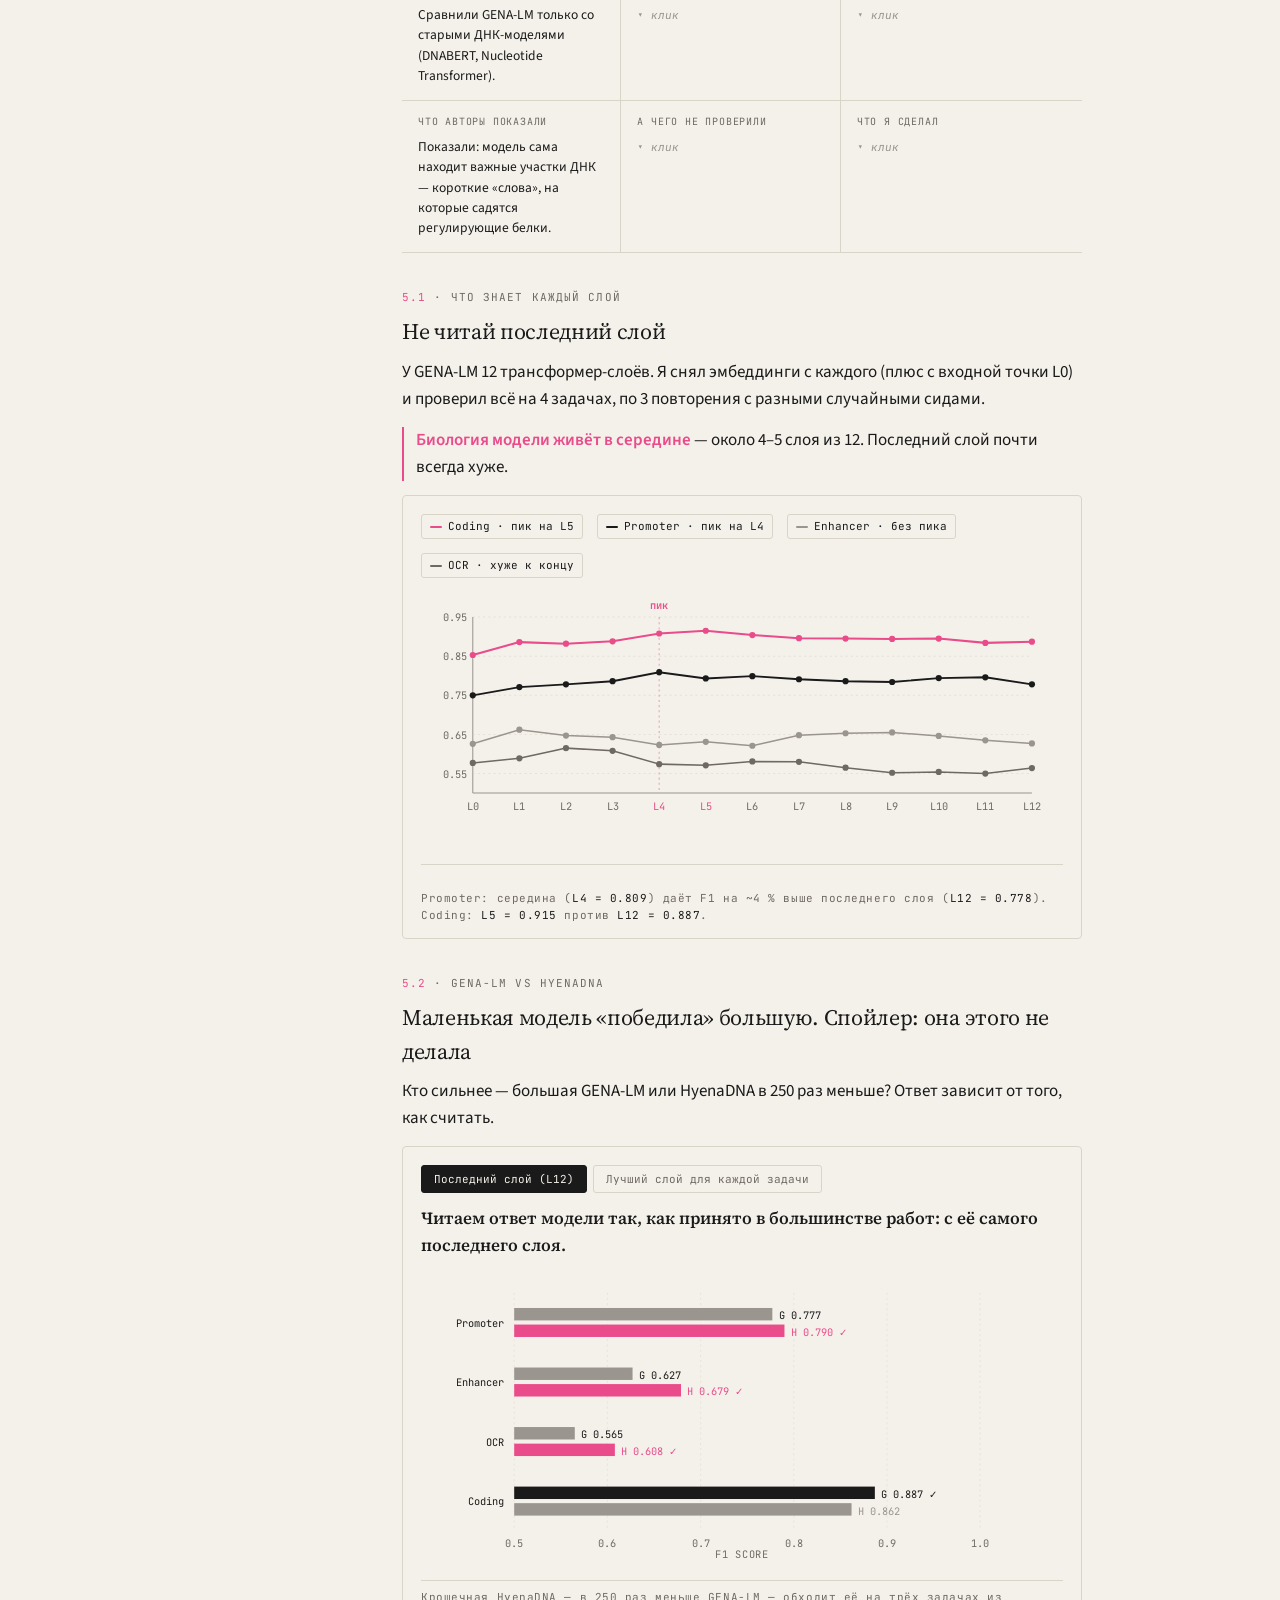
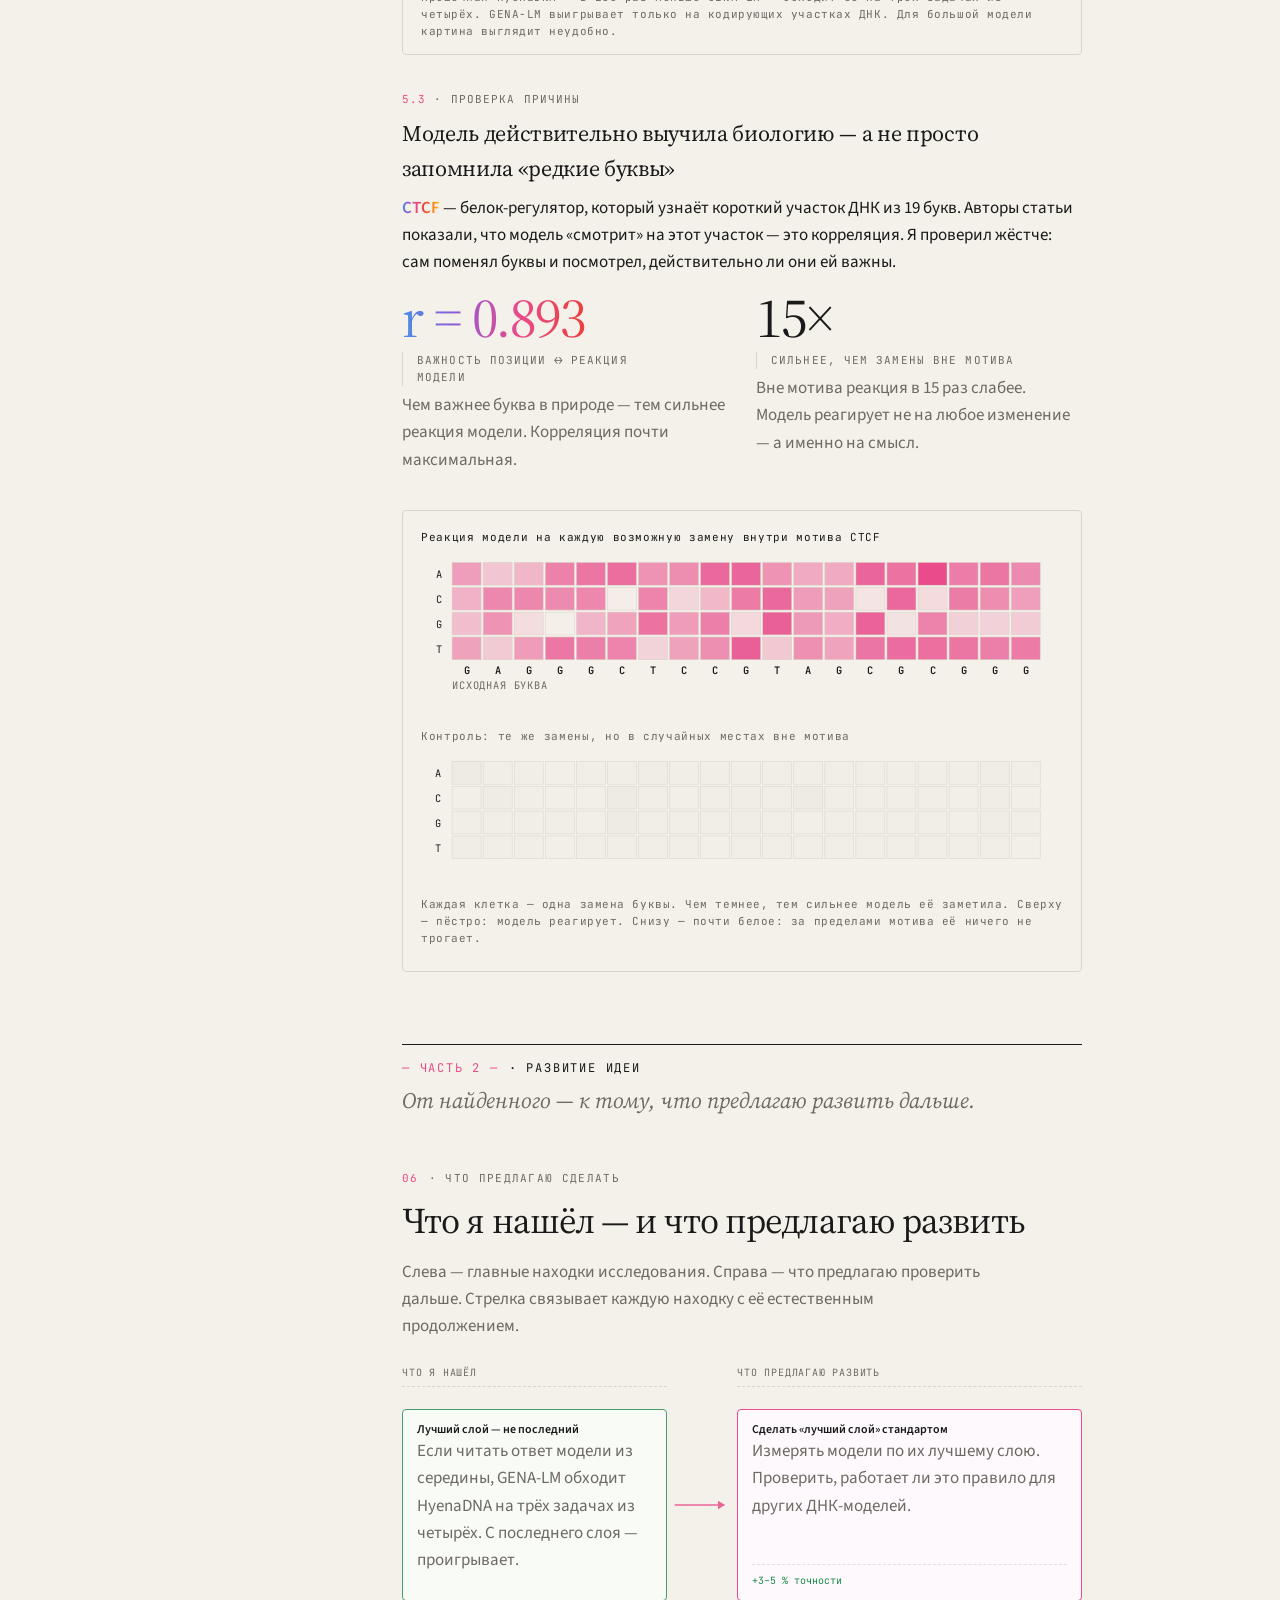
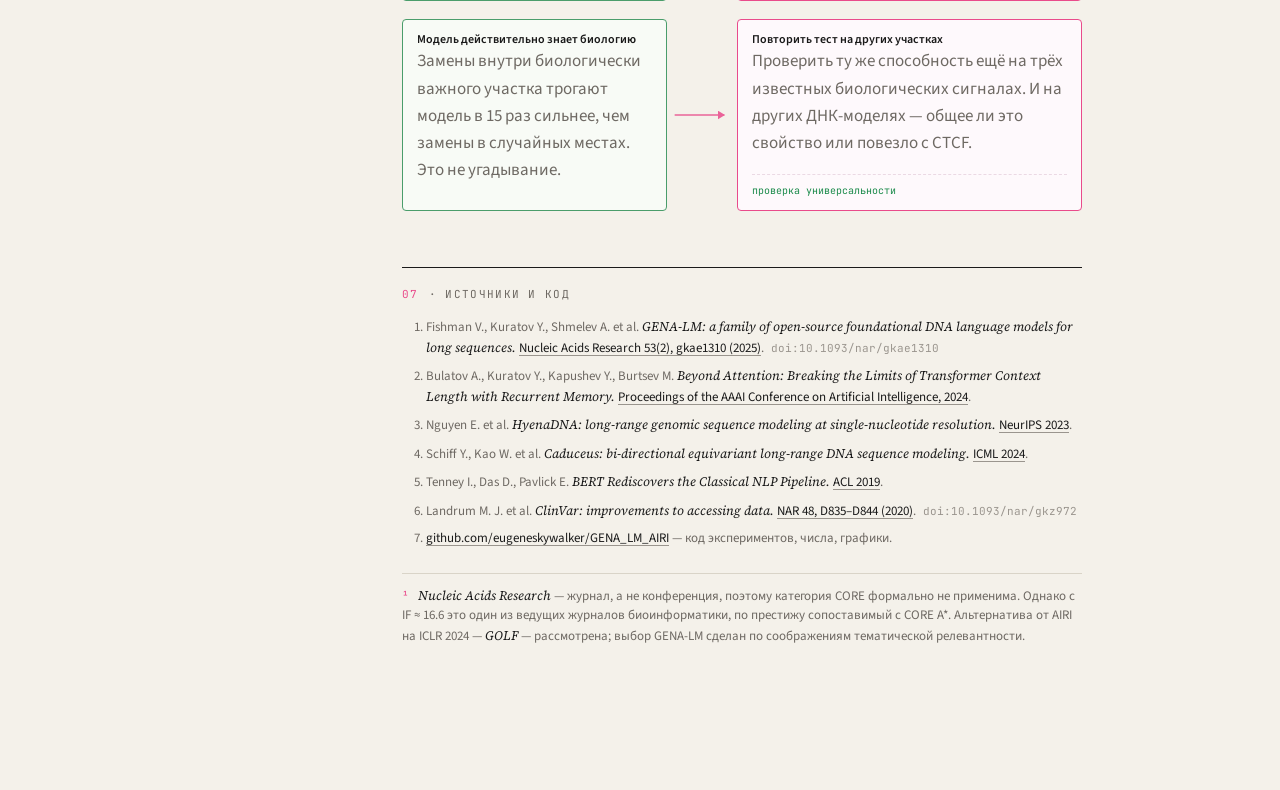
<file: landing/index.html>
<!DOCTYPE html>
<html lang="ru">
<head>
<meta charset="utf-8">
<title>GENA-LM · анализ и развитие</title>
<meta name="viewport" content="width=device-width, initial-scale=1">

<link rel="preconnect" href="https://fonts.googleapis.com">
<link rel="preconnect" href="https://fonts.gstatic.com" crossorigin>
<link href="https://fonts.googleapis.com/css2?family=Source+Serif+4:opsz,wght@8..60,400;8..60,600&family=Source+Sans+3:wght@300;400;500;600&family=JetBrains+Mono:wght@400;500&display=swap" rel="stylesheet">

<style>
  :root {
    --paper:      #F4F1EA;
    --paper-2:    #F0EDE4;
    --paper-3:    #EBE7DC;
    --ink:        #1A1A1A;
    --ink-2:      #2C2C2C;
    --gray:       #6E6963;
    --gray-2:     #9A958E;
    --hairline:   #D9D4C8;
    --magenta:    #E94B8B;
    --alert:      #DC2626;
    --dna-1: #4A90E2; --dna-2: #8E5BD8; --dna-3: #E94B8B;
    --dna-4: #EC4040; --dna-5: #F97316; --dna-6: #FCC822;
    --dna-gradient: linear-gradient(90deg, var(--dna-1) 0%, var(--dna-2) 16%, var(--dna-3) 36%, var(--dna-4) 55%, var(--dna-5) 78%, var(--dna-6) 100%);
    --font-display: "Source Serif 4", Georgia, serif;
    --font-body:    "Source Sans 3", -apple-system, "Segoe UI", sans-serif;
    --font-mono:    "JetBrains Mono", ui-monospace, "SF Mono", Menlo, monospace;
  }
  * { box-sizing: border-box; }
  html { font-size: 16px; scroll-behavior: smooth; }
  body {
    background: var(--paper); color: var(--ink);
    font-family: var(--font-body); font-size: 17px; line-height: 1.55;
    margin: 0; -webkit-font-smoothing: antialiased;
  }

  .shell {
    display: grid; grid-template-columns: 220px minmax(0, 1fr);
    gap: 64px; max-width: 1140px; margin: 0 auto;
    padding: 40px 48px 140px 48px;
  }
  @media (max-width: 900px) { .shell { grid-template-columns: 1fr; gap: 24px; padding: 24px; } }

  .sidebar { position: sticky; top: 32px; align-self: start; }
  .sb-label {
    font-family: var(--font-mono); font-size: 10px; letter-spacing: 0.12em;
    text-transform: uppercase; color: var(--gray); margin-bottom: 14px;
  }
  .sb-list { list-style: none; margin: 0; padding: 0; }
  .sb-list li.part-mark {
    font-family: var(--font-mono); font-size: 9px; letter-spacing: 0.15em;
    text-transform: uppercase; color: var(--gray); padding: 14px 0 6px 10px;
    border-top: 1px solid var(--hairline); margin-top: 6px;
  }
  .sb-list li.part-mark:first-child { border-top: none; margin-top: 0; padding-top: 0; }
  .sb-list a {
    display: block; font-size: 14px; color: var(--gray);
    text-decoration: none; padding: 5px 0 5px 10px;
    border-left: 2px solid transparent;
    transition: color 220ms ease, border-left-color 220ms ease;
  }
  .sb-list a:hover { color: var(--ink); }
  .sb-list a.active { font-weight: 500; }
  .sb-count { font-family: var(--font-mono); color: inherit; opacity: 0.7; font-size: 11px; margin-right: 6px; }

  .main { max-width: 680px; }

  .header {
    display: flex; justify-content: space-between; align-items: baseline;
    border-bottom: 1px solid var(--ink); padding-bottom: 14px; margin-bottom: 56px;
  }
  .mark { font-family: var(--font-display); font-size: 22px; letter-spacing: -0.025em; }
  .mark .dot { color: var(--magenta); }
  .mark .it { font-style: italic; }
  .meta {
    font-family: var(--font-mono); font-size: 11px; color: var(--gray);
    letter-spacing: 0.08em; text-transform: uppercase; display: flex; gap: 18px;
  }
  .meta a { color: var(--gray); text-decoration: none; }
  .meta a:hover { color: var(--ink); }

  /* hero with logo */
  .hero-row {
    display: flex; align-items: center; gap: 26px; margin-bottom: 16px;
  }
  /* Parametric 3D DNA helix — SVG renders, JS animates */
  .dna-helix {
    width: 88px;
    height: auto;
    display: block;
    flex-shrink: 0;
    overflow: visible;
  }
  .dna-helix line { stroke-linecap: round; }
  /* DNA-gradient text — without italic (for inline emphasis) */
  .rainbow {
    background: var(--dna-gradient);
    -webkit-background-clip: text; background-clip: text;
    -webkit-text-fill-color: transparent;
    color: transparent;
    font-weight: 500;
  }
  .title {
    font-family: var(--font-display); font-size: 56px; line-height: 1.05;
    letter-spacing: -0.03em; font-weight: 400; margin: 0; max-width: 16ch;
  }
  .title .moment {
    background: var(--dna-gradient);
    -webkit-background-clip: text; background-clip: text;
    -webkit-text-fill-color: transparent; font-style: italic;
  }
  .deck {
    font-size: 18px; line-height: 1.55; color: var(--gray);
    max-width: 56ch; margin: 0 0 56px 0;
  }
  .deck strong { color: var(--ink); font-weight: 500; }

  .section { margin-top: 56px; scroll-margin-top: 32px; }
  .eyebrow {
    font-family: var(--font-mono); font-size: 11px; color: var(--gray);
    letter-spacing: 0.12em; text-transform: uppercase; margin-bottom: 14px;
    display: flex; gap: 10px; align-items: baseline;
  }
  .eyebrow .num { color: var(--magenta); }
  .section h2 {
    font-family: var(--font-display); font-size: 36px; letter-spacing: -0.025em;
    line-height: 1.1; font-weight: 400; margin: 0 0 18px 0;
  }
  .section p { font-size: 17px; line-height: 1.6; margin: 0 0 14px 0; }
  .section p em { font-family: var(--font-display); font-style: italic; }
  .fn { font-family: var(--font-mono); font-size: 0.72em; vertical-align: super; color: var(--magenta); text-decoration: none; margin-left: 1px; }

  .detail {
    background: var(--paper-2); border-radius: 4px; padding: 14px 18px; margin: 18px 0 24px 0;
  }
  .detail summary {
    font-family: var(--font-mono); font-size: 11px; color: var(--gray);
    letter-spacing: 0.1em; text-transform: uppercase; cursor: pointer;
    list-style: none; display: flex; align-items: center; gap: 8px;
  }
  .detail summary::-webkit-details-marker { display: none; }
  .detail summary::before { content: "▸"; color: var(--gray); transition: transform 180ms; }
  .detail[open] summary::before { transform: rotate(90deg); }
  .detail .body { margin-top: 12px; font-size: 14px; line-height: 1.55; }
  .detail .body p { font-size: 14px; line-height: 1.55; margin: 0 0 8px 0; }

  /* ===== Strengths & Weaknesses — interactive grid ===== */
  .sw-grid {
    display: grid; grid-template-columns: 1fr 1fr; gap: 32px;
    margin-top: 22px;
  }
  @media (max-width: 720px) { .sw-grid { grid-template-columns: 1fr; gap: 24px; } }

  .sw-col { position: relative; }
  .sw-col-head {
    display: flex; align-items: baseline; justify-content: space-between;
    margin-bottom: 8px; padding-bottom: 12px;
    border-bottom: 2px solid;
  }
  .sw-col.strengths .sw-col-head { border-bottom-color: var(--ink); }
  .sw-col.weaknesses .sw-col-head { border-bottom-color: var(--alert); }
  .sw-col-title {
    font-family: var(--font-display); font-size: 22px;
    letter-spacing: -0.015em; font-weight: 500;
  }
  .sw-col.strengths .sw-col-title {
    background: var(--dna-gradient);
    -webkit-background-clip: text; background-clip: text;
    -webkit-text-fill-color: transparent; color: transparent;
  }
  .sw-col.weaknesses .sw-col-title { color: var(--alert); }
  .sw-col-count {
    font-family: var(--font-mono); font-size: 10px;
    letter-spacing: 0.12em; text-transform: uppercase; color: var(--gray);
  }

  .sw-list { list-style: none; margin: 0; padding: 0; }
  .sw-item {
    position: relative;
    display: grid; grid-template-columns: 40px 1fr; gap: 12px;
    padding: 14px 14px 14px 14px; margin: 2px 0;
    border-radius: 4px; cursor: pointer; outline: none;
    transition: background 240ms cubic-bezier(0.2, 0, 0, 1),
                transform 240ms cubic-bezier(0.2, 0, 0, 1);
  }
  .sw-item::before {
    content: ""; position: absolute;
    left: 2px; top: 14px; bottom: 14px; width: 2px;
    border-radius: 2px; background: var(--hairline);
    transition: background 240ms ease, transform 280ms cubic-bezier(0.2, 0, 0, 1);
    transform-origin: center;
  }
  .sw-item:hover,
  .sw-item:focus-visible,
  .sw-item.is-pinned { background: var(--paper-2); }
  .sw-item:hover::before,
  .sw-item:focus-visible::before,
  .sw-item.is-pinned::before { transform: scaleY(1.08); }

  .sw-col.strengths .sw-item:hover::before,
  .sw-col.strengths .sw-item:focus-visible::before,
  .sw-col.strengths .sw-item.is-pinned::before { background: var(--dna-gradient); }
  .sw-col.weaknesses .sw-item:hover::before,
  .sw-col.weaknesses .sw-item:focus-visible::before,
  .sw-col.weaknesses .sw-item.is-pinned::before { background: var(--alert); }

  .sw-item.is-pinned { box-shadow: inset 0 0 0 1px var(--hairline); }

  .sw-num {
    font-family: var(--font-display);
    font-size: 28px; line-height: 1; letter-spacing: -0.025em;
    font-weight: 400; font-variant-numeric: tabular-nums;
    padding-top: 1px;
    transition: transform 240ms cubic-bezier(0.2, 0, 0, 1);
  }
  .sw-col.strengths .sw-num {
    background: var(--dna-gradient);
    -webkit-background-clip: text; background-clip: text;
    -webkit-text-fill-color: transparent; color: transparent;
  }
  .sw-col.weaknesses .sw-num { color: var(--alert); }
  .sw-item:hover .sw-num,
  .sw-item:focus-visible .sw-num,
  .sw-item.is-pinned .sw-num { transform: translateX(2px); }

  .sw-body { min-width: 0; padding-top: 2px; }
  .sw-title {
    font-family: var(--font-display); font-size: 16px;
    font-weight: 500; line-height: 1.25;
    letter-spacing: -0.005em; color: var(--ink);
    margin: 0 0 5px 0;
  }
  .sw-desc {
    font-size: 13.5px; line-height: 1.5; color: var(--gray);
    margin: 0;
  }
  .sw-desc .metric {
    font-family: var(--font-mono); font-size: 12.5px;
    color: var(--ink); font-variant-numeric: tabular-nums;
    padding: 1px 5px; border-radius: 3px;
    background: var(--paper-3);
  }
  .sw-col.weaknesses .sw-desc .metric { color: var(--alert); }

  @media (max-width: 480px) {
    .sw-item { grid-template-columns: 32px 1fr; padding: 12px 10px; }
    .sw-num { font-size: 22px; }
  }

  .part-divider {
    border-top: 1px solid var(--ink); margin: 72px 0 0 0; padding-top: 14px;
  }
  .part-divider .eyebrow {
    font-family: var(--font-mono); font-size: 12px; color: var(--ink);
    letter-spacing: 0.15em; text-transform: uppercase; margin: 0;
  }
  .part-divider .eyebrow .magenta { color: var(--magenta); }
  .part-divider .deck-2 {
    font-family: var(--font-display); font-size: 22px; line-height: 1.3;
    color: var(--gray); margin: 8px 0 0 0; font-weight: 400; font-style: italic;
  }

  .sub { margin-top: 36px; }
  .sub h3 {
    font-family: var(--font-display); font-size: 22px; letter-spacing: -0.015em;
    font-weight: 400; margin: 0 0 10px 0;
  }
  .sub .lead {
    font-family: var(--font-mono); font-size: 11px; color: var(--gray);
    letter-spacing: 0.1em; text-transform: uppercase; margin-bottom: 8px;
  }
  .sub .lead .magenta { color: var(--magenta); }

  .chart {
    border: 1px solid var(--hairline); border-radius: 4px;
    padding: 18px 18px 14px 18px; margin: 14px 0 14px 0; background: var(--paper);
  }
  .chart .cap {
    font-family: var(--font-mono); font-size: 11px; color: var(--gray);
    letter-spacing: 0.05em; margin-top: 10px; border-top: 1px solid var(--hairline); padding-top: 8px;
    white-space: pre-line;
  }
  .chart .cap .num { color: var(--ink); font-variant-numeric: tabular-nums; }
  .chart .cap.cap-tight {
    margin-top: 6px; border-top: none; padding-top: 0;
  }

  .readout {
    display: grid; grid-template-columns: 1fr 1fr; gap: 28px;
    align-items: start; margin: 10px 0 22px 0;
  }
  @media (max-width: 720px) {
    .readout { grid-template-columns: 1fr; }
  }
  .readout > div { display: flex; flex-direction: column; gap: 6px; }
  .readout .big {
    font-family: var(--font-display); font-size: 56px; line-height: 1;
    letter-spacing: -0.02em; font-weight: 400;
    background: var(--dna-gradient);
    -webkit-background-clip: text; background-clip: text;
    -webkit-text-fill-color: transparent;
  }
  .readout .big-ink { color: var(--ink); -webkit-text-fill-color: var(--ink); background: none; }
  .rainbow-word {
    background: var(--dna-gradient);
    -webkit-background-clip: text; background-clip: text;
    -webkit-text-fill-color: transparent;
    font-weight: 600;
  }
  .readout .lbl {
    font-family: var(--font-mono); font-size: 11px; color: var(--gray);
    letter-spacing: 0.1em; text-transform: uppercase;
    border-left: 1px solid var(--hairline); padding-left: 14px;
    max-width: 280px;
  }
  .readout-note {
    margin: 4px 0 0; font-size: 13px; line-height: 1.55;
    color: var(--gray); max-width: 380px;
  }

  .refs { margin-top: 56px; border-top: 1px solid var(--ink); padding-top: 18px; }
  .refs ol { margin: 0; padding-left: 24px; }
  .refs li { font-size: 13px; line-height: 1.5; color: var(--gray); margin-bottom: 8px; }
  .refs li em { font-family: var(--font-display); font-style: italic; color: var(--ink); }
  .refs li a {
    color: var(--ink); text-decoration: underline;
    text-decoration-color: var(--gray-2); text-underline-offset: 3px;
    transition: text-decoration-color 180ms ease;
  }
  .refs li a:hover { text-decoration-color: var(--magenta); }
  .refs li .doi {
    font-family: var(--font-mono); font-size: 11px; color: var(--gray-2);
    margin-left: 4px;
  }

  .footnotes {
    margin-top: 24px; font-size: 13px; color: var(--gray); line-height: 1.5;
    border-top: 1px solid var(--hairline); padding-top: 12px;
  }
  .footnotes p { font-size: 13px; line-height: 1.5; margin: 0 0 4px 0; }
  .footnotes .fn-mark {
    color: var(--magenta); font-family: var(--font-mono);
    margin-right: 6px; font-size: 11px; font-weight: 500;
  }
  .footnotes em { font-family: var(--font-display); font-style: italic; color: var(--ink); }

  .watermark {
    position: fixed; bottom: 18px; right: 24px;
    font-family: var(--font-mono); font-size: 11px; color: var(--gray);
    letter-spacing: 0.1em; text-transform: lowercase; pointer-events: none;
  }
  .watermark .dot { color: var(--magenta); }

  .svg-chart text { font-family: var(--font-mono); font-size: 10px; fill: var(--gray); }
  .svg-chart .axis-line { stroke: var(--hairline); stroke-width: 1; }
  .svg-chart .data-line { fill: none; stroke: var(--ink); stroke-width: 1.5; }
  .svg-chart .data-line.accent { stroke: var(--magenta); stroke-width: 2; }
  .svg-chart .data-dot { fill: var(--ink); }
  .svg-chart .data-dot.accent { fill: var(--magenta); }
  .svg-chart .bar { fill: var(--ink); }
  .svg-chart .bar.accent { fill: var(--magenta); }
  .svg-chart .bar.muted { fill: var(--gray-2); }
  .svg-chart .label-strong { fill: var(--ink); font-weight: 500; }
  .svg-chart .peak-marker { stroke: var(--magenta); stroke-width: 1; stroke-dasharray: 2 3; }

  /* ===== method cards ===== */
  .m-intro {
    font-size: 17px; line-height: 1.6; color: var(--gray);
    margin: 0 0 24px 0; max-width: 60ch;
  }
  .m-intro strong { color: var(--ink); font-weight: 500; }

  .method-cards {
    display: flex; flex-direction: column; gap: 8px;
    margin: 0 0 20px 0;
  }
  .m-card {
    border: 1px solid var(--hairline);
    border-radius: 4px;
    background: var(--paper);
    cursor: pointer;
    transition: background 220ms var(--ease-out, ease),
                border-color 220ms var(--ease-out, ease);
    overflow: hidden;
  }
  .m-card:hover { border-color: var(--ink); }
  .m-card:focus { outline: none; border-color: var(--ink); }
  .m-card.is-open {
    background: var(--paper-2);
    border-color: var(--ink);
  }

  .m-head {
    display: grid;
    grid-template-columns: 48px 1fr 36px;
    gap: 14px;
    align-items: start;
    padding: 16px 18px;
  }
  .m-num {
    font-family: var(--font-display);
    font-size: 32px; line-height: 1;
    color: var(--magenta);
    letter-spacing: -0.02em;
    padding-top: 2px;
  }
  .m-card.is-open .m-num {
    background: var(--dna-gradient);
    -webkit-background-clip: text; background-clip: text;
    -webkit-text-fill-color: transparent;
    color: transparent;
  }
  .m-title-wrap { padding-top: 4px; min-width: 0; }
  .m-title {
    font-family: var(--font-display);
    font-size: 19px;
    font-weight: 500;
    margin-bottom: 6px;
    line-height: 1.22;
    letter-spacing: -0.01em;
    color: var(--ink);
  }
  .m-tease {
    font-size: 14px;
    color: var(--gray);
    line-height: 1.45;
    transition: opacity 220ms ease, max-height 220ms ease;
    max-height: 80px;
    overflow: hidden;
  }
  .m-card.is-open .m-tease {
    opacity: 0;
    max-height: 0;
    margin-bottom: -6px;
  }
  .m-toggle {
    font-family: var(--font-mono);
    font-size: 22px;
    color: var(--gray);
    text-align: center;
    padding-top: 0;
    line-height: 1;
    transition: transform 280ms var(--ease-out, ease), color 220ms ease;
    user-select: none;
  }
  .m-card.is-open .m-toggle {
    transform: rotate(45deg);
    color: var(--magenta);
  }

  .m-body {
    max-height: 0;
    overflow: hidden;
    padding: 0 18px 0 80px;
    transition: max-height 360ms var(--ease-out, ease),
                padding 320ms var(--ease-out, ease);
  }
  .m-card.is-open .m-body {
    max-height: 800px;
    padding: 4px 18px 18px 80px;
  }
  .m-body p {
    font-size: 14.5px !important;
    line-height: 1.6 !important;
    color: var(--ink) !important;
    margin: 0 0 10px 0 !important;
    max-width: none !important;
  }
  .m-body p em {
    font-family: var(--font-display);
    font-style: italic;
  }
  .m-viz {
    margin-top: 12px;
    border-top: 1px solid var(--hairline);
    padding-top: 12px;
  }
  .m-viz svg { width: 100%; height: auto; display: block; }

  /* data card — distinct from method-cards */
  .m-data-card {
    background: var(--paper-2);
    border-left: 3px solid var(--magenta);
    padding: 16px 20px;
    margin-top: 20px;
    border-radius: 0 4px 4px 0;
  }
  .m-data-card .eyebrow {
    margin-bottom: 8px;
    color: var(--ink);
  }
  .m-data-card .m-data-mark {
    color: var(--magenta);
    font-family: var(--font-mono);
    margin-right: 6px;
    font-size: 13px;
  }
  .m-data-card p {
    font-size: 14.5px !important;
    line-height: 1.6 !important;
    color: var(--ink) !important;
    margin: 0 !important;
    max-width: none !important;
  }
  .m-data-card p em {
    font-family: var(--font-display);
    font-style: italic;
  }

  @media (max-width: 640px) {
    .m-head { grid-template-columns: 36px 1fr 28px; gap: 10px; padding: 14px 14px; }
    .m-num { font-size: 26px; }
    .m-title { font-size: 17px; }
    .m-card.is-open .m-body { padding: 4px 14px 14px 60px; }
    .m-body { padding: 0 14px 0 60px; }
  }
  .chart-legend {
    display: flex; flex-wrap: wrap; gap: 14px;
    font-family: var(--font-mono); font-size: 11px;
    margin-bottom: 8px;
  }
  .chart-legend .item {
    cursor: pointer; user-select: none;
    display: flex; align-items: center; gap: 6px;
    padding: 3px 8px; border: 1px solid var(--hairline);
    border-radius: 3px; transition: opacity .15s ease;
  }
  .chart-legend .item.muted { opacity: 0.35; }
  .chart-legend .item .swatch {
    width: 12px; height: 2px; border-radius: 1px;
  }
  .chart-tooltip {
    position: fixed; pointer-events: none;
    background: var(--ink); color: var(--paper);
    font-family: var(--font-mono); font-size: 11px;
    padding: 8px 11px; border-radius: 3px; z-index: 1000;
    white-space: pre; line-height: 1.5;
    transform: translate(-50%, -100%);
  }
  .chart-tooltip::after {
    content: ''; position: absolute;
    left: 50%; bottom: -5px; transform: translateX(-50%);
    width: 0; height: 0;
    border-left: 5px solid transparent;
    border-right: 5px solid transparent;
    border-top: 5px solid var(--ink);
  }
  .chart-tooltip .ttl { color: var(--magenta); font-weight: 600; }
  .chart { position: relative; }
  .data-line { fill: none; stroke-width: 1.5; transition: opacity .15s ease; }
  .data-line.muted { opacity: 0.15; }
  .data-dot { transition: opacity .15s ease; cursor: pointer; pointer-events: none; }
  .data-dot.muted { opacity: 0.15; }
  .data-hit { fill: transparent; cursor: pointer; }
  .data-hit.muted { pointer-events: none; }
  .peak-marker { stroke: var(--magenta); stroke-width: 1; stroke-dasharray: 3 4; opacity: 0.5; }

  /* §5.1 takeaway emphasis + caption hint */
  .takeaway {
    margin-top: 8px; font-size: 16px; line-height: 1.55; color: var(--ink);
    border-left: 2px solid var(--magenta); padding-left: 12px;
  }
  .takeaway-key { color: var(--magenta); font-weight: 600; }
  .cap-hint {
    font-family: var(--font-mono); font-size: 11px;
    color: var(--gray); font-style: italic;
    margin-top: 8px; line-height: 1.5;
  }

  /* §05 intro: progressive-reveal study card */
  .study-card {
    margin: 8px 0 32px 0;
  }
  .study-actions {
    display: flex; justify-content: flex-end;
    margin-bottom: 8px;
  }
  .reveal-all {
    font-family: var(--font-mono); font-size: 11px;
    background: transparent; border: 1px solid var(--hairline);
    color: var(--gray); padding: 4px 10px; cursor: pointer;
    border-radius: 3px; letter-spacing: 0.04em;
    transition: color .15s ease, border-color .15s ease;
  }
  .reveal-all:hover { color: var(--ink); border-color: var(--ink); }
  .reveal-all.hidden { display: none; }

  .study-table {
    border-top: 1px solid var(--hairline);
    border-bottom: 1px solid var(--hairline);
  }
  .study-row {
    display: grid;
    grid-template-columns: 1fr 1fr 1.1fr;
    cursor: pointer;
    transition: background-color .2s ease;
    border-bottom: 1px solid var(--hairline);
  }
  .study-row:last-child { border-bottom: none; }
  .study-row:hover { background-color: var(--paper-2); }
  .study-cell {
    position: relative;
    padding: 14px 16px 14px 16px;
    border-right: 1px solid var(--hairline);
    min-height: 92px;
  }
  .study-cell:last-child { border-right: none; }
  .col-h {
    font-family: var(--font-mono); font-size: 10px; letter-spacing: 0.08em;
    text-transform: uppercase; color: var(--gray);
    margin-bottom: 8px; line-height: 1.4;
  }
  .col-body {
    font-size: 13.5px; line-height: 1.5; color: var(--ink);
    opacity: 0; max-height: 0; overflow: hidden;
    transition: opacity .35s ease;
  }
  .col-hint {
    font-family: var(--font-mono); font-size: 11px;
    color: var(--gray-2); font-style: italic;
    margin-top: 2px;
    transition: opacity .2s ease;
  }
  .study-row .col-shown .col-body { opacity: 1; max-height: 999px; }
  .study-row[data-stage="1"] .col-gap .col-body,
  .study-row[data-stage="2"] .col-gap .col-body,
  .study-row[data-stage="2"] .col-mine .col-body {
    opacity: 1; max-height: 999px;
  }
  .study-row[data-stage="1"] .col-gap .col-hint,
  .study-row[data-stage="2"] .col-gap .col-hint,
  .study-row[data-stage="2"] .col-mine .col-hint {
    display: none;
  }
  .study-row .col-shown .col-hint { display: none; }

  .col-arrow {
    position: absolute; right: -9px; top: 50%;
    transform: translateY(-50%);
    background: var(--paper); color: var(--magenta);
    font-family: var(--font-mono); font-size: 14px; font-weight: 600;
    padding: 1px 4px; line-height: 1;
    border-radius: 50%;
    opacity: 0; transition: opacity .3s ease;
    pointer-events: none;
    z-index: 2;
  }
  .study-row[data-stage="1"] .col-shown .col-arrow,
  .study-row[data-stage="2"] .col-shown .col-arrow,
  .study-row[data-stage="2"] .col-gap .col-arrow {
    opacity: 1;
  }

  .exp-num {
    font-family: var(--font-mono); color: var(--magenta);
    font-weight: 600; margin-right: 6px;
  }
  .jump-hint {
    display: block; margin-top: 6px;
    font-family: var(--font-mono); font-size: 11px;
    color: var(--magenta); letter-spacing: 0.04em;
    opacity: 0; transition: opacity .25s ease;
  }
  .study-row[data-stage="2"] .col-mine .jump-hint { opacity: 1; }

  /* pulse highlight on jumped-to subsection */
  .sub.pulse::before {
    content: '';
    position: absolute; left: -14px; top: 0; bottom: 0;
    width: 3px; background: var(--magenta);
    animation: sub-pulse 1.4s ease-out forwards;
  }
  .sub { position: relative; }
  @keyframes sub-pulse {
    0%   { opacity: 1; }
    70%  { opacity: 0.85; }
    100% { opacity: 0; }
  }

  /* Mobile: stack columns vertically */
  @media (max-width: 720px) {
    .study-row { grid-template-columns: 1fr; }
    .study-cell { border-right: none; border-bottom: 1px solid var(--hairline); min-height: auto; }
    .study-cell:last-child { border-bottom: none; }
    .col-arrow { display: none; }
  }

  .chart-toggle {
    display: flex; gap: 6px; margin-bottom: 12px;
  }
  .chart-toggle .toggle-btn {
    font-family: var(--font-mono); font-size: 11px;
    background: transparent; border: 1px solid var(--hairline);
    color: var(--gray); padding: 6px 12px; cursor: pointer;
    border-radius: 3px; transition: all .15s ease;
  }
  .chart-toggle .toggle-btn:hover { color: var(--ink); border-color: var(--ink); }
  .chart-toggle .toggle-btn.active {
    background: var(--ink); color: var(--paper); border-color: var(--ink);
  }
  .chart-headline {
    font-family: var(--font-display); font-size: 17px; font-weight: 600;
    margin-bottom: 14px; color: var(--ink); transition: opacity .2s ease;
  }
  .bar { transition: width .3s ease, x .3s ease; }
  .heatmap-pair { display: flex; flex-direction: column; gap: 14px; margin-bottom: 10px; }
  .heatmap-block { position: relative; }
  .hm-title {
    font-family: var(--font-mono); font-size: 11px; color: var(--ink);
    letter-spacing: 0.06em; margin-bottom: 4px;
  }
  .hm-title.hm-control { color: var(--gray); }
  .hm-cell { cursor: pointer; transition: stroke .12s ease; }
  .hm-cell:hover { stroke: var(--ink); stroke-width: 1.5; }

  .rm-intro {
    max-width: 580px; color: var(--gray); margin-bottom: 28px;
  }
  .roadmap {
    display: grid; grid-template-columns: 1fr 70px 1.3fr;
    column-gap: 0; row-gap: 18px;
    margin: 24px 0; align-items: stretch;
  }
  @media (max-width: 720px) {
    .roadmap { grid-template-columns: 1fr; row-gap: 14px; }
    .rm-arrow-cell, .rm-head-spacer { display: none; }
  }
  .rm-col-head {
    font-family: var(--font-mono); font-size: 10px;
    letter-spacing: 0.08em; text-transform: uppercase;
    color: var(--gray); margin-bottom: 4px; padding-bottom: 6px;
    border-bottom: 1px dashed var(--hairline);
  }
  .rm-arrow-cell {
    display: flex; align-items: center; justify-content: center;
    padding: 0 6px;
  }
  .rm-arrow-cell svg { width: 100%; height: 20px; display: block; }
  .rm-card {
    padding: 12px 14px; border-radius: 4px;
    display: flex; flex-direction: column;
    transition: opacity .15s ease, border-color .15s ease, background-color .15s ease;
  }
  .rm-card.find {
    background: #F8FBF6; border: 1px solid #4A9D6B;
  }
  .rm-card.prop {
    background: #FEF9FC; border: 1px solid var(--magenta);
  }
  .rm-card.dimmed { opacity: 0.3; }
  .rm-card.highlighted { border-width: 2px; box-shadow: 0 0 0 1px var(--magenta); }
  .rm-tag {
    display: inline-block; font-family: var(--font-mono); font-size: 9px;
    letter-spacing: 0.06em; color: #2E5D40; background: #D9ECDF;
    padding: 1px 6px; border-radius: 2px; margin-bottom: 6px;
  }
  .rm-title { font-size: 12px; font-weight: 600; line-height: 1.35; color: var(--ink); }
  .rm-metric {
    font-family: var(--font-mono); font-size: 10px;
    color: #2E5D40; margin-top: 5px; font-weight: 500;
  }
  .rm-card.prop .rm-metric { color: var(--magenta); }
  .rm-note { font-size: 11px; color: var(--gray); margin: 5px 0 0; line-height: 1.5; }
  .rm-prop-head {
    display: flex; justify-content: space-between; align-items: baseline;
    margin-bottom: 5px;
  }
  .rm-ord {
    font-family: var(--font-mono); font-size: 10px;
    color: var(--magenta); font-weight: 600; letter-spacing: 0.08em;
  }
  .rm-source {
    font-family: var(--font-mono); font-size: 9px;
    color: #2E5D40; background: #D9ECDF;
    padding: 1px 6px; border-radius: 2px;
  }
  .rm-meta {
    display: flex; gap: 14px; margin-top: auto;
    padding-top: 8px; border-top: 1px dashed #EBD9E4;
    font-family: var(--font-mono); font-size: 10px;
  }
  .rm-impact { color: #1A8A4A; }
  .rm-effort { color: var(--gray); }
  .rm-arrow { transition: opacity .15s ease; }
  .rm-arrow.dimmed { opacity: 0.15; }

  .correction-hero {
    margin: 56px 0 64px;
    padding: 28px 0 28px 28px;
    border-left: 4px solid var(--magenta);
    background: var(--paper-2);
    border-radius: 0 4px 4px 0;
  }
  .correction-hero .eyebrow {
    font-family: var(--font-mono); font-size: 10px; letter-spacing: 0.12em;
    text-transform: uppercase; color: var(--magenta); margin-bottom: 10px;
  }
  .oc-source {
    display: inline-block; font-family: var(--font-mono); font-size: 10px;
    color: #2E5D40; background: #D9ECDF;
    padding: 2px 7px; border-radius: 2px; margin-bottom: 14px;
  }
  .oc-quote {
    font-family: var(--font-display); font-size: 22px; line-height: 1.42;
    font-style: italic; color: var(--ink);
    max-width: 640px; margin: 0;
  }
  .oc-accent { color: var(--magenta); font-style: normal; font-weight: 600; }
  .oc-numbers {
    font-family: var(--font-mono); font-size: 11px; color: var(--gray);
    margin: 14px 0 0; max-width: 640px;
    letter-spacing: 0.02em; line-height: 1.5;
  }
</style>
</head>
<body>
<!-- Data for interactive charts. Parsed by chart-renderer JS at bottom of file. -->
<script type="application/json" id="e1-data">
{
  "_meta": {
    "experiment": "E1 — layer-wise linear probing",
    "model": "AIRI-Institute/gena-lm-bert-base-t2t (110M, 12 transformer blocks → 13 layers incl. embeddings)",
    "n_per_class": 500,
    "seeds": 3,
    "tasks": {
      "promoter": "Genomic_Benchmarks_human_nontata_promoters",
      "enhancer": "Genomic_Benchmarks_human_enhancers_cohn",
      "ocr": "Genomic_Benchmarks_human_ocr_ensembl",
      "coding": "Genomic_Benchmarks_demo_coding_vs_intergenomic_seqs"
    },
    "metric": "F1 (mean ± std over 3 seeds, logistic-regression probe on frozen mean-pooled embeddings)",
    "headline": "Peak biology layer is L4-L5 — not the last layer."
  },
  "data": [
    {
      "layer": 0,
      "promoter": 0.75,
      "promoter_std": 0.015,
      "enhancer": 0.626,
      "enhancer_std": 0.013,
      "ocr": 0.577,
      "ocr_std": 0.042,
      "coding": 0.853,
      "coding_std": 0.004,
      "promoter_auc": 0.829,
      "enhancer_auc": 0.67,
      "ocr_auc": 0.617,
      "coding_auc": 0.927
    },
    {
      "layer": 1,
      "promoter": 0.771,
      "promoter_std": 0.03,
      "enhancer": 0.662,
      "enhancer_std": 0.026,
      "ocr": 0.589,
      "ocr_std": 0.006,
      "coding": 0.886,
      "coding_std": 0.02,
      "promoter_auc": 0.836,
      "enhancer_auc": 0.697,
      "ocr_auc": 0.618,
      "coding_auc": 0.954
    },
    {
      "layer": 2,
      "promoter": 0.778,
      "promoter_std": 0.034,
      "enhancer": 0.647,
      "enhancer_std": 0.02,
      "ocr": 0.615,
      "ocr_std": 0.027,
      "coding": 0.882,
      "coding_std": 0.002,
      "promoter_auc": 0.847,
      "enhancer_auc": 0.702,
      "ocr_auc": 0.637,
      "coding_auc": 0.95
    },
    {
      "layer": 3,
      "promoter": 0.786,
      "promoter_std": 0.013,
      "enhancer": 0.643,
      "enhancer_std": 0.039,
      "ocr": 0.608,
      "ocr_std": 0.021,
      "coding": 0.888,
      "coding_std": 0.012,
      "promoter_auc": 0.865,
      "enhancer_auc": 0.687,
      "ocr_auc": 0.639,
      "coding_auc": 0.958
    },
    {
      "layer": 4,
      "promoter": 0.809,
      "promoter_std": 0.005,
      "enhancer": 0.623,
      "enhancer_std": 0.031,
      "ocr": 0.574,
      "ocr_std": 0.017,
      "coding": 0.908,
      "coding_std": 0.009,
      "promoter_auc": 0.886,
      "enhancer_auc": 0.687,
      "ocr_auc": 0.616,
      "coding_auc": 0.967
    },
    {
      "layer": 5,
      "promoter": 0.793,
      "promoter_std": 0.014,
      "enhancer": 0.631,
      "enhancer_std": 0.029,
      "ocr": 0.571,
      "ocr_std": 0.028,
      "coding": 0.915,
      "coding_std": 0.01,
      "promoter_auc": 0.879,
      "enhancer_auc": 0.683,
      "ocr_auc": 0.607,
      "coding_auc": 0.973
    },
    {
      "layer": 6,
      "promoter": 0.799,
      "promoter_std": 0.014,
      "enhancer": 0.621,
      "enhancer_std": 0.03,
      "ocr": 0.581,
      "ocr_std": 0.013,
      "coding": 0.904,
      "coding_std": 0.009,
      "promoter_auc": 0.881,
      "enhancer_auc": 0.677,
      "ocr_auc": 0.617,
      "coding_auc": 0.971
    },
    {
      "layer": 7,
      "promoter": 0.791,
      "promoter_std": 0.018,
      "enhancer": 0.648,
      "enhancer_std": 0.012,
      "ocr": 0.58,
      "ocr_std": 0.032,
      "coding": 0.896,
      "coding_std": 0.004,
      "promoter_auc": 0.878,
      "enhancer_auc": 0.686,
      "ocr_auc": 0.618,
      "coding_auc": 0.968
    },
    {
      "layer": 8,
      "promoter": 0.786,
      "promoter_std": 0.021,
      "enhancer": 0.653,
      "enhancer_std": 0.021,
      "ocr": 0.565,
      "ocr_std": 0.015,
      "coding": 0.895,
      "coding_std": 0.002,
      "promoter_auc": 0.873,
      "enhancer_auc": 0.693,
      "ocr_auc": 0.6,
      "coding_auc": 0.969
    },
    {
      "layer": 9,
      "promoter": 0.784,
      "promoter_std": 0.013,
      "enhancer": 0.655,
      "enhancer_std": 0.027,
      "ocr": 0.552,
      "ocr_std": 0.033,
      "coding": 0.894,
      "coding_std": 0.006,
      "promoter_auc": 0.877,
      "enhancer_auc": 0.689,
      "ocr_auc": 0.59,
      "coding_auc": 0.967
    },
    {
      "layer": 10,
      "promoter": 0.794,
      "promoter_std": 0.021,
      "enhancer": 0.646,
      "enhancer_std": 0.025,
      "ocr": 0.554,
      "ocr_std": 0.011,
      "coding": 0.895,
      "coding_std": 0.004,
      "promoter_auc": 0.875,
      "enhancer_auc": 0.679,
      "ocr_auc": 0.59,
      "coding_auc": 0.967
    },
    {
      "layer": 11,
      "promoter": 0.796,
      "promoter_std": 0.017,
      "enhancer": 0.635,
      "enhancer_std": 0.03,
      "ocr": 0.55,
      "ocr_std": 0.028,
      "coding": 0.884,
      "coding_std": 0.003,
      "promoter_auc": 0.876,
      "enhancer_auc": 0.674,
      "ocr_auc": 0.59,
      "coding_auc": 0.964
    },
    {
      "layer": 12,
      "promoter": 0.778,
      "promoter_std": 0.013,
      "enhancer": 0.627,
      "enhancer_std": 0.013,
      "ocr": 0.564,
      "ocr_std": 0.026,
      "coding": 0.887,
      "coding_std": 0.003,
      "promoter_auc": 0.874,
      "enhancer_auc": 0.668,
      "ocr_auc": 0.598,
      "coding_auc": 0.965
    }
  ],
  "annotations": {
    "promoter_peak_layer": 4,
    "promoter_peak_f1": 0.809,
    "coding_peak_layer": 5,
    "coding_peak_f1": 0.915,
    "last_layer_drop_vs_peak": {
      "promoter": "L4 (0.809) → L12 (0.778) = -0.031 F1",
      "coding": "L5 (0.915) → L12 (0.887) = -0.028 F1"
    },
    "narrative": "Classic BERTology pattern (Tenney 2019) holds in DNA: middle layers carry the richest biological signal. The MLM head pulls the last layer toward token-reconstruction, away from downstream tasks. Practical guideline: use L4-L5 for embeddings, not [CLS] from L12."
  }
}
</script>
<script type="application/json" id="e3-data">
{
  "_meta": {
    "experiment": "E3 + E3-v2 — frozen-embedding probing, GENA-LM vs HyenaDNA",
    "metric": "F1 (mean ± std over 3 seeds, logistic-regression probe on frozen mean-pooled embeddings)",
    "n_per_class": 500,
    "headline_naive": "Naïve last-layer comparison: HyenaDNA wins 3 of 4 tasks with 277× fewer parameters.",
    "headline_corrected": "Read GENA-LM at its best-per-task layer (E1): GENA-LM wins or ties on 3 of 4 tasks.",
    "narrative": "The contrast between these two views is the methodological point of the proposal. The familiar 'big foundation model loses to tiny architecture' story partly reflects a layer-choice artefact: GENA-LM's last hidden layer is pulled toward the MLM objective, not toward downstream biology. E1 showed peak biological signal at L4–L5; reading the embeddings from there flips the head-to-head. The durable guideline is: do not query the last layer if you are not fine-tuning.",
    "scope_caveats": [
      "Frozen-probing regime only — authors' fine-tuned numbers are substantially higher (e.g. promoter F1 ≈ 0.94 with 2 kb context).",
      "Single GENA-LM variant (bert-base-t2t, 110.7 M, 4.5 kb max context).",
      "Single HyenaDNA variant (tiny-1k-seqlen, 0.44 M).",
      "Short-range regulatory tasks only — long-range tasks (where GENA-LM has architectural advantage) are not tested here."
    ],
    "size_ratio": 251,
    "wins": {
      "last_layer": { "hyena": 3, "gena": 1 },
      "best_layer": { "gena": 2, "hyena": 1, "tie": 1 }
    },
    "dnabert2_note": "DNABERT-2 was a planned third baseline but failed to load on V100 (transformers compatibility); excluded from comparison."
  },
  "models": {
    "gena": { "label": "GENA-LM bert-base-t2t", "params_M": 110.7, "embedding_dim": 768, "arch": "Transformer + BPE" },
    "hyena": { "label": "HyenaDNA tiny-1k-seqlen", "params_M": 0.44, "embedding_dim": 128, "arch": "Hyena (long-conv SSM) + single-nucleotide" }
  },
  "comparisons": {
    "last_layer": {
      "label": "GENA-LM @ last layer (L12)",
      "data": [
        { "task": "Promoter", "gena": 0.777, "gena_std": 0.012, "hyena": 0.790, "hyena_std": 0.004, "winner": "hyena", "delta": 0.013 },
        { "task": "Enhancer", "gena": 0.627, "gena_std": 0.013, "hyena": 0.679, "hyena_std": 0.010, "winner": "hyena", "delta": 0.052 },
        { "task": "OCR",      "gena": 0.565, "gena_std": 0.023, "hyena": 0.608, "hyena_std": 0.015, "winner": "hyena", "delta": 0.043 },
        { "task": "Coding",   "gena": 0.887, "gena_std": 0.003, "hyena": 0.862, "hyena_std": 0.015, "winner": "gena",  "delta": 0.025 }
      ]
    },
    "best_layer": {
      "label": "GENA-LM @ E1-best layer per task",
      "data": [
        { "task": "Promoter", "gena": 0.808, "gena_std": 0.006, "gena_layer": 4, "hyena": 0.790, "hyena_std": 0.004, "winner": "gena",  "delta": 0.018 },
        { "task": "Enhancer", "gena": 0.662, "gena_std": 0.026, "gena_layer": 1, "hyena": 0.679, "hyena_std": 0.010, "winner": "hyena", "delta": 0.017 },
        { "task": "OCR",      "gena": 0.615, "gena_std": 0.027, "gena_layer": 2, "hyena": 0.608, "hyena_std": 0.015, "winner": "tie",   "delta": 0.007 },
        { "task": "Coding",   "gena": 0.915, "gena_std": 0.010, "gena_layer": 5, "hyena": 0.862, "hyena_std": 0.015, "winner": "gena",  "delta": 0.053 }
      ]
    }
  }
}
</script>
<script type="application/json" id="e5-motif-data">
{
  "_meta": {
    "experiment": "E5 — in silico saturation mutagenesis of the CTCF motif (with negative control)",
    "model": "AIRI-Institute/gena-lm-bert-base-t2t",
    "motif": "CTCF (JASPAR / HOCOMOCO MA0139.1)",
    "motif_len": 19,
    "n_sequences": 100,
    "flank_len": 200,
    "metric": "1 − cosine_similarity(embedding(original), embedding(mutated)) at motif region",
    "total_forward_passes": 5800,
    "pearson_r_full_map_off_consensus": 0.893,
    "pearson_r_pos_IC_vs_effect": 0.421,
    "motif_mean_effect": 0.00598,
    "motif_std_effect": 0.00265,
    "control_mean_effect": 0.000397,
    "control_std_effect": 0.000134,
    "motif_vs_control_ratio": 15.07,
    "headline": "Causal evidence that GENA-LM learned CTCF: r = 0.893, 15× larger effect than the negative control.",
    "narrative": "Token-attribution methods (Integrated Gradients in the GENA-LM paper, Fig 2) are correlational. Saturation mutagenesis is causal: when we mutate a high-information position to an unlikely base, the model's embedding moves significantly more than when we mutate to a consensus base (Pearson r = 0.893 with 1 − PWM_prob). The negative control — mutating random non-motif positions — produces a 15× smaller embedding response (0.0004 vs 0.0060 mean cosine distance), ruling out generic BPE-tokenisation sensitivity. Closes weakness W10 (token importance ≠ causality) with a positive, counterfactual result."
  },
  "consensus_sequence": "GAGGGCTCCGTAGCGCGGG",
  "axes": {
    "rows": ["A", "C", "G", "T"],
    "row_count": 4,
    "cols": "motif positions 1..19 (5' → 3')",
    "col_count": 19,
    "values": "mean Δ across 100 sequences and 3 alternative bases (the consensus base at each position has effect ≈ 0)"
  },
  "info_content_per_position": [0.242, 0.377, 0.762, 1.802, 0.575, 1.812, 1.068, 0.778, 1.041, 1.434, 0.676, 0.137, 0.032, 1.133, 1.483, 1.358, 0.739, 0.941, 0.652],
  "mean_effect_per_position": [0.00625, 0.00628, 0.00605, 0.00751, 0.00903, 0.00720, 0.00801, 0.00654, 0.00906, 0.00954, 0.00933, 0.00758, 0.00666, 0.00933, 0.00916, 0.00959, 0.00866, 0.00822, 0.00756],
  "saturation_map_ACGT_by_position": [
    [0.00556, 0.00437, 0.00349, 0.00533],
    [0.00290, 0.00713, 0.00624, 0.00258],
    [0.00392, 0.00719, 0.00131, 0.00572],
    [0.00744, 0.00683, 0.00010, 0.00817],
    [0.00828, 0.00711, 0.00406, 0.00764],
    [0.00883, 0.00020, 0.00530, 0.00728],
    [0.00630, 0.00726, 0.00848, 0.00200],
    [0.00673, 0.00184, 0.00572, 0.00532],
    [0.00921, 0.00379, 0.00760, 0.00657],
    [0.00943, 0.00789, 0.00153, 0.00977],
    [0.00628, 0.00915, 0.00971, 0.00284],
    [0.00470, 0.00567, 0.00584, 0.00652],
    [0.00474, 0.00539, 0.00458, 0.00527],
    [0.00922, 0.00093, 0.00956, 0.00827],
    [0.00845, 0.00917, 0.00097, 0.00890],
    [0.01117, 0.00150, 0.00741, 0.00870],
    [0.00766, 0.00783, 0.00221, 0.00829],
    [0.00830, 0.00670, 0.00208, 0.00758],
    [0.00679, 0.00550, 0.00250, 0.00789]
  ],
  "PWM_ACGT_by_position": [
    [0.148, 0.282, 0.474, 0.096],
    [0.419, 0.117, 0.047, 0.416],
    [0.237, 0.046, 0.683, 0.034],
    [0.003, 0.005, 0.975, 0.018],
    [0.120, 0.013, 0.574, 0.293],
    [0.005, 0.977, 0.013, 0.005],
    [0.003, 0.253, 0.013, 0.732],
    [0.070, 0.744, 0.080, 0.106],
    [0.005, 0.743, 0.020, 0.232],
    [0.073, 0.018, 0.902, 0.008],
    [0.309, 0.076, 0.012, 0.603],
    [0.391, 0.289, 0.217, 0.103],
    [0.187, 0.278, 0.322, 0.214],
    [0.063, 0.845, 0.043, 0.050],
    [0.083, 0.010, 0.904, 0.002],
    [0.002, 0.885, 0.066, 0.046],
    [0.174, 0.053, 0.711, 0.062],
    [0.071, 0.026, 0.780, 0.123],
    [0.202, 0.172, 0.624, 0.002]
  ]
}
</script>
<script type="application/json" id="e5-control-data">
{
  "experiment": "E5 CTCF saturation mutagenesis (embedding-distance)",
  "mode": "control_out_of_motif",
  "model": "AIRI-Institute/gena-lm-bert-base-t2t",
  "n_sequences": 100,
  "motif_len": 19,
  "flank_len": 200,
  "metric": "1 - cosine_similarity(emb_orig, emb_mut) at motif region",
  "overall_mean_effect": 0.00039672547265102987,
  "overall_std_effect": 0.00013363920695896197,
  "pearson_r_pos_IC_vs_effect": null,
  "pearson_r_full_map_off_consensus": null,
  "info_content_per_position": [
    0.2423592202107821,
    0.3768913058514489,
    0.7618389238943091,
    1.8020160478744147,
    0.574537470231505,
    1.812056975650738,
    1.0678196538175255,
    0.7781529317203314,
    1.0408491038931453,
    1.4337399894475784,
    0.676068689331105,
    0.1369875915895687,
    0.03240437188017524,
    1.1333832497481635,
    1.4834882654779806,
    1.358362762751533,
    0.7390464068215525,
    0.9411354653631048,
    0.6515652685223091
  ],
  "mean_effect_per_position": [
    0.0006611657142639162,
    0.0006823269526163737,
    0.0004789819320042928,
    0.0003511699040730794,
    0.00040935595830281576,
    0.000726950764656067,
    0.0006178319454193115,
    0.0004862705866495768,
    0.0004990857839584351,
    0.0006676779190699259,
    0.0004636899630228678,
    0.0005593053499857583,
    0.00046002348264058434,
    0.0004665440320968628,
    0.0005019064744313557,
    0.0004470435778299968,
    0.0004754523436228434,
    0.0006963074207305908,
    0.000399288535118103
  ],
  "saturation_map_19x4_ACGT": [
    [
      0.0007893460988998413,
      0.00019149243831634522,
      0.00039678335189819336,
      0.0006058752536773681
    ],
    [
      0.00044983386993408203,
      0.000632973313331604,
      0.0004929876327514648,
      0.0004711860418319702
    ],
    [
      0.0003516697883605957,
      0.00036123991012573244,
      0.0003397798538208008,
      0.0003842562437057495
    ],
    [
      0.00023915350437164306,
      0.00024364590644836425,
      0.0003177982568740845,
      0.0002529120445251465
    ],
    [
      0.0003065407276153564,
      0.0002521836757659912,
      0.00026517391204833985,
      0.0004041695594787598
    ],
    [
      0.00029390335083007813,
      0.000729486346244812,
      0.0008262503147125244,
      0.0003312122821807861
    ],
    [
      0.000546693205833435,
      0.00048698484897613525,
      0.0003783714771270752,
      0.00044144630432128905
    ],
    [
      0.0004993563890457153,
      0.00024732530117034914,
      0.00031866133213043213,
      0.0003934687376022339
    ],
    [
      0.0003734743595123291,
      0.0004841536283493042,
      0.0003906393051147461,
      0.00024899005889892576
    ],
    [
      0.0004266923666000366,
      0.0006133192777633668,
      0.0005921417474746704,
      0.0003708803653717041
    ],
    [
      0.0003308457136154175,
      0.0004165953397750855,
      0.00035331428050994874,
      0.00029031455516815186
    ],
    [
      0.0003342050313949585,
      0.0007554131746292114,
      0.0002668994665145874,
      0.00032139837741851807
    ],
    [
      0.0003617590665817261,
      0.0002918589115142822,
      0.00036404013633728027,
      0.0003624123334884644
    ],
    [
      0.0003000497817993164,
      0.0003671318292617798,
      0.0003416800498962402,
      0.00039077043533325195
    ],
    [
      0.00037436723709106446,
      0.00035027086734771727,
      0.00035985112190246583,
      0.0004212301969528198
    ],
    [
      0.0004219317436218262,
      0.0002869623899459839,
      0.00031708776950836184,
      0.00031514883041381834
    ],
    [
      0.0004738050699234009,
      0.00024409115314483643,
      0.00023607373237609862,
      0.00047238707542419434
    ],
    [
      0.0005448216199874878,
      0.0005710500478744506,
      0.0005600625276565552,
      0.0004129880666732788
    ],
    [
      0.0003053247928619385,
      0.0002479320764541626,
      0.00036803066730499266,
      0.00027657806873321533
    ]
  ],
  "PWM_19x4_ACGT": [
    [
      0.14789915966386555,
      0.2823529411764706,
      0.47394957983193275,
      0.0957983193277311
    ],
    [
      0.41895261845386533,
      0.1172069825436409,
      0.04738154613466334,
      0.4164588528678304
    ],
    [
      0.23728813559322035,
      0.04600484261501211,
      0.6828087167070218,
      0.03389830508474576
    ],
    [
      0.002506265664160401,
      0.005012531328320802,
      0.974937343358396,
      0.017543859649122806
    ],
    [
      0.12030075187969924,
      0.012531328320802004,
      0.5739348370927319,
      0.2932330827067669
    ],
    [
      0.005012531328320802,
      0.9774436090225563,
      0.012531328320802004,
      0.005012531328320802
    ],
    [
      0.002506265664160401,
      0.2531328320802005,
      0.012531328320802004,
      0.731829573934837
    ],
    [
      0.07035175879396985,
      0.7437185929648241,
      0.08040201005025126,
      0.10552763819095477
    ],
    [
      0.005037783375314861,
      0.743073047858942,
      0.020151133501259445,
      0.23173803526448364
    ],
    [
      0.07304785894206549,
      0.017632241813602016,
      0.9017632241813602,
      0.007556675062972292
    ],
    [
      0.3088235294117647,
      0.07598039215686274,
      0.012254901960784314,
      0.6029411764705882
    ],
    [
      0.3914285714285714,
      0.2885714285714286,
      0.21714285714285714,
      0.10285714285714286
    ],
    [
      0.18672199170124482,
      0.27800829875518673,
      0.3215767634854772,
      0.21369294605809128
    ],
    [
      0.06265664160401002,
      0.8446115288220551,
      0.042606516290726815,
      0.05012531328320802
    ],
    [
      0.08333333333333333,
      0.00980392156862745,
      0.9044117647058824,
      0.0024509803921568627
    ],
    [
      0.0024449877750611247,
      0.8850855745721271,
      0.06601466992665037,
      0.04645476772616137
    ],
    [
      0.17422434367541767,
      0.05250596658711217,
      0.711217183770883,
      0.06205250596658711
    ],
    [
      0.07092198581560284,
      0.026004728132387706,
      0.7801418439716312,
      0.12293144208037825
    ],
    [
      0.2023529411764706,
      0.17176470588235293,
      0.6235294117647059,
      0.002352941176470588
    ]
  ],
  "control_positions_per_seq": [
    [
      219,
      61,
      71,
      118,
      181,
      334,
      189,
      179,
      90,
      48,
      74,
      374,
      310,
      13,
      84,
      275,
      145,
      378,
      138
    ],
    [
      388,
      97,
      230,
      7,
      69,
      70,
      101,
      141,
      339,
      390,
      172,
      104,
      332,
      14,
      335,
      380,
      1,
      276,
      89
    ],
    [
      162,
      57,
      4,
      348,
      372,
      246,
      371,
      402,
      300,
      190,
      227,
      309,
      267,
      76,
      233,
      266,
      226,
      252,
      306
    ],
    [
      244,
      243,
      300,
      374,
      249,
      250,
      227,
      256,
      150,
      392,
      90,
      264,
      246,
      195,
      63,
      94,
      6,
      223,
      59
    ],
    [
      89,
      299,
      64,
      316,
      417,
      360,
      32,
      189,
      199,
      126,
      224,
      10,
      327,
      92,
      93,
      174,
      331,
      406,
      158
    ],
    [
      193,
      190,
      135,
      281,
      166,
      7,
      117,
      186,
      131,
      147,
      304,
      347,
      223,
      258,
      393,
      274,
      24,
      236,
      150
    ],
    [
      262,
      83,
      185,
      26,
      149,
      220,
      333,
      398,
      367,
      114,
      84,
      199,
      259,
      170,
      93,
      194,
      182,
      394,
      22
    ],
    [
      318,
      50,
      53,
      167,
      157,
      369,
      345,
      111,
      163,
      224,
      313,
      183,
      186,
      139,
      301,
      356,
      253,
      374,
      192
    ],
    [
      67,
      109,
      383,
      114,
      174,
      335,
      304,
      147,
      36,
      31,
      378,
      124,
      404,
      398,
      97,
      178,
      364,
      386,
      47
    ],
    [
      179,
      290,
      306,
      84,
      298,
      60,
      308,
      46,
      356,
      188,
      357,
      311,
      160,
      135,
      397,
      136,
      333,
      410,
      266
    ],
    [
      344,
      127,
      416,
      391,
      126,
      417,
      41,
      320,
      275,
      77,
      36,
      160,
      4,
      284,
      66,
      85,
      333,
      177,
      301
    ],
    [
      334,
      400,
      371,
      63,
      309,
      23,
      170,
      151,
      90,
      375,
      219,
      329,
      190,
      17,
      39,
      331,
      257,
      386,
      16
    ],
    [
      182,
      104,
      403,
      180,
      193,
      32,
      334,
      383,
      242,
      114,
      349,
      159,
      411,
      260,
      199,
      17,
      74,
      33,
      28
    ],
    [
      374,
      262,
      354,
      309,
      336,
      224,
      81,
      353,
      93,
      273,
      107,
      98,
      417,
      380,
      14,
      232,
      358,
      145,
      6
    ],
    [
      55,
      38,
      245,
      277,
      75,
      37,
      131,
      26,
      112,
      273,
      294,
      13,
      49,
      393,
      102,
      127,
      7,
      121,
      97
    ],
    [
      11,
      385,
      306,
      390,
      107,
      63,
      73,
      52,
      49,
      67,
      22,
      152,
      244,
      379,
      381,
      113,
      80,
      240,
      43
    ],
    [
      44,
      257,
      48,
      115,
      121,
      62,
      331,
      35,
      125,
      162,
      260,
      42,
      9,
      383,
      292,
      53,
      337,
      336,
      226
    ],
    [
      241,
      116,
      239,
      149,
      66,
      135,
      17,
      25,
      16,
      269,
      77,
      95,
      257,
      273,
      51,
      319,
      134,
      64,
      364
    ],
    [
      121,
      43,
      225,
      18,
      256,
      226,
      276,
      6,
      277,
      176,
      255,
      338,
      416,
      45,
      264,
      54,
      238,
      260,
      108
    ],
    [
      272,
      342,
      332,
      168,
      41,
      16,
      47,
      312,
      356,
      107,
      340,
      386,
      373,
      263,
      273,
      104,
      50,
      223,
      80
    ],
    [
      110,
      286,
      338,
      169,
      359,
      25,
      379,
      84,
      85,
      278,
      398,
      355,
      116,
      67,
      347,
      31,
      135,
      63,
      82
    ],
    [
      77,
      13,
      416,
      281,
      194,
      298,
      42,
      307,
      354,
      115,
      317,
      239,
      24,
      96,
      143,
      348,
      231,
      124,
      369
    ],
    [
      384,
      88,
      380,
      90,
      179,
      20,
      271,
      146,
      379,
      284,
      278,
      42,
      340,
      189,
      100,
      330,
      272,
      389,
      184
    ],
    [
      237,
      233,
      263,
      23,
      126,
      284,
      80,
      400,
      292,
      186,
      179,
      351,
      42,
      357,
      24,
      15,
      236,
      140,
      282
    ],
    [
      359,
      59,
      377,
      52,
      68,
      236,
      286,
      297,
      97,
      92,
      347,
      294,
      349,
      135,
      348,
      285,
      249,
      141,
      251
    ],
    [
      289,
      357,
      52,
      31,
      149,
      27,
      46,
      109,
      93,
      143,
      325,
      94,
      370,
      194,
      254,
      285,
      139,
      164,
      330
    ],
    [
      181,
      321,
      165,
      349,
      16,
      225,
      219,
      34,
      342,
      389,
      232,
      134,
      98,
      228,
      93,
      180,
      390,
      270,
      297
    ],
    [
      390,
      156,
      167,
      97,
      296,
      222,
      412,
      62,
      317,
      8,
      324,
      52,
      416,
      66,
      103,
      277,
      108,
      266,
      252
    ],
    [
      13,
      388,
      329,
      15,
      383,
      164,
      226,
      318,
      43,
      25,
      76,
      358,
      253,
      107,
      32,
      286,
      21,
      40,
      346
    ],
    [
      82,
      18,
      160,
      176,
      389,
      124,
      13,
      108,
      364,
      50,
      275,
      414,
      377,
      349,
      16,
      99,
      303,
      353,
      89
    ],
    [
      37,
      5,
      158,
      271,
      405,
      119,
      294,
      96,
      362,
      370,
      365,
      407,
      224,
      81,
      285,
      92,
      273,
      348,
      15
    ],
    [
      375,
      223,
      402,
      267,
      60,
      275,
      289,
      194,
      321,
      335,
      184,
      389,
      161,
      398,
      157,
      195,
      270,
      415,
      191
    ],
    [
      284,
      316,
      219,
      301,
      168,
      411,
      401,
      342,
      375,
      262,
      5,
      394,
      231,
      418,
      133,
      339,
      315,
      22,
      251
    ],
    [
      185,
      164,
      300,
      55,
      0,
      326,
      92,
      156,
      126,
      153,
      190,
      417,
      285,
      379,
      78,
      181,
      105,
      388,
      266
    ],
    [
      77,
      134,
      254,
      312,
      5,
      335,
      294,
      43,
      173,
      190,
      100,
      310,
      91,
      156,
      314,
      108,
      37,
      317,
      6
    ],
    [
      254,
      221,
      291,
      188,
      358,
      18,
      219,
      280,
      347,
      246,
      80,
      322,
      269,
      57,
      354,
      313,
      12,
      124,
      9
    ],
    [
      100,
      164,
      139,
      381,
      54,
      389,
      329,
      91,
      244,
      418,
      191,
      356,
      86,
      394,
      280,
      384,
      141,
      36,
      147
    ],
    [
      230,
      67,
      140,
      221,
      31,
      338,
      111,
      77,
      56,
      196,
      399,
      11,
      160,
      7,
      184,
      178,
      276,
      37,
      92
    ],
    [
      239,
      303,
      79,
      36,
      97,
      269,
      72,
      328,
      92,
      238,
      236,
      145,
      377,
      388,
      219,
      259,
      23,
      272,
      282
    ],
    [
      1,
      321,
      85,
      187,
      2,
      64,
      366,
      176,
      378,
      52,
      163,
      98,
      287,
      228,
      333,
      79,
      4,
      173,
      148
    ],
    [
      6,
      65,
      108,
      409,
      87,
      344,
      196,
      318,
      391,
      219,
      173,
      412,
      91,
      406,
      103,
      302,
      320,
      104,
      155
    ],
    [
      334,
      198,
      327,
      170,
      278,
      291,
      85,
      363,
      302,
      373,
      21,
      228,
      232,
      294,
      160,
      406,
      158,
      168,
      342
    ],
    [
      240,
      368,
      283,
      246,
      189,
      357,
      239,
      55,
      326,
      185,
      281,
      276,
      409,
      165,
      102,
      259,
      226,
      199,
      351
    ],
    [
      409,
      74,
      160,
      155,
      53,
      123,
      33,
      19,
      315,
      220,
      110,
      190,
      73,
      391,
      90,
      301,
      374,
      270,
      316
    ],
    [
      126,
      189,
      300,
      274,
      150,
      36,
      271,
      270,
      246,
      54,
      357,
      318,
      240,
      264,
      180,
      287,
      68,
      101,
      104
    ],
    [
      185,
      398,
      150,
      108,
      245,
      193,
      68,
      70,
      29,
      0,
      391,
      243,
      102,
      306,
      411,
      2,
      395,
      228,
      151
    ],
    [
      164,
      110,
      88,
      108,
      364,
      413,
      103,
      87,
      239,
      140,
      125,
      172,
      296,
      279,
      299,
      114,
      228,
      320,
      287
    ],
    [
      187,
      370,
      199,
      33,
      358,
      352,
      393,
      287,
      5,
      23,
      98,
      400,
      64,
      274,
      13,
      263,
      112,
      67,
      147
    ],
    [
      219,
      185,
      305,
      184,
      295,
      291,
      45,
      14,
      239,
      401,
      363,
      42,
      277,
      409,
      379,
      39,
      250,
      66,
      94
    ],
    [
      113,
      187,
      305,
      278,
      363,
      358,
      270,
      306,
      273,
      78,
      103,
      150,
      374,
      280,
      281,
      94,
      385,
      225,
      61
    ],
    [
      182,
      265,
      261,
      20,
      5,
      342,
      404,
      11,
      368,
      232,
      329,
      112,
      293,
      30,
      309,
      72,
      199,
      27,
      198
    ],
    [
      247,
      174,
      346,
      306,
      281,
      277,
      138,
      262,
      185,
      280,
      402,
      5,
      238,
      52,
      404,
      308,
      292,
      344,
      176
    ],
    [
      143,
      286,
      268,
      232,
      177,
      113,
      342,
      300,
      347,
      130,
      87,
      397,
      271,
      266,
      283,
      125,
      323,
      11,
      196
    ],
    [
      414,
      342,
      389,
      175,
      101,
      91,
      305,
      384,
      296,
      139,
      302,
      78,
      293,
      82,
      25,
      385,
      131,
      223,
      30
    ],
    [
      40,
      158,
      150,
      176,
      250,
      64,
      268,
      332,
      369,
      62,
      189,
      237,
      221,
      53,
      187,
      156,
      355,
      185,
      86
    ],
    [
      66,
      137,
      37,
      375,
      86,
      96,
      361,
      354,
      224,
      261,
      327,
      65,
      41,
      145,
      199,
      381,
      418,
      272,
      93
    ],
    [
      131,
      169,
      147,
      26,
      366,
      182,
      245,
      12,
      80,
      292,
      0,
      312,
      222,
      188,
      351,
      290,
      96,
      284,
      17
    ],
    [
      376,
      64,
      20,
      299,
      298,
      161,
      247,
      224,
      181,
      231,
      35,
      13,
      331,
      265,
      148,
      140,
      139,
      77,
      123
    ],
    [
      84,
      219,
      49,
      382,
      359,
      154,
      105,
      263,
      48,
      288,
      399,
      125,
      38,
      159,
      8,
      371,
      278,
      272,
      122
    ],
    [
      370,
      36,
      352,
      153,
      278,
      325,
      298,
      326,
      253,
      271,
      176,
      226,
      52,
      199,
      395,
      307,
      2,
      101,
      410
    ],
    [
      287,
      277,
      185,
      11,
      84,
      56,
      258,
      363,
      345,
      403,
      285,
      172,
      62,
      5,
      300,
      37,
      63,
      192,
      337
    ],
    [
      21,
      377,
      274,
      40,
      264,
      414,
      392,
      49,
      333,
      402,
      266,
      233,
      41,
      69,
      63,
      290,
      107,
      134,
      411
    ],
    [
      182,
      177,
      298,
      359,
      110,
      406,
      161,
      321,
      252,
      228,
      225,
      329,
      183,
      404,
      147,
      265,
      407,
      144,
      392
    ],
    [
      264,
      120,
      255,
      12,
      140,
      409,
      33,
      324,
      102,
      190,
      158,
      390,
      138,
      355,
      65,
      173,
      100,
      313,
      15
    ],
    [
      306,
      0,
      161,
      316,
      352,
      23,
      286,
      92,
      377,
      28,
      145,
      222,
      52,
      309,
      233,
      252,
      343,
      232,
      300
    ],
    [
      35,
      387,
      115,
      44,
      57,
      316,
      160,
      143,
      407,
      9,
      261,
      335,
      416,
      132,
      198,
      239,
      22,
      31,
      309
    ],
    [
      318,
      115,
      66,
      136,
      126,
      295,
      315,
      75,
      94,
      37,
      163,
      2,
      230,
      300,
      222,
      259,
      392,
      350,
      106
    ],
    [
      267,
      59,
      174,
      151,
      47,
      292,
      300,
      406,
      133,
      321,
      48,
      247,
      96,
      282,
      343,
      245,
      185,
      317,
      183
    ],
    [
      99,
      108,
      155,
      151,
      289,
      24,
      298,
      104,
      56,
      105,
      180,
      160,
      221,
      37,
      268,
      143,
      270,
      83,
      118
    ],
    [
      135,
      181,
      63,
      114,
      89,
      144,
      11,
      195,
      343,
      319,
      51,
      296,
      376,
      358,
      259,
      130,
      58,
      134,
      106
    ],
    [
      59,
      84,
      180,
      35,
      120,
      391,
      318,
      284,
      27,
      373,
      300,
      230,
      250,
      175,
      336,
      277,
      92,
      28,
      253
    ],
    [
      280,
      399,
      116,
      339,
      48,
      65,
      85,
      92,
      68,
      167,
      120,
      117,
      409,
      143,
      377,
      115,
      407,
      253,
      365
    ],
    [
      317,
      37,
      77,
      118,
      318,
      373,
      272,
      303,
      372,
      395,
      194,
      341,
      149,
      383,
      136,
      394,
      334,
      121,
      12
    ],
    [
      85,
      366,
      135,
      259,
      293,
      220,
      188,
      120,
      143,
      389,
      407,
      9,
      147,
      405,
      394,
      300,
      43,
      363,
      234
    ],
    [
      8,
      75,
      5,
      315,
      316,
      108,
      71,
      373,
      225,
      50,
      330,
      384,
      348,
      350,
      32,
      383,
      299,
      224,
      361
    ],
    [
      138,
      282,
      157,
      329,
      136,
      60,
      244,
      92,
      321,
      409,
      328,
      33,
      134,
      133,
      110,
      171,
      156,
      27,
      261
    ],
    [
      80,
      99,
      249,
      398,
      22,
      228,
      301,
      196,
      229,
      18,
      82,
      42,
      224,
      243,
      395,
      68,
      393,
      359,
      45
    ],
    [
      60,
      51,
      256,
      355,
      149,
      343,
      286,
      230,
      362,
      84,
      161,
      153,
      308,
      382,
      239,
      261,
      403,
      65,
      43
    ],
    [
      54,
      27,
      161,
      280,
      295,
      14,
      51,
      21,
      94,
      394,
      173,
      124,
      134,
      293,
      321,
      364,
      117,
      130,
      5
    ],
    [
      12,
      396,
      22,
      17,
      183,
      320,
      227,
      279,
      178,
      291,
      85,
      82,
      384,
      378,
      303,
      250,
      43,
      342,
      375
    ],
    [
      119,
      17,
      267,
      413,
      191,
      287,
      338,
      168,
      227,
      248,
      175,
      251,
      388,
      398,
      24,
      316,
      2,
      289,
      127
    ],
    [
      260,
      285,
      149,
      241,
      6,
      134,
      307,
      155,
      326,
      188,
      141,
      363,
      387,
      268,
      145,
      144,
      318,
      297,
      273
    ],
    [
      387,
      301,
      82,
      39,
      297,
      300,
      197,
      98,
      396,
      266,
      256,
      284,
      226,
      3,
      62,
      1,
      381,
      132,
      329
    ],
    [
      34,
      24,
      9,
      281,
      102,
      391,
      50,
      55,
      243,
      154,
      107,
      108,
      129,
      358,
      92,
      136,
      308,
      220,
      407
    ],
    [
      388,
      113,
      135,
      75,
      176,
      83,
      297,
      342,
      409,
      373,
      63,
      121,
      378,
      313,
      48,
      377,
      389,
      104,
      127
    ],
    [
      114,
      371,
      31,
      69,
      78,
      66,
      350,
      341,
      397,
      374,
      41,
      37,
      270,
      79,
      223,
      53,
      88,
      44,
      33
    ],
    [
      312,
      126,
      60,
      184,
      40,
      13,
      404,
      115,
      409,
      257,
      157,
      78,
      398,
      93,
      172,
      253,
      292,
      23,
      263
    ],
    [
      2,
      9,
      341,
      177,
      28,
      87,
      142,
      0,
      191,
      294,
      277,
      356,
      174,
      228,
      79,
      371,
      293,
      46,
      313
    ],
    [
      298,
      316,
      9,
      262,
      101,
      287,
      367,
      257,
      368,
      106,
      185,
      282,
      259,
      285,
      91,
      172,
      332,
      36,
      140
    ],
    [
      268,
      195,
      81,
      7,
      311,
      221,
      383,
      119,
      167,
      280,
      266,
      112,
      129,
      52,
      289,
      252,
      365,
      55,
      407
    ],
    [
      143,
      302,
      286,
      187,
      69,
      182,
      363,
      331,
      163,
      406,
      322,
      310,
      6,
      183,
      26,
      1,
      15,
      352,
      147
    ],
    [
      280,
      32,
      12,
      170,
      177,
      93,
      251,
      265,
      51,
      237,
      44,
      76,
      158,
      0,
      33,
      240,
      316,
      371,
      136
    ],
    [
      234,
      389,
      387,
      134,
      83,
      51,
      168,
      249,
      402,
      283,
      69,
      162,
      111,
      84,
      289,
      392,
      322,
      112,
      166
    ],
    [
      366,
      129,
      67,
      106,
      31,
      30,
      147,
      198,
      5,
      326,
      78,
      60,
      162,
      335,
      177,
      111,
      354,
      224,
      188
    ],
    [
      100,
      346,
      399,
      388,
      106,
      417,
      259,
      349,
      59,
      398,
      158,
      256,
      394,
      409,
      8,
      196,
      151,
      377,
      12
    ],
    [
      343,
      410,
      98,
      322,
      397,
      299,
      13,
      146,
      304,
      418,
      3,
      181,
      233,
      244,
      283,
      287,
      310,
      170,
      156
    ],
    [
      326,
      149,
      260,
      282,
      290,
      232,
      383,
      267,
      62,
      74,
      82,
      6,
      291,
      80,
      302,
      284,
      170,
      238,
      119
    ],
    [
      288,
      79,
      403,
      224,
      334,
      237,
      279,
      135,
      98,
      247,
      305,
      243,
      99,
      408,
      143,
      125,
      273,
      119,
      241
    ],
    [
      231,
      290,
      93,
      402,
      65,
      194,
      376,
      66,
      110,
      369,
      157,
      79,
      351,
      418,
      414,
      343,
      381,
      108,
      26
    ],
    [
      178,
      26,
      289,
      118,
      397,
      329,
      78,
      390,
      43,
      361,
      414,
      157,
      51,
      325,
      126,
      340,
      386,
      42,
      38
    ]
  ]
}
</script>

<div class="shell">

<aside class="sidebar">
  <div class="sb-label">Содержание</div>
  <ul class="sb-list">
    <li class="part-mark">Часть 1 · анализ</li>
    <li><a href="#abstract"   data-dna="#4A90E2"><span class="sb-count">01</span>Введение</a></li>
    <li><a href="#method"     data-dna="#8662D9"><span class="sb-count">02</span>Метод</a></li>
    <li><a href="#strength"   data-dna="#C551AA"><span class="sb-count">03</span>Сильные стороны</a></li>
    <li><a href="#weakness"   data-dna="#EA476F"><span class="sb-count">04</span>Слабые стороны</a></li>
    <li><a href="#exp"        data-dna="#ED443C"><span class="sb-count">05</span>Что я измерил</a></li>
    <li class="part-mark">Часть 2 · развитие идеи</li>
    <li><a href="#proposal"   data-dna="#F56322"><span class="sb-count">06</span>Что предлагаю сделать</a></li>
    <li><a href="#refs"       data-dna="#E0A700"><span class="sb-count">07</span>Источники</a></li>
  </ul>
</aside>

<main class="main">

<div class="header">
  <div class="mark">eugene<span class="dot">.</span>research</div>
  <div class="meta">
    <a href="https://t.me/Ev5gen5" target="_blank" rel="noopener">e. korshunov</a>
    <span>proposal</span>
    <a href="#refs">code →</a>
  </div>
</div>

<div class="hero-row">
  <svg id="dna-helix" class="dna-helix" viewBox="-150 -260 300 520" aria-hidden="true" preserveAspectRatio="xMidYMid meet">
    <defs>
      <linearGradient id="dna-grad" x1="0" y1="-260" x2="0" y2="260" gradientUnits="userSpaceOnUse">
        <stop offset="0%"   stop-color="#2EC5FF"/>
        <stop offset="20%"  stop-color="#8A4FFF"/>
        <stop offset="40%"  stop-color="#E64BC8"/>
        <stop offset="60%"  stop-color="#F0455A"/>
        <stop offset="80%"  stop-color="#FF8A2B"/>
        <stop offset="100%" stop-color="#FFC93C"/>
      </linearGradient>
    </defs>
    <g id="dna-render"></g>
  </svg>
  <h1 class="title">GENA-LM —<br><span class="moment">анализ и развитие</span>.</h1>
</div>

<p class="deck">
  GENA-LM — открытое семейство ДНК-моделей от AIRI, опубликованное в
  Nucleic&nbsp;Acids&nbsp;Research<a href="#fn1" class="fn">1</a> в 2025 году.
</p>

<section class="section" id="abstract">
  <div class="eyebrow"><span class="num">01</span> · введение</div>
  <h2>О чём вообще статья</h2>
  <p>
    Чтобы понять, как работает ген, иногда нужно посмотреть на сотни тысяч букв вокруг
    него. Но существующие ДНК-модели видят немного: DNABERT — 512 нуклеотидов, Nucleotide
    Transformer — 12 000. Энхансер, регулирующий ген с расстояния 100 000 букв, в такое
    окно просто не попадает.
  </p>
  <p>
    <span class="rainbow">GENA-LM</span> меняет масштаб. Семейство языковых моделей для ДНК, которое работает с
    участками <em>до 36 000 нуклеотидов сразу</em> — и до миллионов через рекуррентную
    память. Это <em>BERT для генома</em>, в котором длинный контекст не «довесок», а
    главная инженерная идея.
  </p>
</section>

<section class="section" id="method">
  <div class="eyebrow"><span class="num">02</span> · метод</div>
  <h2>Как устроен GENA-LM</h2>
  <p class="m-intro">
    Главная техническая идея статьи — не одно изобретение, а пайплайн из четырёх готовых
    кирпичей, который впервые работает для длинных ДНК-последовательностей. Каждый
    компонент по отдельности уже был известен. <span class="rainbow">Новое</span> — в их комбинации.
  </p>

  <div class="method-cards">

    <!-- card 1 — BPE -->
    <div class="m-card" tabindex="0">
      <div class="m-head">
        <div class="m-num">1</div>
        <div class="m-title-wrap">
          <div class="m-title">BPE-токенизация вместо k-mers</div>
          <div class="m-tease">Переменная длина токенов вместо фиксированных окон. В то же окно влезает в 8–10 раз больше ДНК.</div>
        </div>
        <div class="m-toggle" aria-hidden="true">+</div>
      </div>
      <div class="m-body">
        <p>
          Большинство ДНК-моделей режут последовательность на <em>k-mers</em> — окна
          фиксированной длины 3–6 нуклеотидов. GENA-LM использует <em>Byte-Pair Encoding</em>
          из NLP: словарь на 32 000 «слов» переменной длины, медиана — 9 нуклеотидов,
          максимум — 64.
        </p>
        <p>
          Это даёт два эффекта. Первое: в стандартное окно модели на 512 токенов влезает
          не 512 букв, а примерно <em>4 500 нуклеотидов</em> — в 8–10 раз больше ДНК при
          тех же затратах на вычисление. Второе: длинные токены сами начинают совпадать с
          повторяющимися фрагментами ДНК — как длинными вставками, так и короткими
          повторами подряд. Модель буквально учит «словарь генома».
        </p>

        <!-- mini-viz: ONE source DNA strand on top, two tokenization tracks below -->
        <div class="m-viz">
          <svg viewBox="0 0 580 160" xmlns="http://www.w3.org/2000/svg">

            <!-- ───── ROW 1 · Source DNA (24 nt) ───── -->
            <text x="0" y="22" font-family="JetBrains Mono, monospace" font-size="10" fill="#9A958E" letter-spacing="0.05em">исходная ДНК · 24 нт</text>
            <g font-family="JetBrains Mono, monospace" font-size="13" fill="#1A1A1A">
              <text x="186" y="22" text-anchor="middle">A</text>
              <text x="198" y="22" text-anchor="middle">T</text>
              <text x="210" y="22" text-anchor="middle">G</text>
              <text x="222" y="22" text-anchor="middle">C</text>
              <text x="234" y="22" text-anchor="middle">A</text>
              <text x="246" y="22" text-anchor="middle">T</text>
              <text x="258" y="22" text-anchor="middle">G</text>
              <text x="270" y="22" text-anchor="middle">C</text>
              <text x="282" y="22" text-anchor="middle">A</text>
              <text x="294" y="22" text-anchor="middle">T</text>
              <text x="306" y="22" text-anchor="middle">G</text>
              <text x="318" y="22" text-anchor="middle">C</text>
              <text x="330" y="22" text-anchor="middle">A</text>
              <text x="342" y="22" text-anchor="middle">A</text>
              <text x="354" y="22" text-anchor="middle">T</text>
              <text x="366" y="22" text-anchor="middle">G</text>
              <text x="378" y="22" text-anchor="middle">C</text>
              <text x="390" y="22" text-anchor="middle">A</text>
              <text x="402" y="22" text-anchor="middle">T</text>
              <text x="414" y="22" text-anchor="middle">G</text>
              <text x="426" y="22" text-anchor="middle">C</text>
              <text x="438" y="22" text-anchor="middle">A</text>
              <text x="450" y="22" text-anchor="middle">T</text>
              <text x="462" y="22" text-anchor="middle">G</text>
            </g>
            <!-- ruler under source -->
            <line x1="180" y1="30" x2="468" y2="30" stroke="#D9D4C8" stroke-width="1"/>

            <!-- ───── ROW 2 · k-mers (3-nt, overlapping, step 1) — staircase ───── -->
            <text x="0" y="52" font-family="JetBrains Mono, monospace" font-size="10" fill="#9A958E" letter-spacing="0.05em">k-mers · 3-нт, внахлёст</text>
            <g font-family="JetBrains Mono, monospace" font-size="10" fill="#1A1A1A">
              <!-- each k-mer starts at x = 180 + i*12, width = 36 -->
              <rect x="180" y="42" width="36" height="14" fill="none" stroke="#9A958E"/>
              <text x="198" y="52" text-anchor="middle">ATG</text>

              <rect x="192" y="58" width="36" height="14" fill="none" stroke="#9A958E"/>
              <text x="210" y="68" text-anchor="middle">TGC</text>

              <rect x="204" y="74" width="36" height="14" fill="none" stroke="#9A958E"/>
              <text x="222" y="84" text-anchor="middle">GCA</text>

              <rect x="216" y="90" width="36" height="14" fill="none" stroke="#9A958E"/>
              <text x="234" y="100" text-anchor="middle">CAT</text>
            </g>
            <text x="262" y="100" font-family="JetBrains Mono, monospace" font-size="10" font-style="italic" fill="#9A958E">… ещё 18</text>
            <text x="400" y="100" font-family="JetBrains Mono, monospace" font-size="11" fill="#1A1A1A" font-weight="600">22 токена</text>

            <!-- divider -->
            <line x1="180" y1="114" x2="468" y2="114" stroke="#D9D4C8" stroke-width="1"/>

            <!-- ───── ROW 3 · BPE (variable length, no overlap) ───── -->
            <text x="0" y="135" font-family="JetBrains Mono, monospace" font-size="10" fill="#E94B8B" letter-spacing="0.05em">BPE · переменная длина</text>
            <g font-family="JetBrains Mono, monospace" font-size="11" fill="#1A1A1A">
              <rect x="180" y="122" width="60" height="20" fill="none" stroke="#E94B8B" stroke-width="1.5"/>
              <text x="210" y="135" text-anchor="middle">ATGCA</text>

              <rect x="240" y="122" width="60" height="20" fill="none" stroke="#E94B8B" stroke-width="1.5"/>
              <text x="270" y="135" text-anchor="middle">TGCAT</text>

              <rect x="300" y="122" width="72" height="20" fill="none" stroke="#E94B8B" stroke-width="1.5"/>
              <text x="336" y="135" text-anchor="middle">GCAATG</text>

              <rect x="372" y="122" width="96" height="20" fill="none" stroke="#E94B8B" stroke-width="1.5"/>
              <text x="420" y="135" text-anchor="middle">CATGCATG</text>
            </g>
            <text x="478" y="135" font-family="JetBrains Mono, monospace" font-size="11" fill="#E94B8B" font-weight="600">4 токена</text>

            <!-- caption -->
            <text x="0" y="156" font-family="JetBrains Mono, monospace" font-size="10" fill="#6E6963" font-style="italic">один и тот же фрагмент ДНК · BPE упаковывает его в 5–6× плотнее</text>
          </svg>
        </div>
      </div>
    </div>

    <!-- card 2 — BERT + MLM -->
    <div class="m-card" tabindex="0">
      <div class="m-head">
        <div class="m-num">2</div>
        <div class="m-title-wrap">
          <div class="m-title">BERT-архитектура с masked language modeling</div>
          <div class="m-tease">15% токенов прячутся — модель угадывает их по соседям. Никакой биологической разметки, только сама ДНК.</div>
        </div>
        <div class="m-toggle" aria-hidden="true">+</div>
      </div>
      <div class="m-body">
        <p>
          Модель учится точно так же, как BERT учится на тексте: в случайных местах
          прячут 15% токенов, и модель должна угадать их по соседям. Никакой биологической
          разметки — только сама последовательность ДНК.
        </p>
        <p>
          В семействе есть две версии: <em>base</em> (110 млн параметров) и <em>large</em>
          (336 млн). Плюс варианты с BigBird и RMT — всего <em>8 предобученных моделей</em>,
          выложенных в открытый доступ.
        </p>

        <!-- mini-viz: MLM with concrete top-3 predictions -->
        <div class="m-viz">
          <svg viewBox="0 0 580 170" xmlns="http://www.w3.org/2000/svg">

            <!-- ───── INPUT row: 5 tokens with [MASK] in the middle ───── -->
            <text x="0" y="20" font-family="JetBrains Mono, monospace" font-size="10" fill="#9A958E" letter-spacing="0.05em">вход · 5 токенов с маской</text>
            <g font-family="JetBrains Mono, monospace" font-size="11" fill="#1A1A1A">
              <rect x="120" y="10" width="60" height="22" fill="#F0EDE4" stroke="#D9D4C8"/>
              <text x="150" y="25" text-anchor="middle">ATGCA</text>

              <rect x="184" y="10" width="68" height="22" fill="#F0EDE4" stroke="#D9D4C8"/>
              <text x="218" y="25" text-anchor="middle">TGCATG</text>

              <rect x="256" y="10" width="68" height="22" fill="#fff" stroke="#E94B8B" stroke-width="1.5"/>
              <text x="290" y="25" text-anchor="middle" fill="#E94B8B" font-weight="600">[MASK]</text>

              <rect x="328" y="10" width="60" height="22" fill="#F0EDE4" stroke="#D9D4C8"/>
              <text x="358" y="25" text-anchor="middle">CAATG</text>

              <rect x="392" y="10" width="88" height="22" fill="#F0EDE4" stroke="#D9D4C8"/>
              <text x="436" y="25" text-anchor="middle">CATGCATG</text>
            </g>

            <!-- ───── ARROW down from MASK center (x=290) ───── -->
            <path d="M 290 38 L 290 62" stroke="#9A958E" stroke-width="1.5"/>
            <path d="M 286 58 L 290 62 L 294 58" stroke="#9A958E" stroke-width="1.5" fill="none"/>

            <!-- ───── PREDICTIONS label ───── -->
            <text x="100" y="80" font-family="JetBrains Mono, monospace" font-size="10" fill="#9A958E" letter-spacing="0.05em">предсказание модели · top-3 из 32 000 токенов словаря</text>

            <!-- ───── TOP-1 (winner, magenta accent) ───── -->
            <rect x="180" y="88" width="100" height="22" fill="#fff" stroke="#E94B8B" stroke-width="1.5"/>
            <text x="230" y="103" text-anchor="middle" font-family="JetBrains Mono, monospace" font-size="11" fill="#1A1A1A" font-weight="600">GCAATG</text>
            <!-- probability bar -->
            <rect x="290" y="93" width="120" height="12" fill="#F0EDE4"/>
            <rect x="290" y="93" width="104" height="12" fill="#E94B8B"/>
            <text x="420" y="103" font-family="JetBrains Mono, monospace" font-size="11" fill="#E94B8B" font-weight="600">87%</text>

            <!-- ───── TOP-2 ───── -->
            <rect x="180" y="118" width="100" height="20" fill="none" stroke="#D9D4C8"/>
            <text x="230" y="132" text-anchor="middle" font-family="JetBrains Mono, monospace" font-size="11" fill="#6E6963">ATGCAA</text>
            <rect x="290" y="123" width="120" height="10" fill="#F0EDE4"/>
            <rect x="290" y="123" width="8" height="10" fill="#9A958E"/>
            <text x="420" y="132" font-family="JetBrains Mono, monospace" font-size="11" fill="#9A958E">6%</text>

            <!-- ───── TOP-3 ───── -->
            <rect x="180" y="144" width="100" height="20" fill="none" stroke="#D9D4C8"/>
            <text x="230" y="158" text-anchor="middle" font-family="JetBrains Mono, monospace" font-size="11" fill="#6E6963">CCAATG</text>
            <rect x="290" y="149" width="120" height="10" fill="#F0EDE4"/>
            <rect x="290" y="149" width="5" height="10" fill="#9A958E"/>
            <text x="420" y="158" font-family="JetBrains Mono, monospace" font-size="11" fill="#9A958E">4%</text>
          </svg>
        </div>
      </div>
    </div>

    <!-- card 3 — Sparse attention -->
    <div class="m-card" tabindex="0">
      <div class="m-head">
        <div class="m-num">3</div>
        <div class="m-title-wrap">
          <div class="m-title">Sparse attention для длинного контекста</div>
          <div class="m-tease">Локальные + случайные + глобальные соседи. Длина входа вырастает с 4.5 до 36 кб — в 10 раз больше DNABERT.</div>
        </div>
        <div class="m-toggle" aria-hidden="true">+</div>
      </div>
      <div class="m-body">
        <p>
          Обычный self-attention квадратичен по длине: удвоить вход — учетверить
          вычисления. Именно поэтому DNABERT застрял на 512 нуклеотидах — длиннее
          становится просто слишком дорого. <em>Sparse attention</em> из BigBird обходит
          это хитро: каждый токен смотрит не на всех соседей, а только на три типа связей.
          Соседей в локальном окне, пару случайных дальних токенов и несколько глобальных
          точек, к которым подключены все остальные.
        </p>
        <p>
          Этого набора хватает, чтобы ловить дальние зависимости, а число связей растёт
          почти линейно, а не квадратично. Максимальная длина входа вырастает с 4.5 кб до
          <em>36 000 нуклеотидов</em> — это 4 096 токенов GENA-LM.
        </p>

        <!-- mini-viz: TWO 8x8 attention matrices · numbered axes · ✓ cells -->
        <div class="m-viz">
          <svg viewBox="0 0 580 305" xmlns="http://www.w3.org/2000/svg">

            <!-- ───── TOP EXPLANATION (2 lines, centered) ───── -->
            <text x="290" y="11" text-anchor="middle" font-family="JetBrains Mono, monospace" font-size="10" fill="#6E6963" font-style="italic">каждая клетка: может ли токен «строки» смотреть на токен «столбца»?</text>
            <text x="290" y="24" text-anchor="middle" font-family="JetBrains Mono, monospace" font-size="10" fill="#6E6963" font-style="italic">✓ — да · пусто — нет</text>

            <!-- ═════════ MATRIX 1 · Full attention (LEFT, x=60-220) ═════════ -->

            <!-- Header -->
            <text x="140" y="42" text-anchor="middle" font-family="JetBrains Mono, monospace" font-size="11" fill="#1A1A1A" font-weight="600">Full attention · обычный</text>

            <!-- Top axis labels (col 1-8) -->
            <g font-family="JetBrains Mono, monospace" font-size="10" fill="#9A958E" text-anchor="middle">
              <text x="70"  y="62">1</text>
              <text x="90"  y="62">2</text>
              <text x="110" y="62">3</text>
              <text x="130" y="62">4</text>
              <text x="150" y="62">5</text>
              <text x="170" y="62">6</text>
              <text x="190" y="62">7</text>
              <text x="210" y="62">8</text>
            </g>

            <!-- Left axis labels (row 1-8) -->
            <g font-family="JetBrains Mono, monospace" font-size="10" fill="#9A958E" text-anchor="middle">
              <text x="52" y="82">1</text>
              <text x="52" y="102">2</text>
              <text x="52" y="122">3</text>
              <text x="52" y="142">4</text>
              <text x="52" y="162">5</text>
              <text x="52" y="182">6</text>
              <text x="52" y="202">7</text>
              <text x="52" y="222">8</text>
            </g>

            <!-- Grid lines (matrix 1) -->
            <g stroke="#D9D4C8" stroke-width="0.6" fill="none">
              <line x1="60"  y1="68" x2="60"  y2="228"/>
              <line x1="80"  y1="68" x2="80"  y2="228"/>
              <line x1="100" y1="68" x2="100" y2="228"/>
              <line x1="120" y1="68" x2="120" y2="228"/>
              <line x1="140" y1="68" x2="140" y2="228"/>
              <line x1="160" y1="68" x2="160" y2="228"/>
              <line x1="180" y1="68" x2="180" y2="228"/>
              <line x1="200" y1="68" x2="200" y2="228"/>
              <line x1="220" y1="68" x2="220" y2="228"/>
              <line x1="60" y1="68"  x2="220" y2="68"/>
              <line x1="60" y1="88"  x2="220" y2="88"/>
              <line x1="60" y1="108" x2="220" y2="108"/>
              <line x1="60" y1="128" x2="220" y2="128"/>
              <line x1="60" y1="148" x2="220" y2="148"/>
              <line x1="60" y1="168" x2="220" y2="168"/>
              <line x1="60" y1="188" x2="220" y2="188"/>
              <line x1="60" y1="208" x2="220" y2="208"/>
              <line x1="60" y1="228" x2="220" y2="228"/>
            </g>

            <!-- All 64 cells filled with ink ✓ -->
            <g font-family="JetBrains Mono, monospace" font-size="13" fill="#1A1A1A" font-weight="700" text-anchor="middle" dominant-baseline="central">
              <text x="70"  y="78">✓</text><text x="90"  y="78">✓</text><text x="110" y="78">✓</text><text x="130" y="78">✓</text><text x="150" y="78">✓</text><text x="170" y="78">✓</text><text x="190" y="78">✓</text><text x="210" y="78">✓</text>
              <text x="70"  y="98">✓</text><text x="90"  y="98">✓</text><text x="110" y="98">✓</text><text x="130" y="98">✓</text><text x="150" y="98">✓</text><text x="170" y="98">✓</text><text x="190" y="98">✓</text><text x="210" y="98">✓</text>
              <text x="70"  y="118">✓</text><text x="90"  y="118">✓</text><text x="110" y="118">✓</text><text x="130" y="118">✓</text><text x="150" y="118">✓</text><text x="170" y="118">✓</text><text x="190" y="118">✓</text><text x="210" y="118">✓</text>
              <text x="70"  y="138">✓</text><text x="90"  y="138">✓</text><text x="110" y="138">✓</text><text x="130" y="138">✓</text><text x="150" y="138">✓</text><text x="170" y="138">✓</text><text x="190" y="138">✓</text><text x="210" y="138">✓</text>
              <text x="70"  y="158">✓</text><text x="90"  y="158">✓</text><text x="110" y="158">✓</text><text x="130" y="158">✓</text><text x="150" y="158">✓</text><text x="170" y="158">✓</text><text x="190" y="158">✓</text><text x="210" y="158">✓</text>
              <text x="70"  y="178">✓</text><text x="90"  y="178">✓</text><text x="110" y="178">✓</text><text x="130" y="178">✓</text><text x="150" y="178">✓</text><text x="170" y="178">✓</text><text x="190" y="178">✓</text><text x="210" y="178">✓</text>
              <text x="70"  y="198">✓</text><text x="90"  y="198">✓</text><text x="110" y="198">✓</text><text x="130" y="198">✓</text><text x="150" y="198">✓</text><text x="170" y="198">✓</text><text x="190" y="198">✓</text><text x="210" y="198">✓</text>
              <text x="70"  y="218">✓</text><text x="90"  y="218">✓</text><text x="110" y="218">✓</text><text x="130" y="218">✓</text><text x="150" y="218">✓</text><text x="170" y="218">✓</text><text x="190" y="218">✓</text><text x="210" y="218">✓</text>
            </g>

            <!-- Caption below matrix 1 -->
            <text x="140" y="248" text-anchor="middle" font-family="JetBrains Mono, monospace" font-size="11" fill="#1A1A1A" font-weight="600">N² = 64 связи</text>
            <text x="140" y="262" text-anchor="middle" font-family="JetBrains Mono, monospace" font-size="10" fill="#6E6963" font-style="italic">тяжело при N &gt; 512</text>

            <!-- ───── ARROW between matrices ───── -->
            <g stroke="#9A958E" stroke-width="1.5" fill="none">
              <path d="M 240 148 L 280 148"/>
              <path d="M 275 143 L 280 148 L 275 153"/>
            </g>

            <!-- ═════════ MATRIX 2 · Sparse attention (RIGHT, x=300-460) ═════════ -->

            <!-- Header -->
            <text x="380" y="42" text-anchor="middle" font-family="JetBrains Mono, monospace" font-size="11" fill="#E94B8B" font-weight="600">Sparse attention · BigBird</text>

            <!-- Top axis labels (col 1-8) -->
            <g font-family="JetBrains Mono, monospace" font-size="10" fill="#9A958E" text-anchor="middle">
              <text x="310" y="62">1</text>
              <text x="330" y="62">2</text>
              <text x="350" y="62">3</text>
              <text x="370" y="62">4</text>
              <text x="390" y="62">5</text>
              <text x="410" y="62">6</text>
              <text x="430" y="62">7</text>
              <text x="450" y="62">8</text>
            </g>

            <!-- Left axis labels (row 1-8) -->
            <g font-family="JetBrains Mono, monospace" font-size="10" fill="#9A958E" text-anchor="middle">
              <text x="292" y="82">1</text>
              <text x="292" y="102">2</text>
              <text x="292" y="122">3</text>
              <text x="292" y="142">4</text>
              <text x="292" y="162">5</text>
              <text x="292" y="182">6</text>
              <text x="292" y="202">7</text>
              <text x="292" y="222">8</text>
            </g>

            <!-- Grid lines (matrix 2) -->
            <g stroke="#D9D4C8" stroke-width="0.6" fill="none">
              <line x1="300" y1="68" x2="300" y2="228"/>
              <line x1="320" y1="68" x2="320" y2="228"/>
              <line x1="340" y1="68" x2="340" y2="228"/>
              <line x1="360" y1="68" x2="360" y2="228"/>
              <line x1="380" y1="68" x2="380" y2="228"/>
              <line x1="400" y1="68" x2="400" y2="228"/>
              <line x1="420" y1="68" x2="420" y2="228"/>
              <line x1="440" y1="68" x2="440" y2="228"/>
              <line x1="460" y1="68" x2="460" y2="228"/>
              <line x1="300" y1="68"  x2="460" y2="68"/>
              <line x1="300" y1="88"  x2="460" y2="88"/>
              <line x1="300" y1="108" x2="460" y2="108"/>
              <line x1="300" y1="128" x2="460" y2="128"/>
              <line x1="300" y1="148" x2="460" y2="148"/>
              <line x1="300" y1="168" x2="460" y2="168"/>
              <line x1="300" y1="188" x2="460" y2="188"/>
              <line x1="300" y1="208" x2="460" y2="208"/>
              <line x1="300" y1="228" x2="460" y2="228"/>
            </g>

            <!-- Magenta ✓ · global (row 1 + col 1) -->
            <g font-family="JetBrains Mono, monospace" font-size="13" fill="#E94B8B" font-weight="700" text-anchor="middle" dominant-baseline="central">
              <text x="310" y="78">✓</text><text x="330" y="78">✓</text><text x="350" y="78">✓</text><text x="370" y="78">✓</text><text x="390" y="78">✓</text><text x="410" y="78">✓</text><text x="430" y="78">✓</text><text x="450" y="78">✓</text>
              <text x="310" y="98">✓</text>
              <text x="310" y="118">✓</text>
              <text x="310" y="138">✓</text>
              <text x="310" y="158">✓</text>
              <text x="310" y="178">✓</text>
              <text x="310" y="198">✓</text>
              <text x="310" y="218">✓</text>
            </g>

            <!-- Ink ✓ · local sliding window (±1 from diagonal) -->
            <g font-family="JetBrains Mono, monospace" font-size="13" fill="#1A1A1A" font-weight="700" text-anchor="middle" dominant-baseline="central">
              <text x="330" y="98">✓</text><text x="350" y="98">✓</text>
              <text x="330" y="118">✓</text><text x="350" y="118">✓</text><text x="370" y="118">✓</text>
              <text x="350" y="138">✓</text><text x="370" y="138">✓</text><text x="390" y="138">✓</text>
              <text x="370" y="158">✓</text><text x="390" y="158">✓</text><text x="410" y="158">✓</text>
              <text x="390" y="178">✓</text><text x="410" y="178">✓</text><text x="430" y="178">✓</text>
              <text x="410" y="198">✓</text><text x="430" y="198">✓</text><text x="450" y="198">✓</text>
              <text x="430" y="218">✓</text><text x="450" y="218">✓</text>
            </g>

            <!-- Gray ✓ · random scattered -->
            <g font-family="JetBrains Mono, monospace" font-size="13" fill="#9A958E" font-weight="700" text-anchor="middle" dominant-baseline="central">
              <text x="410" y="98">✓</text>
              <text x="450" y="138">✓</text>
              <text x="330" y="158">✓</text>
              <text x="350" y="198">✓</text>
            </g>

            <!-- Caption below matrix 2 -->
            <text x="380" y="248" text-anchor="middle" font-family="JetBrains Mono, monospace" font-size="11" fill="#E94B8B" font-weight="600">≈ 3N связей</text>
            <text x="380" y="262" text-anchor="middle" font-family="JetBrains Mono, monospace" font-size="10" fill="#6E6963" font-style="italic">работает до N = 4 096</text>

            <!-- ═════════ LEGEND (right side, x=480) ═════════ -->
            <g font-family="JetBrains Mono, monospace" font-size="10" fill="#6E6963">
              <text x="482" y="82" font-size="13" fill="#E94B8B" font-weight="700" text-anchor="middle">✓</text>
              <text x="498" y="84">global · видны всем</text>

              <text x="482" y="102" font-size="13" fill="#1A1A1A" font-weight="700" text-anchor="middle">✓</text>
              <text x="498" y="104">local · соседи в окне</text>

              <text x="482" y="122" font-size="13" fill="#9A958E" font-weight="700" text-anchor="middle">✓</text>
              <text x="498" y="124">random · случайные</text>

              <rect x="477" y="135" width="11" height="11" fill="#F4F1EA" stroke="#D9D4C8" stroke-width="0.8"/>
              <text x="498" y="144">empty · связи нет</text>
            </g>

            <!-- ═════════ BOTTOM CAPTION (italic gray, 2 lines) ═════════ -->
            <text x="20" y="288" font-family="JetBrains Mono, monospace" font-size="10" fill="#6E6963" font-style="italic">sparse оставляет только важные связи: соседей, пару случайных партнёров и нескольких глобальных «якорей» —</text>
            <text x="20" y="300" font-family="JetBrains Mono, monospace" font-size="10" fill="#6E6963" font-style="italic">этого хватает, чтобы ловить дальние зависимости, и считается в разы быстрее.</text>
          </svg>
        </div>
      </div>
    </div>

    <!-- card 4 — RMT -->
    <div class="m-card" tabindex="0">
      <div class="m-head">
        <div class="m-num">4</div>
        <div class="m-title-wrap">
          <div class="m-title">Recurrent Memory Transformer для сверхдлинных участков</div>
          <div class="m-tease">Длинную последовательность режут на куски. В начале каждого — 10 служебных токенов, которые запоминают прочитанное и передают следующему куску. В статье GENA-LM проверили до 50 кб, а у самой архитектуры RMT потолок — миллионы нуклеотидов<a href="#ref-2" class="fn">2</a>.</div>
        </div>
        <div class="m-toggle" aria-hidden="true">+</div>
      </div>
      <div class="m-body">
        <p>
          Когда даже 36 кб мало, в дело вступает <em>RMT</em>. Идея простая. Длинная
          последовательность режется на сегменты по 4.5 кб. В начало каждого сегмента
          вставляются
          <em>10 специальных memory-токенов</em>. Модель обрабатывает сегмент целиком, и
          эти memory-токены в процессе обновляются — впитывают в себя сжатое описание
          того, что модель прочитала.
        </p>
        <p>
          Дальше начинается рекурсия: обновлённые memory-токены из первого сегмента
          становятся стартовыми для второго. Из второго — для третьего. Один и тот же
          трансформер прокатывается по сегментам, как читатель проходит главу за главой и
          держит в голове сюжет.
        </p>
        <p>
          В самой статье GENA-LM этот механизм проверен на участках до <em>50 кб</em>
          (12 сегментов). В продолжении той же группы — уже до миллионов пар нуклеотидов.
        </p>

        <!-- mini-viz: M-tokens INSIDE each segment, arrows from M→M arc over the top -->
        <div class="m-viz">
          <svg viewBox="0 0 580 210" xmlns="http://www.w3.org/2000/svg">

            <!-- ───── SEGMENT LABELS ───── -->
            <text x="100" y="14" text-anchor="middle" font-family="JetBrains Mono, monospace" font-size="10" fill="#9A958E" letter-spacing="0.05em">сегмент 1</text>
            <text x="290" y="14" text-anchor="middle" font-family="JetBrains Mono, monospace" font-size="10" fill="#9A958E" letter-spacing="0.05em">сегмент 2</text>
            <text x="480" y="14" text-anchor="middle" font-family="JetBrains Mono, monospace" font-size="10" fill="#9A958E" letter-spacing="0.05em">сегмент 3</text>

            <!-- ───── ARROW 1→2: arc from M-seg1 over content to M-seg2 ───── -->
            <path d="M 37.5 50 C 37.5 22, 227.5 22, 227.5 50" stroke="#E94B8B" stroke-width="1.5" fill="none"/>
            <path d="M 222 46 L 227.5 50 L 233 46" stroke="#E94B8B" stroke-width="1.5" fill="none"/>

            <!-- ───── ARROW 2→3 ───── -->
            <path d="M 227.5 50 C 227.5 22, 417.5 22, 417.5 50" stroke="#E94B8B" stroke-width="1.5" fill="none"/>
            <path d="M 412 46 L 417.5 50 L 423 46" stroke="#E94B8B" stroke-width="1.5" fill="none"/>

            <!-- ───── SEGMENT 1 (M-section + content side-by-side) ───── -->
            <g>
              <rect x="20" y="50" width="35" height="40" fill="#E94B8B"/>
              <text x="37.5" y="74" text-anchor="middle" font-family="JetBrains Mono, monospace" font-size="13" fill="#fff" font-weight="700">MMM</text>

              <rect x="55" y="50" width="125" height="40" fill="#F0EDE4" stroke="#D9D4C8"/>
              <text x="117.5" y="74" text-anchor="middle" font-family="JetBrains Mono, monospace" font-size="11" fill="#1A1A1A">контент · 4.5 кб</text>
            </g>

            <!-- ───── SEGMENT 2 ───── -->
            <g>
              <rect x="210" y="50" width="35" height="40" fill="#E94B8B"/>
              <text x="227.5" y="74" text-anchor="middle" font-family="JetBrains Mono, monospace" font-size="13" fill="#fff" font-weight="700">MMM</text>

              <rect x="245" y="50" width="125" height="40" fill="#F0EDE4" stroke="#D9D4C8"/>
              <text x="307.5" y="74" text-anchor="middle" font-family="JetBrains Mono, monospace" font-size="11" fill="#1A1A1A">контент · 4.5 кб</text>
            </g>

            <!-- ───── SEGMENT 3 ───── -->
            <g>
              <rect x="400" y="50" width="35" height="40" fill="#E94B8B"/>
              <text x="417.5" y="74" text-anchor="middle" font-family="JetBrains Mono, monospace" font-size="13" fill="#fff" font-weight="700">MMM</text>

              <rect x="435" y="50" width="125" height="40" fill="#F0EDE4" stroke="#D9D4C8"/>
              <text x="497.5" y="74" text-anchor="middle" font-family="JetBrains Mono, monospace" font-size="11" fill="#1A1A1A">контент · 4.5 кб</text>
            </g>

            <!-- ───── CAPTIONS UNDER EACH SEGMENT ───── -->
            <g font-family="JetBrains Mono, monospace" font-size="10" fill="#6E6963">
              <text x="20" y="108">10 memory-токенов</text>
              <text x="20" y="122">инициализированы</text>
              <text x="20" y="136">случайно</text>

              <text x="210" y="108">на входе —</text>
              <text x="210" y="122">обновлённые M</text>
              <text x="210" y="136">из сегмента 1</text>

              <text x="400" y="108">на входе —</text>
              <text x="400" y="122">обновлённые M</text>
              <text x="400" y="136">из сегмента 2</text>
            </g>

            <!-- ───── BOTTOM CAPTION ───── -->
            <line x1="20" y1="160" x2="560" y2="160" stroke="#D9D4C8"/>
            <text x="20" y="180" font-family="JetBrains Mono, monospace" font-size="10" fill="#6E6963" font-style="italic">memory-токены живут в начале каждого сегмента · после обработки они «запоминают» прочитанное</text>
            <text x="20" y="195" font-family="JetBrains Mono, monospace" font-size="10" fill="#6E6963" font-style="italic">и передаются дальше — как закладка между главами книги</text>
          </svg>
        </div>
      </div>
    </div>

  </div><!-- /.method-cards -->

  <!-- data card -->
  <div class="m-data-card">
    <div class="eyebrow"><span class="m-data-mark">⊕</span> данные · на чём учили</div>
    <p>
      Авторы первыми использовали для DNA LM сборку <em>T2T-CHM13v2</em> — полностью
      прочитанную версию человеческого генома, включая центромеры и теломеры, которые
      в hg38 были пропущены. Чтобы модель не переобучилась на одну ссылочную
      последовательность, в часть моделей добавили варианты из проекта 1000&nbsp;Genomes.
      Для мультивидовых моделей в обучение зашли геномы мыши, дрозофилы, нематоды,
      дрожжей и десятков других эукариот.
    </p>
  </div>
</section>

<section class="section" id="strength">
  <div class="eyebrow"><span class="num">03 · 04</span> · сильные и слабые стороны</div>
  <h2>Что удалось, а что не очень</h2>

  <div class="sw-grid">

    <!-- ───── СИЛЬНЫЕ ───── -->
    <div class="sw-col strengths">
      <div class="sw-col-head">
        <span class="sw-col-title">сильные</span>
        <span class="sw-col-count">4 пункта</span>
      </div>
      <ul class="sw-list">
        <li class="sw-item" tabindex="0">
          <div class="sw-num">01</div>
          <div class="sw-body">
            <div class="sw-title">Открытость по полной программе</div>
            <p class="sw-desc">8 моделей на HuggingFace, код, Colab, веб-сервис <span class="metric">dnalm.airi.net</span></p>
          </div>
        </li>
        <li class="sw-item" tabindex="0">
          <div class="sw-num">02</div>
          <div class="sw-body">
            <div class="sw-title">Действительно длинный контекст</div>
            <p class="sw-desc">На момент выхода — самая длинноконтекстная DNA-модель на трансформере.</p>
          </div>
        </li>
        <li class="sw-item" tabindex="0">
          <div class="sw-num">03</div>
          <div class="sw-body">
            <div class="sw-title">Cross-species transfer</div>
            <p class="sw-desc"><span class="metric">F1 ≈ 0.95</span> на близких млекопитающих без переобучения.</p>
          </div>
        </li>
        <li class="sw-item" tabindex="0">
          <div class="sw-num">04</div>
          <div class="sw-body">
            <div class="sw-title">Учит биологию</div>
            <p class="sw-desc">Через Integrated Gradients модель сама выделяет мотивы транскрипционных факторов — <em>ATF1, GATA2, CTCF</em>.</p>
          </div>
        </li>
      </ul>
    </div>

    <!-- ───── СЛАБЫЕ ───── -->
    <div class="sw-col weaknesses" id="weakness">
      <div class="sw-col-head">
        <span class="sw-col-title">слабые</span>
        <span class="sw-col-count">5 пунктов</span>
      </div>
      <ul class="sw-list">
        <li class="sw-item" tabindex="0">
          <div class="sw-num">01</div>
          <div class="sw-body">
            <div class="sw-title">Один токен ≈ 9 нуклеотидов — мутации не видно</div>
            <p class="sw-desc"><span class="metric">AUC 0.66</span> на ClinVar SNV в промоторах.</p>
          </div>
        </li>
        <li class="sw-item" tabindex="0">
          <div class="sw-num">02</div>
          <div class="sw-body">
            <div class="sw-title">Не везде побеждает</div>
            <p class="sw-desc">На промоторах в окне 300 п.о. проигрывает DNABERT, на сплайсинге — SpliceAI.</p>
          </div>
        </li>
        <li class="sw-item" tabindex="0">
          <div class="sw-num">03</div>
          <div class="sw-body">
            <div class="sw-title">Multispecies не помог</div>
            <p class="sw-desc">Добавление геномов других позвоночных не улучшило модель на человеке.</p>
          </div>
        </li>
        <li class="sw-item" tabindex="0">
          <div class="sw-num">04</div>
          <div class="sw-body">
            <div class="sw-title">Хрупкая инфраструктура</div>
            <p class="sw-desc">Sparse attention требует <span class="metric">CUDA + Triton + DeepSpeed</span>; ломается между версиями драйверов.</p>
          </div>
        </li>
        <li class="sw-item" tabindex="0">
          <div class="sw-num">05</div>
          <div class="sw-body">
            <div class="sw-title">Нет сравнения со свежими SSM</div>
            <p class="sw-desc">Caduceus и Evo появились почти одновременно — но их в работе нет.</p>
          </div>
        </li>
      </ul>
    </div>

  </div>
</section>

<section class="section" id="exp">
  <div class="eyebrow"><span class="num">05</span> · что я измерил</div>
  <h2>Что авторы не проверили — и что проверил я</h2>

  <div class="study-card">
    <div class="study-actions">
      <button type="button" class="reveal-all" id="study-reveal-all">показать всё ↓</button>
    </div>

    <div class="study-table">

      <div class="study-row" data-stage="0" data-target="exp-5-1">
        <div class="study-cell col-shown">
          <div class="col-h">Что авторы показали</div>
          <div class="col-body">Под каждую из 9 биологических задач (например, «это промотор?») <b>дополнительно обучали модель</b> — подгоняли все её 110 миллионов параметров. Ответ читали только с последнего слоя.</div>
          <div class="col-arrow">→</div>
        </div>
        <div class="study-cell col-gap">
          <div class="col-h">А чего не проверили</div>
          <div class="col-body">А что, если модель уже знает ответ внутри себя — на каком-то из своих слоёв — <b>ещё до того, как её подгонят под задачу?</b> В статье это не проверяли.</div>
          <div class="col-hint">▾ клик</div>
          <div class="col-arrow">→</div>
        </div>
        <div class="study-cell col-mine">
          <div class="col-h">Что я сделал</div>
          <div class="col-body"><span class="exp-num">5.1</span> <b>Не обучал модель заново</b> — заморозил её и прочитал ответ с каждого слоя по отдельности на 4 задачах (промотор, энхансер, открытая ДНК, кодирующие участки). Хотел понять, что модель знает <b>сама</b>, без подгонки. <span class="jump-hint">↓ к эксперименту</span></div>
          <div class="col-hint">▾ клик</div>
        </div>
      </div>

      <div class="study-row" data-stage="0" data-target="exp-5-2">
        <div class="study-cell col-shown">
          <div class="col-h">Что авторы показали</div>
          <div class="col-body">Сравнили GENA-LM только со старыми ДНК-моделями (DNABERT, Nucleotide Transformer).</div>
          <div class="col-arrow">→</div>
        </div>
        <div class="study-cell col-gap">
          <div class="col-h">А чего не проверили</div>
          <div class="col-body">Новые модели — HyenaDNA и Caduceus — вышли почти одновременно, но в сравнении их нет.</div>
          <div class="col-hint">▾ клик</div>
          <div class="col-arrow">→</div>
        </div>
        <div class="study-cell col-mine">
          <div class="col-h">Что я сделал</div>
          <div class="col-body"><span class="exp-num">5.2</span> Сравнил GENA-LM с маленькой HyenaDNA на тех же 4 задачах. <span class="jump-hint">↓ к эксперименту</span></div>
          <div class="col-hint">▾ клик</div>
        </div>
      </div>

      <div class="study-row" data-stage="0" data-target="exp-5-3">
        <div class="study-cell col-shown">
          <div class="col-h">Что авторы показали</div>
          <div class="col-body">Показали: модель сама находит важные участки ДНК — короткие «слова», на которые садятся регулирующие белки.</div>
          <div class="col-arrow">→</div>
        </div>
        <div class="study-cell col-gap">
          <div class="col-h">А чего не проверили</div>
          <div class="col-body">Но это только наблюдение «куда смотрит». А если эти буквы реально поменять — отреагирует ли модель как должна по биологии?</div>
          <div class="col-hint">▾ клик</div>
          <div class="col-arrow">→</div>
        </div>
        <div class="study-cell col-mine">
          <div class="col-h">Что я сделал</div>
          <div class="col-body"><span class="exp-num">5.3</span> Взял известный важный участок ДНК (мотив CTCF), менял в нём каждую букву по очереди и смотрел реакцию. <span class="jump-hint">↓ к эксперименту</span></div>
          <div class="col-hint">▾ клик</div>
        </div>
      </div>

    </div>
  </div>

  <div class="sub" id="exp-5-1">
    <div class="lead"><span class="magenta">5.1</span> · что знает каждый слой</div>
    <h3>Не читай последний слой</h3>
    <p>
      У GENA-LM 12 трансформер-слоёв. Я снял эмбеддинги с каждого (плюс с входной точки L0) и проверил всё на 4 задачах, по 3 повторения с разными случайными сидами.
    </p>
    <p class="takeaway">
      <span class="takeaway-key">Биология модели живёт в середине</span> — около 4–5 слоя из 12. Последний слой почти всегда хуже.
    </p>

    <div class="chart">
      <div class="chart-legend" id="e1-legend"></div>
      <svg class="svg-chart" id="e1-chart" viewBox="0 0 620 250"></svg>
      <div class="chart-tooltip" id="e1-tooltip" hidden></div>
      <div class="cap">
        Promoter: середина (<span class="num">L4 = 0.809</span>) даёт F1 на ~4 % выше последнего слоя (<span class="num">L12 = 0.778</span>).
        Coding: <span class="num">L5 = 0.915</span> против <span class="num">L12 = 0.887</span>.
      </div>
    </div>
  </div>

  <div class="sub" id="exp-5-2">
    <div class="lead"><span class="magenta">5.2</span> · gena-lm vs hyenadna</div>
    <h3>Маленькая модель «победила» большую. Спойлер: она этого не делала</h3>
    <p>
      Кто сильнее — большая GENA-LM или HyenaDNA в 250 раз меньше? Ответ зависит от того, как считать.
    </p>

    <div class="chart">
      <div class="chart-toggle" id="e3-toggle">
        <button data-view="last_layer" class="toggle-btn active" type="button">Последний слой (L12)</button>
        <button data-view="best_layer" class="toggle-btn" type="button">Лучший слой для каждой задачи</button>
      </div>
      <div class="chart-headline" id="e3-headline"></div>
      <svg class="svg-chart" id="e3-chart" viewBox="0 0 620 280"></svg>
      <div class="chart-tooltip" id="e3-tooltip" hidden></div>
      <div class="cap" id="e3-cap"></div>
    </div>
  </div>

  <div class="sub" id="exp-5-3">
    <div class="lead"><span class="magenta">5.3</span> · проверка причины</div>
    <h3>Модель действительно выучила биологию — а не просто запомнила «редкие буквы»</h3>
    <p>
      <span class="rainbow-word">CTCF</span> — белок-регулятор, который узнаёт короткий участок ДНК из 19 букв. Авторы статьи показали, что модель «смотрит» на этот участок — это корреляция. Я проверил жёстче: сам поменял буквы и посмотрел, действительно ли они ей важны.
    </p>

    <div class="readout">
      <div>
        <div class="big">r = 0.893</div>
        <div class="lbl">важность позиции ↔ реакция модели</div>
        <p class="readout-note">Чем важнее буква в природе — тем сильнее реакция модели. Корреляция почти максимальная.</p>
      </div>
      <div>
        <div class="big big-ink">15×</div>
        <div class="lbl">сильнее, чем замены вне мотива</div>
        <p class="readout-note">Вне мотива реакция в 15 раз слабее. Модель реагирует не на любое изменение — а именно на смысл.</p>
      </div>
    </div>

    <div class="chart">
      <div class="heatmap-pair" id="e5-pair">
        <div class="heatmap-block">
          <div class="hm-title">Реакция модели на каждую возможную замену внутри мотива CTCF</div>
          <svg class="svg-chart" id="e5-motif-chart" viewBox="0 0 620 150"></svg>
        </div>
        <div class="heatmap-block">
          <div class="hm-title hm-control">Контроль: те же замены, но в случайных местах вне мотива</div>
          <svg class="svg-chart" id="e5-control-chart" viewBox="0 0 620 112"></svg>
          <div class="cap cap-tight">
            Каждая клетка — одна замена буквы. Чем темнее, тем сильнее модель её заметила. Сверху — пёстро: модель реагирует. Снизу — почти белое: за пределами мотива её ничего не трогает.
          </div>
        </div>
      </div>
      <div class="chart-tooltip" id="e5-tooltip" hidden></div>
    </div>
  </div>
</section>

<div class="part-divider">
  <div class="eyebrow"><span class="magenta">— часть 2 —</span> · развитие идеи</div>
  <p class="deck-2">
    От найденного — к тому, что предлагаю развить дальше.
  </p>
</div>

<section class="section" id="proposal">
  <div class="eyebrow"><span class="num">06</span> · что предлагаю сделать</div>
  <h2>Что я нашёл — и что предлагаю развить</h2>
  <p class="rm-intro">
    Слева — главные находки исследования. Справа — что предлагаю проверить дальше. Стрелка связывает каждую находку с её естественным продолжением.
  </p>

  <div class="roadmap">
    <div class="rm-col-head rm-head-left">что я нашёл</div>
    <div class="rm-head-spacer" aria-hidden="true"></div>
    <div class="rm-col-head rm-head-right">что предлагаю развить</div>

    <div class="rm-card find" data-pair="p1">
      <div class="rm-title">Лучший слой — не последний</div>
      <p class="rm-note">Если читать ответ модели из середины, GENA-LM обходит HyenaDNA на трёх задачах из четырёх. С последнего слоя — проигрывает.</p>
    </div>
    <div class="rm-arrow-cell" data-pair="p1" aria-hidden="true">
      <svg viewBox="0 0 70 20" preserveAspectRatio="none">
        <defs><marker id="rm-ah-p1" viewBox="0 0 10 10" refX="9" refY="5" markerWidth="6" markerHeight="6" orient="auto"><path d="M0,0 L10,5 L0,10 z" fill="#E94B8B"/></marker></defs>
        <path class="rm-arrow" data-pair="p1" d="M2,10 L62,10" stroke="#E94B8B" stroke-width="1.5" fill="none" marker-end="url(#rm-ah-p1)" opacity="0.85"/>
      </svg>
    </div>
    <div class="rm-card prop" data-pair="p1">
      <div class="rm-title">Сделать «лучший слой» стандартом</div>
      <p class="rm-note">Измерять модели по их лучшему слою. Проверить, работает ли это правило для других ДНК-моделей.</p>
      <div class="rm-meta">
        <span class="rm-impact">+3–5 % точности</span>
      </div>
    </div>

    <div class="rm-card find" data-pair="p2">
      <div class="rm-title">Модель действительно знает биологию</div>
      <p class="rm-note">Замены внутри биологически важного участка трогают модель в 15 раз сильнее, чем замены в случайных местах. Это не угадывание.</p>
    </div>
    <div class="rm-arrow-cell" data-pair="p2" aria-hidden="true">
      <svg viewBox="0 0 70 20" preserveAspectRatio="none">
        <defs><marker id="rm-ah-p2" viewBox="0 0 10 10" refX="9" refY="5" markerWidth="6" markerHeight="6" orient="auto"><path d="M0,0 L10,5 L0,10 z" fill="#E94B8B"/></marker></defs>
        <path class="rm-arrow" data-pair="p2" d="M2,10 L62,10" stroke="#E94B8B" stroke-width="1.5" fill="none" marker-end="url(#rm-ah-p2)" opacity="0.85"/>
      </svg>
    </div>
    <div class="rm-card prop" data-pair="p2">
      <div class="rm-title">Повторить тест на других участках</div>
      <p class="rm-note">Проверить ту же способность ещё на трёх известных биологических сигналах. И на других ДНК-моделях — общее ли это свойство или повезло с CTCF.</p>
      <div class="rm-meta">
        <span class="rm-impact">проверка универсальности</span>
      </div>
    </div>

  </div>
</section>


<section class="section refs" id="refs">
  <div class="eyebrow"><span class="num">07</span> · источники и код</div>
  <ol>
    <li id="ref-1">
      Fishman V., Kuratov Y., Shmelev A. et al.
      <em>GENA-LM: a family of open-source foundational DNA language models for long sequences.</em>
      <a href="https://academic.oup.com/nar/article/53/2/gkae1310/7954905" target="_blank" rel="noopener">Nucleic Acids Research 53(2), gkae1310 (2025)</a>.
      <span class="doi">doi:10.1093/nar/gkae1310</span>
    </li>
    <li id="ref-2">
      Bulatov A., Kuratov Y., Kapushev Y., Burtsev M.
      <em>Beyond Attention: Breaking the Limits of Transformer Context Length with Recurrent Memory.</em>
      <a href="https://ojs.aaai.org/index.php/AAAI/article/view/29722" target="_blank" rel="noopener">Proceedings of the AAAI Conference on Artificial Intelligence, 2024</a>.
    </li>
    <li id="ref-3">
      Nguyen E. et al.
      <em>HyenaDNA: long-range genomic sequence modeling at single-nucleotide resolution.</em>
      <a href="https://arxiv.org/abs/2306.15794" target="_blank" rel="noopener">NeurIPS 2023</a>.
    </li>
    <li id="ref-4">
      Schiff Y., Kao W. et al.
      <em>Caduceus: bi-directional equivariant long-range DNA sequence modeling.</em>
      <a href="https://arxiv.org/abs/2403.03234" target="_blank" rel="noopener">ICML 2024</a>.
    </li>
    <li id="ref-5">
      Tenney I., Das D., Pavlick E.
      <em>BERT Rediscovers the Classical NLP Pipeline.</em>
      <a href="https://arxiv.org/abs/1905.05950" target="_blank" rel="noopener">ACL 2019</a>.
    </li>
    <li id="ref-6">
      Landrum M. J. et al.
      <em>ClinVar: improvements to accessing data.</em>
      <a href="https://academic.oup.com/nar/article/48/D1/D835/5601557" target="_blank" rel="noopener">NAR 48, D835–D844 (2020)</a>.
      <span class="doi">doi:10.1093/nar/gkz972</span>
    </li>
    <li>
      <a href="https://github.com/eugeneskywalker/GENA_LM_AIRI" target="_blank" rel="noopener">github.com/eugeneskywalker/GENA_LM_AIRI</a> — код экспериментов, числа, графики.
    </li>
  </ol>

  <div class="footnotes">
    <p id="fn1">
      <span class="fn-mark">¹</span>
      <em>Nucleic Acids Research</em> — журнал, а не конференция, поэтому категория CORE
      формально не применима. Однако с IF ≈ 16.6 это один из ведущих журналов биоинформатики,
      по престижу сопоставимый с CORE A*. Альтернатива от AIRI на ICLR 2024 —
      <em>GOLF</em> — рассмотрена; выбор GENA-LM сделан по соображениям тематической
      релевантности.
    </p>
  </div>
</section>

</main>

</div>

<div class="watermark">eugene<span class="dot">.</span>research</div>

<script>
  (function () {
    const links = Array.from(document.querySelectorAll('.sb-list a[data-dna]'));
    const targets = links
      .map(a => {
        const id = a.getAttribute('href').slice(1);
        const el = document.getElementById(id);
        return el ? { id, el, link: a, color: a.getAttribute('data-dna') } : null;
      })
      .filter(Boolean);

    function clearAll() {
      links.forEach(a => {
        a.classList.remove('active');
        a.style.color = '';
        a.style.borderLeftColor = '';
      });
    }

    function setActive(t) {
      t.link.classList.add('active');
      t.link.style.color = t.color;
      t.link.style.borderLeftColor = t.color;
    }

    function recompute() {
      const vh = window.innerHeight;
      const allVisible = targets.filter(t => {
        const r = t.el.getBoundingClientRect();
        return r.top < vh * 0.75 && r.bottom > vh * 0.25;
      });
      clearAll();
      if (allVisible.length) {
        allVisible.forEach(setActive);
      } else {
        const mid = vh / 2;
        let best = targets[0], bestDist = Infinity;
        for (const t of targets) {
          const r = t.el.getBoundingClientRect();
          const d = Math.abs(r.top - mid);
          if (d < bestDist) { bestDist = d; best = t; }
        }
        if (best) setActive(best);
      }
    }

    window.addEventListener('scroll', recompute, { passive: true });
    window.addEventListener('resize', recompute);
    recompute();
  })();

  // method cards: toggle open/close on click + keyboard
  (function () {
    const cards = document.querySelectorAll('.m-card');
    cards.forEach(card => {
      card.addEventListener('click', () => {
        card.classList.toggle('is-open');
      });
      card.addEventListener('keydown', (e) => {
        if (e.key === 'Enter' || e.key === ' ') {
          e.preventDefault();
          card.classList.toggle('is-open');
        }
      });
    });
  })();

  // strengths/weaknesses: click to pin/unpin highlight + keyboard
  (function () {
    const items = document.querySelectorAll('.sw-item');
    items.forEach(item => {
      item.addEventListener('click', () => {
        item.classList.toggle('is-pinned');
      });
      item.addEventListener('keydown', (e) => {
        if (e.key === 'Enter' || e.key === ' ') {
          e.preventDefault();
          item.classList.toggle('is-pinned');
        }
      });
    });
  })();
  // === Parametric 3D DNA helix ===
  (function initDnaHelix() {
    const svg = document.getElementById('dna-helix');
    if (!svg) return;
    const root = document.getElementById('dna-render');
    const SVG_NS = 'http://www.w3.org/2000/svg';

    const N_POINTS = 80;
    const TURNS    = 2.2;
    const H        = 480;
    const R        = 90;
    const RUNG_STEP = 5;
    const TWO_PI   = Math.PI * 2;

    // Pre-create segments for both strands
    const strand1 = [];
    const strand2 = [];
    for (let i = 0; i < N_POINTS - 1; i++) {
      const a = document.createElementNS(SVG_NS, 'line');
      a.setAttribute('stroke', 'url(#dna-grad)');
      root.appendChild(a);
      strand1.push(a);
      const b = document.createElementNS(SVG_NS, 'line');
      b.setAttribute('stroke', 'url(#dna-grad)');
      root.appendChild(b);
      strand2.push(b);
    }
    // Pre-create rungs every RUNG_STEP points
    const rungs = [];
    for (let i = 0; i < N_POINTS; i += RUNG_STEP) {
      const r = document.createElementNS(SVG_NS, 'line');
      r.setAttribute('stroke', 'url(#dna-grad)');
      root.appendChild(r);
      rungs.push({ i, el: r });
    }

    const pts1 = new Array(N_POINTS);
    const pts2 = new Array(N_POINTS);
    for (let i = 0; i < N_POINTS; i++) {
      pts1[i] = { x: 0, y: 0, z: 0 };
      pts2[i] = { x: 0, y: 0, z: 0 };
    }

    let phase = 0;
    let rafId = null;
    let paused = false;
    const SPEED = 0.012;            // ~9s per full turn at 60fps

    function compute() {
      for (let i = 0; i < N_POINTS; i++) {
        const t  = i / (N_POINTS - 1);
        const a1 = t * TURNS * TWO_PI + phase;
        const a2 = a1 + Math.PI;
        const y  = -H / 2 + t * H;
        pts1[i].x = R * Math.sin(a1);
        pts1[i].y = y;
        pts1[i].z = R * Math.cos(a1);
        pts2[i].x = R * Math.sin(a2);
        pts2[i].y = y;
        pts2[i].z = R * Math.cos(a2);
      }
    }

    // Reusable scratch array to avoid per-frame allocation
    const items = new Array((N_POINTS - 1) * 2 + Math.ceil(N_POINTS / RUNG_STEP));
    for (let k = 0; k < items.length; k++) items[k] = { el: null, avgZ: 0, x1: 0, y1: 0, x2: 0, y2: 0, depth: 0, rung: false };

    function render() {
      let k = 0;
      // strand1 segments
      for (let i = 0; i < N_POINTS - 1; i++) {
        const a = pts1[i], b = pts1[i + 1];
        const it = items[k++];
        it.el = strand1[i];
        it.x1 = a.x; it.y1 = a.y; it.x2 = b.x; it.y2 = b.y;
        it.avgZ = (a.z + b.z) * 0.5;
        it.depth = (it.avgZ + R) / (2 * R);
        it.rung = false;
      }
      // strand2 segments
      for (let i = 0; i < N_POINTS - 1; i++) {
        const a = pts2[i], b = pts2[i + 1];
        const it = items[k++];
        it.el = strand2[i];
        it.x1 = a.x; it.y1 = a.y; it.x2 = b.x; it.y2 = b.y;
        it.avgZ = (a.z + b.z) * 0.5;
        it.depth = (it.avgZ + R) / (2 * R);
        it.rung = false;
      }
      // rungs
      for (let r = 0; r < rungs.length; r++) {
        const { i, el } = rungs[r];
        const a = pts1[i], b = pts2[i];
        const it = items[k++];
        it.el = el;
        it.x1 = a.x; it.y1 = a.y; it.x2 = b.x; it.y2 = b.y;
        it.avgZ = (a.z + b.z) * 0.5;
        it.depth = (it.avgZ + R) / (2 * R);
        it.rung = true;
      }
      // shrink items length if needed (it.el may be undefined past k)
      // sort back-to-front (lowest avgZ first → drawn first → covered by later)
      const slice = items.slice(0, k);
      slice.sort((a, b) => a.avgZ - b.avgZ);

      // apply attrs + reorder DOM
      for (let j = 0; j < slice.length; j++) {
        const it = slice[j];
        const el = it.el;
        el.setAttribute('x1', it.x1.toFixed(1));
        el.setAttribute('y1', it.y1.toFixed(1));
        el.setAttribute('x2', it.x2.toFixed(1));
        el.setAttribute('y2', it.y2.toFixed(1));
        if (it.rung) {
          el.setAttribute('opacity', (0.25 + 0.55 * it.depth).toFixed(2));
          el.setAttribute('stroke-width', (1.8 + 2.2 * it.depth).toFixed(2));
        } else {
          el.setAttribute('opacity', (0.35 + 0.65 * it.depth).toFixed(2));
          el.setAttribute('stroke-width', (3 + 4 * it.depth).toFixed(2));
        }
        root.appendChild(el);
      }
    }

    function tick() {
      if (!paused) {
        phase += SPEED;
        if (phase > TWO_PI) phase -= TWO_PI;
        compute();
        render();
      }
      rafId = requestAnimationFrame(tick);
    }

    // initial frame
    compute();
    render();

    const reduced = window.matchMedia('(prefers-reduced-motion: reduce)');
    if (!reduced.matches) {
      rafId = requestAnimationFrame(tick);
    }
    // toggle on reduced-motion change
    reduced.addEventListener('change', (e) => {
      paused = e.matches;
    });
    // pause when tab is hidden (CPU friendly)
    document.addEventListener('visibilitychange', () => {
      paused = document.hidden;
    });
  })();

  // === E1 layer-wise probing chart ===
  (function initE1Chart() {
    const svg = document.getElementById('e1-chart');
    const legendEl = document.getElementById('e1-legend');
    const tooltip = document.getElementById('e1-tooltip');
    if (!svg || !legendEl || !tooltip) return;

    const raw = JSON.parse(document.getElementById('e1-data').textContent);
    const data = raw.data;

    // chart geometry
    const W = 620, H = 250, PAD_L = 50, PAD_R = 30, PAD_T = 30, PAD_B = 50;
    const innerW = W - PAD_L - PAD_R, innerH = H - PAD_T - PAD_B;
    const Y_MIN = 0.5, Y_MAX = 0.95;

    const xOf = (layer) => PAD_L + (layer / 12) * innerW;
    const yOf = (f1) => PAD_T + (1 - (f1 - Y_MIN) / (Y_MAX - Y_MIN)) * innerH;

    const SERIES = [
      { key: 'coding',   task: 'Coding',              label: 'Coding · пик на L5',             color: '#E94B8B', strokeWidth: 2 },
      { key: 'promoter', task: 'Promoter',           label: 'Promoter · пик на L4',           color: '#1A1A1A', strokeWidth: 1.8 },
      { key: 'enhancer', task: 'Enhancer',           label: 'Enhancer · без пика',            color: '#9A958E', strokeWidth: 1.5 },
      { key: 'ocr',      task: 'OCR',                label: 'OCR · хуже к концу',             color: '#6E6963', strokeWidth: 1.5 },
    ];
    const TASK_BY_KEY = Object.fromEntries(SERIES.map(s => [s.key, s.task]));
    const active = { coding: true, promoter: true, enhancer: true, ocr: true };

    function render() {
      let svgHtml = '';
      // axes
      svgHtml += `<line class="axis-line" x1="${PAD_L}" y1="${PAD_T}" x2="${PAD_L}" y2="${H - PAD_B}" style="stroke: #9A958E; stroke-width: 1"/>`;
      svgHtml += `<line class="axis-line" x1="${PAD_L}" y1="${H - PAD_B}" x2="${W - PAD_R}" y2="${H - PAD_B}" style="stroke: #9A958E; stroke-width: 1"/>`;

      // y-axis ticks
      for (const t of [0.55, 0.65, 0.75, 0.85, 0.95]) {
        const y = yOf(t);
        svgHtml += `<text x="${PAD_L - 6}" y="${y + 4}" text-anchor="end" font-family="JetBrains Mono" font-size="10" style="fill: #6E6963">${t.toFixed(2)}</text>`;
        svgHtml += `<line x1="${PAD_L}" y1="${y}" x2="${W - PAD_R}" y2="${y}" stroke="#D9D4C8" stroke-dasharray="2 3" opacity="0.5"/>`;
      }
      // x-axis ticks
      for (let l = 0; l <= 12; l++) {
        const x = xOf(l);
        const color = (l === 4 || l === 5) ? '#E94B8B' : '#6E6963';
        svgHtml += `<text x="${x}" y="${H - PAD_B + 16}" text-anchor="middle" font-family="JetBrains Mono" font-size="10" style="fill: ${color}">L${l}</text>`;
      }
      // peak marker at L4
      svgHtml += `<line class="peak-marker" x1="${xOf(4)}" y1="${PAD_T}" x2="${xOf(4)}" y2="${H - PAD_B}"/>`;
      svgHtml += `<text x="${xOf(4)}" y="${PAD_T - 8}" text-anchor="middle" style="fill: #E94B8B" font-family="JetBrains Mono" font-size="10" font-weight="600">пик</text>`;

      // series lines + dots + invisible hit-targets (for easier hover)
      for (const s of SERIES) {
        const mutedClass = active[s.key] ? '' : ' muted';
        const pts = data.map(d => `${xOf(d.layer)},${yOf(d[s.key])}`).join(' ');
        svgHtml += `<polyline class="data-line${mutedClass}" points="${pts}" style="stroke: ${s.color}; stroke-width: ${s.strokeWidth}"/>`;
        for (const d of data) {
          const cx = xOf(d.layer), cy = yOf(d[s.key]);
          const f1 = d[s.key].toFixed(3);
          const std = (d[s.key + '_std'] || 0).toFixed(3);
          const auc = (d[s.key + '_auc'] != null) ? d[s.key + '_auc'].toFixed(3) : '—';
          // visible dot — no pointer events, just visual
          svgHtml += `<circle class="data-dot${mutedClass}" cx="${cx}" cy="${cy}" r="3" style="fill: ${s.color}"/>`;
          // invisible hit target — larger, catches hover
          svgHtml += `<circle class="data-hit${mutedClass}" cx="${cx}" cy="${cy}" r="9" data-series="${s.key}" data-layer="${d.layer}" data-f1="${f1}" data-std="${std}" data-auc="${auc}"/>`;
        }
      }
      svg.innerHTML = svgHtml;

      // hit-target hover → tooltip positioned relative to .chart (tooltip's offsetParent)
      svg.querySelectorAll('.data-hit:not(.muted)').forEach(hit => {
        hit.addEventListener('mouseenter', () => {
          const { layer, series, f1, std, auc } = hit.dataset;
          const taskName = TASK_BY_KEY[series] || series;
          tooltip.hidden = false;
          // multi-line via \n; CSS has white-space: pre
          tooltip.innerHTML =
            `<span class="ttl">Слой ${layer} · ${taskName}</span>\n` +
            `F1    ${f1} ± ${std}\n` +
            `AUC   ${auc}`;
          const rect = svg.getBoundingClientRect();
          const cx = parseFloat(hit.getAttribute('cx'));
          const cy = parseFloat(hit.getAttribute('cy'));
          const scaleX = rect.width / W, scaleY = rect.height / H;
          // tooltip uses position: fixed → coordinates are viewport-relative
          tooltip.style.left = (rect.left + cx * scaleX) + 'px';
          tooltip.style.top  = (rect.top + cy * scaleY - 8) + 'px';
        });
        hit.addEventListener('mouseleave', () => {
          tooltip.hidden = true;
        });
      });
    }

    // render legend
    legendEl.innerHTML = SERIES.map(s =>
      `<div class="item" data-key="${s.key}"><span class="swatch" style="background:${s.color}"></span><span>${s.label}</span></div>`
    ).join('');

    legendEl.querySelectorAll('.item').forEach(item => {
      item.addEventListener('click', () => {
        const k = item.dataset.key;
        active[k] = !active[k];
        item.classList.toggle('muted');
        render();
      });
    });

    render();
  })();

  // === E3 GENA-LM vs HyenaDNA toggle chart ===
  (function initE3Chart() {
    const svg = document.getElementById('e3-chart');
    const toggleEl = document.getElementById('e3-toggle');
    const headlineEl = document.getElementById('e3-headline');
    const capEl = document.getElementById('e3-cap');
    const tooltip = document.getElementById('e3-tooltip');
    if (!svg || !toggleEl || !headlineEl || !capEl || !tooltip) return;

    const raw = JSON.parse(document.getElementById('e3-data').textContent);
    const HEADLINES = {
      last_layer: 'Читаем ответ модели так, как принято в большинстве работ: с её самого последнего слоя.',
      best_layer: 'Меняем одну деталь: у GENA-LM берём ответ не с последнего слоя, а оттуда, где у неё лежит биология (мы выяснили это в предыдущем разделе — для каждой задачи свой слой). HyenaDNA — без изменений.',
      all_methods: 'А что если поставить на одну задачу сразу три способа — от простого счёта букв до большой модели — и посмотреть, кто лучше? Задача: «это открытая ДНК или нет?».',
    };
    const CAPTIONS = {
      last_layer: 'Крошечная HyenaDNA — в 250 раз меньше GENA-LM — обходит её на трёх задачах из четырёх. GENA-LM выигрывает только на кодирующих участках ДНК. Для большой модели картина выглядит неудобно.',
      best_layer: 'Счёт переворачивается: GENA-LM возвращает себе три победы из четырёх. Одна методическая мелочь — где брать ответ модели — меняет вывод сравнения на противоположный.',
      all_methods: 'Три способа упираются примерно в одну стенку — около 0.61–0.65. Большая GENA-LM (110 миллионов параметров), прочитанная «как есть», даёт 0.611 — почти то же, что простой счёт букв (0.609). На этой задаче размер модели почти не помогает.\n\n«Простой счёт букв» — для каждого куска ДНК считаем, сколько раз встречается каждая тройка букв (AAA, AAC, AAG, …, TTT — всего 64 тройки). Получаются 64 числа, и по ним простая модель решает, открытая ли это ДНК. Никакой нейросети.',
    };
    // Three-method comparison on OCR (data from results/e6_metrics.json, test set, mean across seeds)
    const ALL_METHODS_DATA = [
      { name: 'HyenaDNA, без обучения', params: '0.4 M параметров',  f1: 0.646, color: '#9A958E' },
      { name: 'GENA-LM, без обучения',  params: '110 M параметров',  f1: 0.611, color: '#1A1A1A', focus: true },
      { name: 'Простой счёт букв',      params: '64 числа',           f1: 0.609, color: '#C9C3B8' },
    ];
    // display names for task labels on chart and in tooltip
    const TASK_DISPLAY = {
      Promoter: 'Promoter',
      Enhancer: 'Enhancer',
      OCR: 'OCR',
      Coding: 'Coding',
    };

    let currentView = 'last_layer';

    // chart geometry
    const W = 620, H = 280, PAD_L = 90, PAD_R = 80, PAD_T = 20, PAD_B = 30;
    const innerW = W - PAD_L - PAD_R, innerH = H - PAD_T - PAD_B;
    const TASKS = ['Promoter', 'Enhancer', 'OCR', 'Coding'];
    const ROW_H = innerH / TASKS.length;
    const BAR_H = 12;

    const xOf = (f1) => PAD_L + (f1 - 0.5) / 0.5 * innerW;

    function renderAllMethods() {
      const PAD_L2 = 220;
      const innerW2 = W - PAD_L2 - PAD_R;
      const xOf2 = (f) => PAD_L2 + (f - 0.5) / 0.5 * innerW2;
      const N = ALL_METHODS_DATA.length;
      const ROW_H2 = innerH / N;
      const BAR_H2 = 18;

      let svgHtml = '';
      for (const f of [0.5, 0.6, 0.7, 0.8, 0.9, 1.0]) {
        const x = xOf2(f);
        svgHtml += `<text x="${x}" y="${H - PAD_B + 16}" text-anchor="middle" font-family="JetBrains Mono" font-size="10" style="fill: #6E6963">${f.toFixed(1)}</text>`;
        svgHtml += `<line x1="${x}" y1="${PAD_T}" x2="${x}" y2="${H - PAD_B}" style="stroke: #D9D4C8" stroke-dasharray="2 3" opacity="0.4"/>`;
      }
      svgHtml += `<text x="${PAD_L2 + innerW2 / 2}" y="${H - 4}" text-anchor="middle" font-family="JetBrains Mono" font-size="10" style="fill: #6E6963" letter-spacing="0.06em">F1 SCORE</text>`;

      ALL_METHODS_DATA.forEach((m, i) => {
        const yCenter = PAD_T + i * ROW_H2 + ROW_H2 / 2;
        const yBar = yCenter - BAR_H2 / 2;
        const w = Math.max(0, xOf2(m.f1) - PAD_L2);
        svgHtml += `<text x="${PAD_L2 - 12}" y="${yCenter - 1}" text-anchor="end" font-family="Source Sans 3" font-size="13" style="fill: #1A1A1A; font-weight: ${m.focus ? '600' : '400'}">${m.name}</text>`;
        svgHtml += `<text x="${PAD_L2 - 12}" y="${yCenter + 14}" text-anchor="end" font-family="JetBrains Mono" font-size="9" style="fill: #9A958E" letter-spacing="0.04em">${m.params}</text>`;
        svgHtml += `<rect x="${PAD_L2}" y="${yBar}" width="${w}" height="${BAR_H2}" style="fill: ${m.color}"/>`;
        svgHtml += `<text x="${xOf2(m.f1) + 8}" y="${yBar + BAR_H2 - 4}" font-family="JetBrains Mono" font-size="11" style="fill: ${m.focus ? '#1A1A1A' : '#6E6963'}; font-weight: ${m.focus ? '600' : '400'}">${m.f1.toFixed(3)}</text>`;
      });

      svg.innerHTML = svgHtml;
      headlineEl.textContent = HEADLINES['all_methods'];
      capEl.textContent = CAPTIONS['all_methods'];
      tooltip.hidden = true;
    }

    function render(view) {
      if (view === 'all_methods') { renderAllMethods(); return; }
      const block = raw.comparisons[view];
      let svgHtml = '';

      // x-axis ticks
      for (const f of [0.5, 0.6, 0.7, 0.8, 0.9, 1.0]) {
        const x = xOf(f);
        svgHtml += `<text x="${x}" y="${H - PAD_B + 16}" text-anchor="middle" font-family="JetBrains Mono" font-size="10" style="fill: #6E6963">${f.toFixed(1)}</text>`;
        svgHtml += `<line x1="${x}" y1="${PAD_T}" x2="${x}" y2="${H - PAD_B}" style="stroke: #D9D4C8" stroke-dasharray="2 3" opacity="0.4"/>`;
      }
      svgHtml += `<text x="${W / 2}" y="${H - 4}" text-anchor="middle" font-family="JetBrains Mono" font-size="10" style="fill: #6E6963" letter-spacing="0.06em">F1 SCORE</text>`;

      // for each task
      block.data.forEach((row, i) => {
        const yBase = PAD_T + i * ROW_H + ROW_H / 2;
        const genaY = yBase - BAR_H - 2;
        const hyenaY = yBase + 2;
        const layerLabel = (view === 'best_layer' && row.gena_layer != null) ? ` (L${row.gena_layer})` : '';

        const taskDisplay = TASK_DISPLAY[row.task] || row.task;
        // task label
        svgHtml += `<text x="${PAD_L - 10}" y="${yBase + 4}" text-anchor="end" font-family="Source Sans 3" font-size="13" style="fill: #1A1A1A">${taskDisplay}</text>`;

        // GENA bar
        const genaW = Math.max(0, xOf(row.gena) - PAD_L);
        const genaColor = row.winner === 'gena' ? '#1A1A1A' : '#9A958E';
        svgHtml += `<rect class="bar" x="${PAD_L}" y="${genaY}" width="${genaW}" height="${BAR_H}" style="fill: ${genaColor}" data-model="GENA-LM" data-task="${taskDisplay}" data-f1="${row.gena.toFixed(3)}" data-std="${row.gena_std.toFixed(3)}" data-layer="${row.gena_layer ?? 12}"/>`;
        svgHtml += `<text x="${xOf(row.gena) + 6}" y="${genaY + BAR_H - 1}" font-family="JetBrains Mono" font-size="10" style="fill: #1A1A1A">G ${row.gena.toFixed(3)}${layerLabel}${row.winner === 'gena' ? ' ✓' : ''}</text>`;

        // HyenaDNA bar
        const hyenaW = Math.max(0, xOf(row.hyena) - PAD_L);
        const hyenaColor = row.winner === 'hyena' ? '#E94B8B' : '#9A958E';
        svgHtml += `<rect class="bar" x="${PAD_L}" y="${hyenaY}" width="${hyenaW}" height="${BAR_H}" style="fill: ${hyenaColor}" data-model="HyenaDNA" data-task="${taskDisplay}" data-f1="${row.hyena.toFixed(3)}" data-std="${row.hyena_std.toFixed(3)}"/>`;
        svgHtml += `<text x="${xOf(row.hyena) + 6}" y="${hyenaY + BAR_H - 1}" font-family="JetBrains Mono" font-size="10" style="fill: ${hyenaColor}">H ${row.hyena.toFixed(3)}${row.winner === 'hyena' ? ' ✓' : ''}</text>`;
      });

      svg.innerHTML = svgHtml;
      headlineEl.textContent = HEADLINES[view];
      capEl.textContent = CAPTIONS[view];

      // bar hover
      svg.querySelectorAll('.bar').forEach(bar => {
        bar.addEventListener('mouseenter', (e) => {
          tooltip.hidden = false;
          tooltip.innerHTML = `<span class="ttl">${bar.dataset.model} · ${bar.dataset.task}</span><br>F1 = ${bar.dataset.f1} ± ${bar.dataset.std}${bar.dataset.model === 'GENA-LM' ? ' · слой L' + bar.dataset.layer : ''}`;
          const rect = svg.getBoundingClientRect();
          const x = parseFloat(bar.getAttribute('x')) + parseFloat(bar.getAttribute('width'));
          const y = parseFloat(bar.getAttribute('y'));
          const scaleX = rect.width / W, scaleY = rect.height / H;
          tooltip.style.left = (rect.left + x * scaleX) + 'px';
          tooltip.style.top = (rect.top + y * scaleY - 6) + 'px';
        });
        bar.addEventListener('mouseleave', () => {
          tooltip.hidden = true;
        });
      });
    }

    toggleEl.querySelectorAll('.toggle-btn').forEach(btn => {
      btn.addEventListener('click', () => {
        toggleEl.querySelectorAll('.toggle-btn').forEach(b => b.classList.remove('active'));
        btn.classList.add('active');
        currentView = btn.dataset.view;
        render(currentView);
      });
    });

    render(currentView);
  })();

  // === E5 CTCF saturation heatmap (motif + control) ===
  (function initE5Heatmap() {
    const motifSvg = document.getElementById('e5-motif-chart');
    const controlSvg = document.getElementById('e5-control-chart');
    const tooltip = document.getElementById('e5-tooltip');
    if (!motifSvg || !controlSvg || !tooltip) return;

    const motifData = JSON.parse(document.getElementById('e5-motif-data').textContent);
    const controlData = JSON.parse(document.getElementById('e5-control-data').textContent);

    // Both heatmaps share the same color scale derived from MOTIF max
    // so control looks pale by design (the "×15" insight made visible)
    const MAX_EFFECT = Math.max(...motifData.saturation_map_ACGT_by_position.flat());

    function renderHeatmap(svg, dataMatrix, pwmMatrix, consensus, isControl) {
      // dataMatrix: 19 rows × 4 cols (positions × ACGT bases)
      // Display as 4 rows (A,C,G,T) × 19 cols (positions)
      const ROWS = ['A', 'C', 'G', 'T'];
      const N_POS = 19;
      const CELL_W = 28, CELL_H = 22, GAP = 2;
      const ORIGIN_X = 30, ORIGIN_Y = 12;

      let svgHtml = '';

      // row labels
      ROWS.forEach((r, i) => {
        svgHtml += `<text x="14" y="${ORIGIN_Y + i * (CELL_H + GAP) + CELL_H / 2 + 4}" font-family="JetBrains Mono" font-size="11" style="fill: #1A1A1A">${r}</text>`;
      });

      // cells
      for (let pos = 0; pos < N_POS; pos++) {
        for (let row = 0; row < 4; row++) {
          const value = dataMatrix[pos][row];
          const pwmProb = pwmMatrix ? pwmMatrix[pos][row] : null;
          const opacity = Math.min(1, value / MAX_EFFECT);
          const color = isControl ? '#9A958E' : '#E94B8B';
          const x = ORIGIN_X + pos * (CELL_W + GAP);
          const y = ORIGIN_Y + row * (CELL_H + GAP);
          svgHtml += `<rect class="hm-cell" x="${x}" y="${y}" width="${CELL_W}" height="${CELL_H}" style="fill: ${color}; fill-opacity: ${opacity.toFixed(2)}; stroke: #D9D4C8; stroke-width: 0.5" data-pos="${pos + 1}" data-base="${ROWS[row]}" data-value="${value.toFixed(5)}" data-pwm="${pwmProb !== null ? pwmProb.toFixed(2) : '—'}" data-control="${isControl ? '1' : '0'}"/>`;
        }
      }

      // consensus row (only for motif chart)
      if (consensus) {
        const cy = ORIGIN_Y + 4 * (CELL_H + GAP) + 12;
        consensus.split('').forEach((ch, i) => {
          const x = ORIGIN_X + i * (CELL_W + GAP) + CELL_W / 2;
          svgHtml += `<text x="${x}" y="${cy}" text-anchor="middle" font-family="JetBrains Mono" font-size="10" style="fill: #1A1A1A" font-weight="600">${ch}</text>`;
        });
        const labelY = cy + 14;
        svgHtml += `<text x="${ORIGIN_X}" y="${labelY}" font-family="JetBrains Mono" font-size="9" style="fill: #6E6963" letter-spacing="0.08em">ИСХОДНАЯ БУКВА</text>`;
      }

      svg.innerHTML = svgHtml;

      // cell hover
      svg.querySelectorAll('.hm-cell').forEach(cell => {
        cell.addEventListener('mouseenter', () => {
          const isCtrl = cell.dataset.control === '1';
          const pwmPct = cell.dataset.pwm !== '—' ? (parseFloat(cell.dataset.pwm) * 100).toFixed(0) + '%' : '—';
          tooltip.hidden = false;
          tooltip.innerHTML = `<span class="ttl">${isCtrl ? 'контроль' : 'мотив CTCF'} · позиция ${cell.dataset.pos} · буква ${cell.dataset.base}</span><br>реакция модели = ${cell.dataset.value}${isCtrl ? '' : '<br>как часто встречается в природе: ' + pwmPct}`;
          const rect = svg.getBoundingClientRect();
          const vb = svg.getAttribute('viewBox').split(' ').map(Number);
          const vbW = vb[2], vbH = vb[3];
          const cellW = parseFloat(cell.getAttribute('width'));
          const cellCx = parseFloat(cell.getAttribute('x')) + cellW / 2;
          const cellCy = parseFloat(cell.getAttribute('y'));
          const scaleX = rect.width / vbW, scaleY = rect.height / vbH;
          tooltip.style.left = (rect.left + cellCx * scaleX) + 'px';
          tooltip.style.top = (rect.top + cellCy * scaleY - 6) + 'px';
        });
        cell.addEventListener('mouseleave', () => { tooltip.hidden = true; });
      });
    }

    // motif: real PWM + consensus
    renderHeatmap(
      motifSvg,
      motifData.saturation_map_ACGT_by_position,
      motifData.PWM_ACGT_by_position,
      motifData.consensus_sequence || 'GAGGGCTCCGTAGCGCGGG',
      false
    );

    // control: render the real measured 19×4 matrix from the control experiment.
    // Shared MAX_EFFECT scale makes control cells appear ~15× fainter than motif
    // (the actual scientific insight). Fallback to uniform mean only if the
    // detailed matrix is missing from JSON.
    let ctrlMatrix = controlData.saturation_map_19x4_ACGT;
    if (!Array.isArray(ctrlMatrix) || ctrlMatrix.length !== 19) {
      const ctrlMean = controlData.overall_mean_effect || 0.000397;
      ctrlMatrix = Array.from({ length: 19 }, () => [ctrlMean, ctrlMean, ctrlMean, ctrlMean]);
    }
    renderHeatmap(controlSvg, ctrlMatrix, null, null, true);
  })();

  // === Roadmap hover highlighting ===
  (function initRoadmap() {
    const roadmap = document.querySelector('.roadmap');
    if (!roadmap) return;
    const cards = roadmap.querySelectorAll('.rm-card[data-pair]');
    const arrows = roadmap.querySelectorAll('.rm-arrow[data-pair]');

    function highlight(pair) {
      cards.forEach(c => {
        if (c.dataset.pair === pair) {
          c.classList.add('highlighted');
          c.classList.remove('dimmed');
        } else {
          c.classList.add('dimmed');
          c.classList.remove('highlighted');
        }
      });
      arrows.forEach(a => {
        if (a.dataset.pair === pair) a.classList.remove('dimmed');
        else a.classList.add('dimmed');
      });
    }

    function clearHighlight() {
      cards.forEach(c => c.classList.remove('highlighted', 'dimmed'));
      arrows.forEach(a => a.classList.remove('dimmed'));
    }

    [...cards, ...arrows].forEach(el => {
      el.addEventListener('mouseenter', () => highlight(el.dataset.pair));
      el.addEventListener('mouseleave', clearHighlight);
    });
  })();

  // === §05 intro study-card: progressive reveal + jump-to-experiment ===
  (function initStudyCard() {
    const card = document.querySelector('.study-card');
    if (!card) return;
    const rows = card.querySelectorAll('.study-row');
    const revealAllBtn = document.getElementById('study-reveal-all');

    function maybeHideRevealAll() {
      if (!revealAllBtn) return;
      const allRevealed = [...rows].every(r => r.dataset.stage === '2');
      revealAllBtn.classList.toggle('hidden', allRevealed);
    }

    function jumpToTarget(row) {
      const target = document.getElementById(row.dataset.target);
      if (!target) return;
      target.scrollIntoView({ behavior: 'smooth', block: 'start' });
      // remove any existing pulse, force reflow, re-add to restart animation
      target.classList.remove('pulse');
      void target.offsetWidth;
      target.classList.add('pulse');
      setTimeout(() => target.classList.remove('pulse'), 1500);
    }

    rows.forEach(row => {
      row.addEventListener('click', (e) => {
        const stage = parseInt(row.dataset.stage, 10);
        // If fully revealed AND user clicked the "mine" column → jump
        if (stage >= 2) {
          if (e.target.closest('.col-mine')) jumpToTarget(row);
          return;
        }
        row.dataset.stage = String(stage + 1);
        maybeHideRevealAll();
      });
    });

    if (revealAllBtn) {
      revealAllBtn.addEventListener('click', (e) => {
        e.stopPropagation();
        rows.forEach(r => { r.dataset.stage = '2'; });
        maybeHideRevealAll();
      });
    }
  })();

</script>
</body>
</html>
</file>
